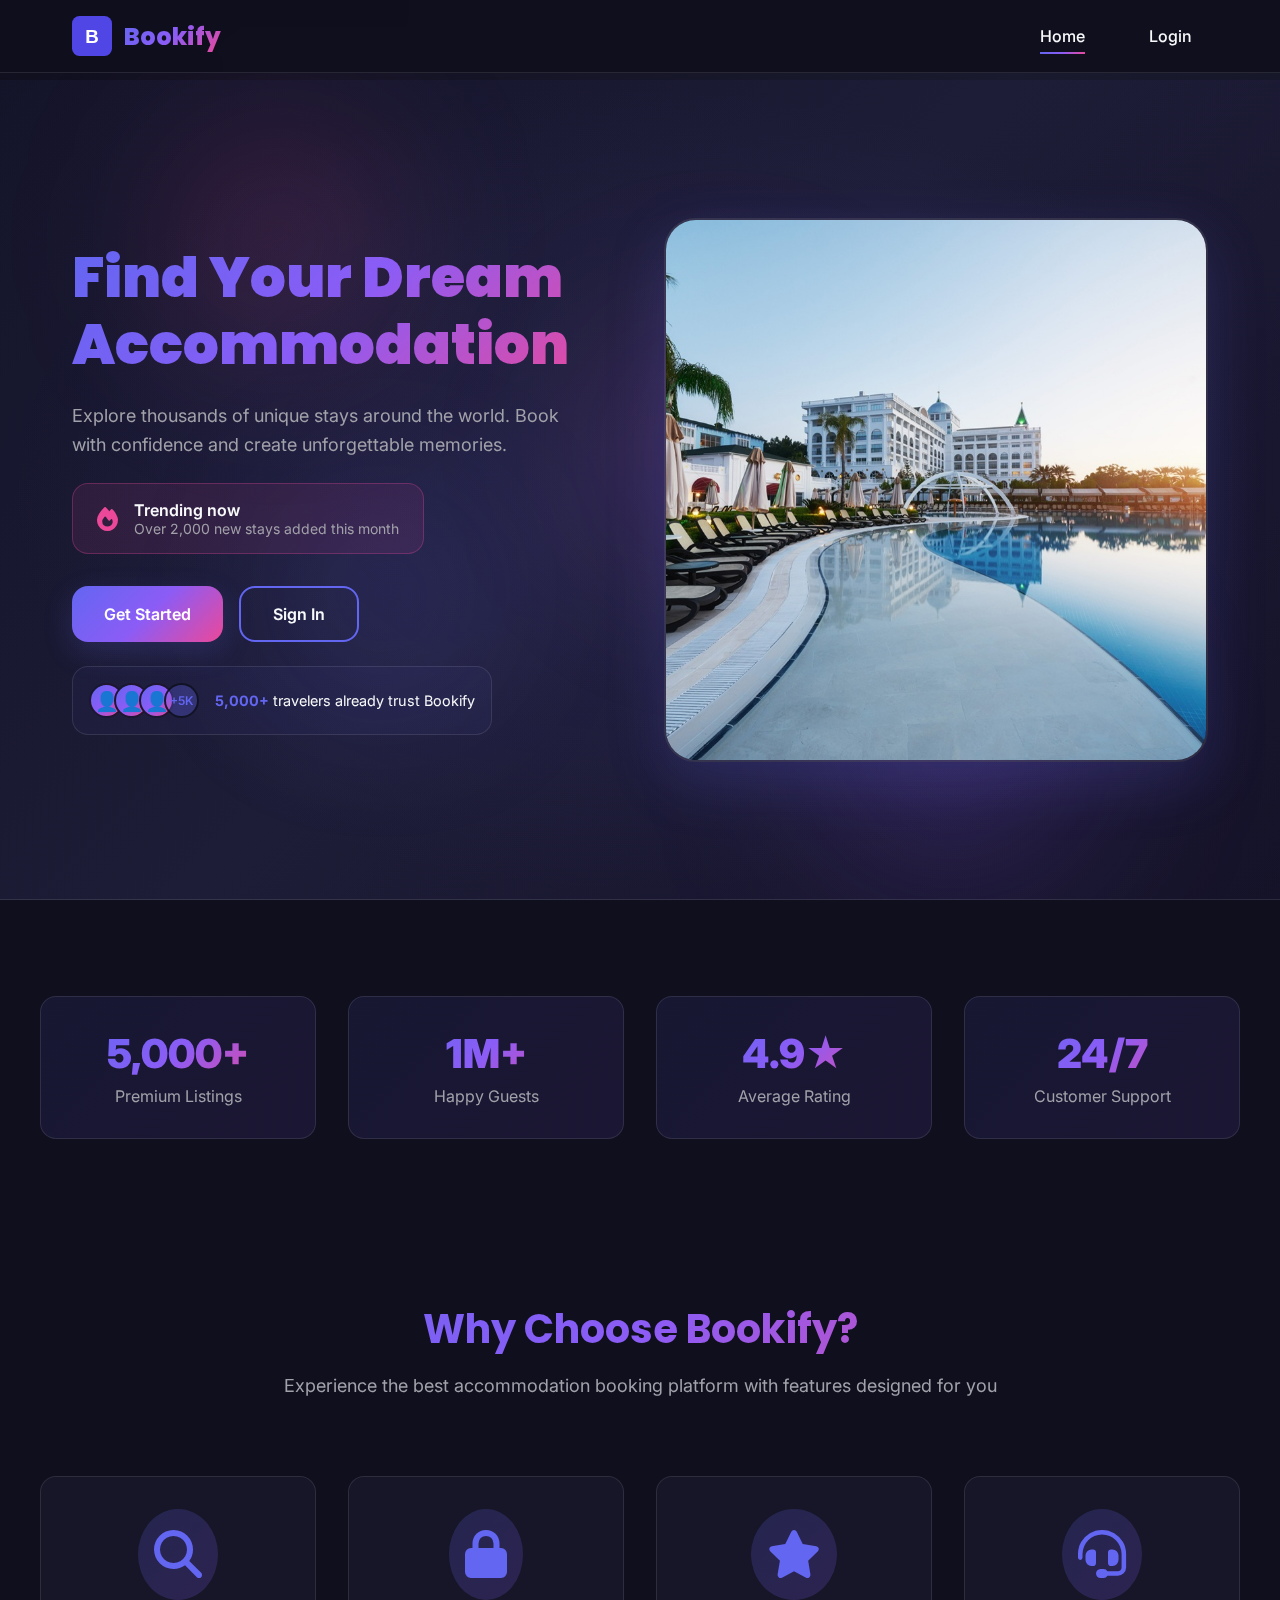
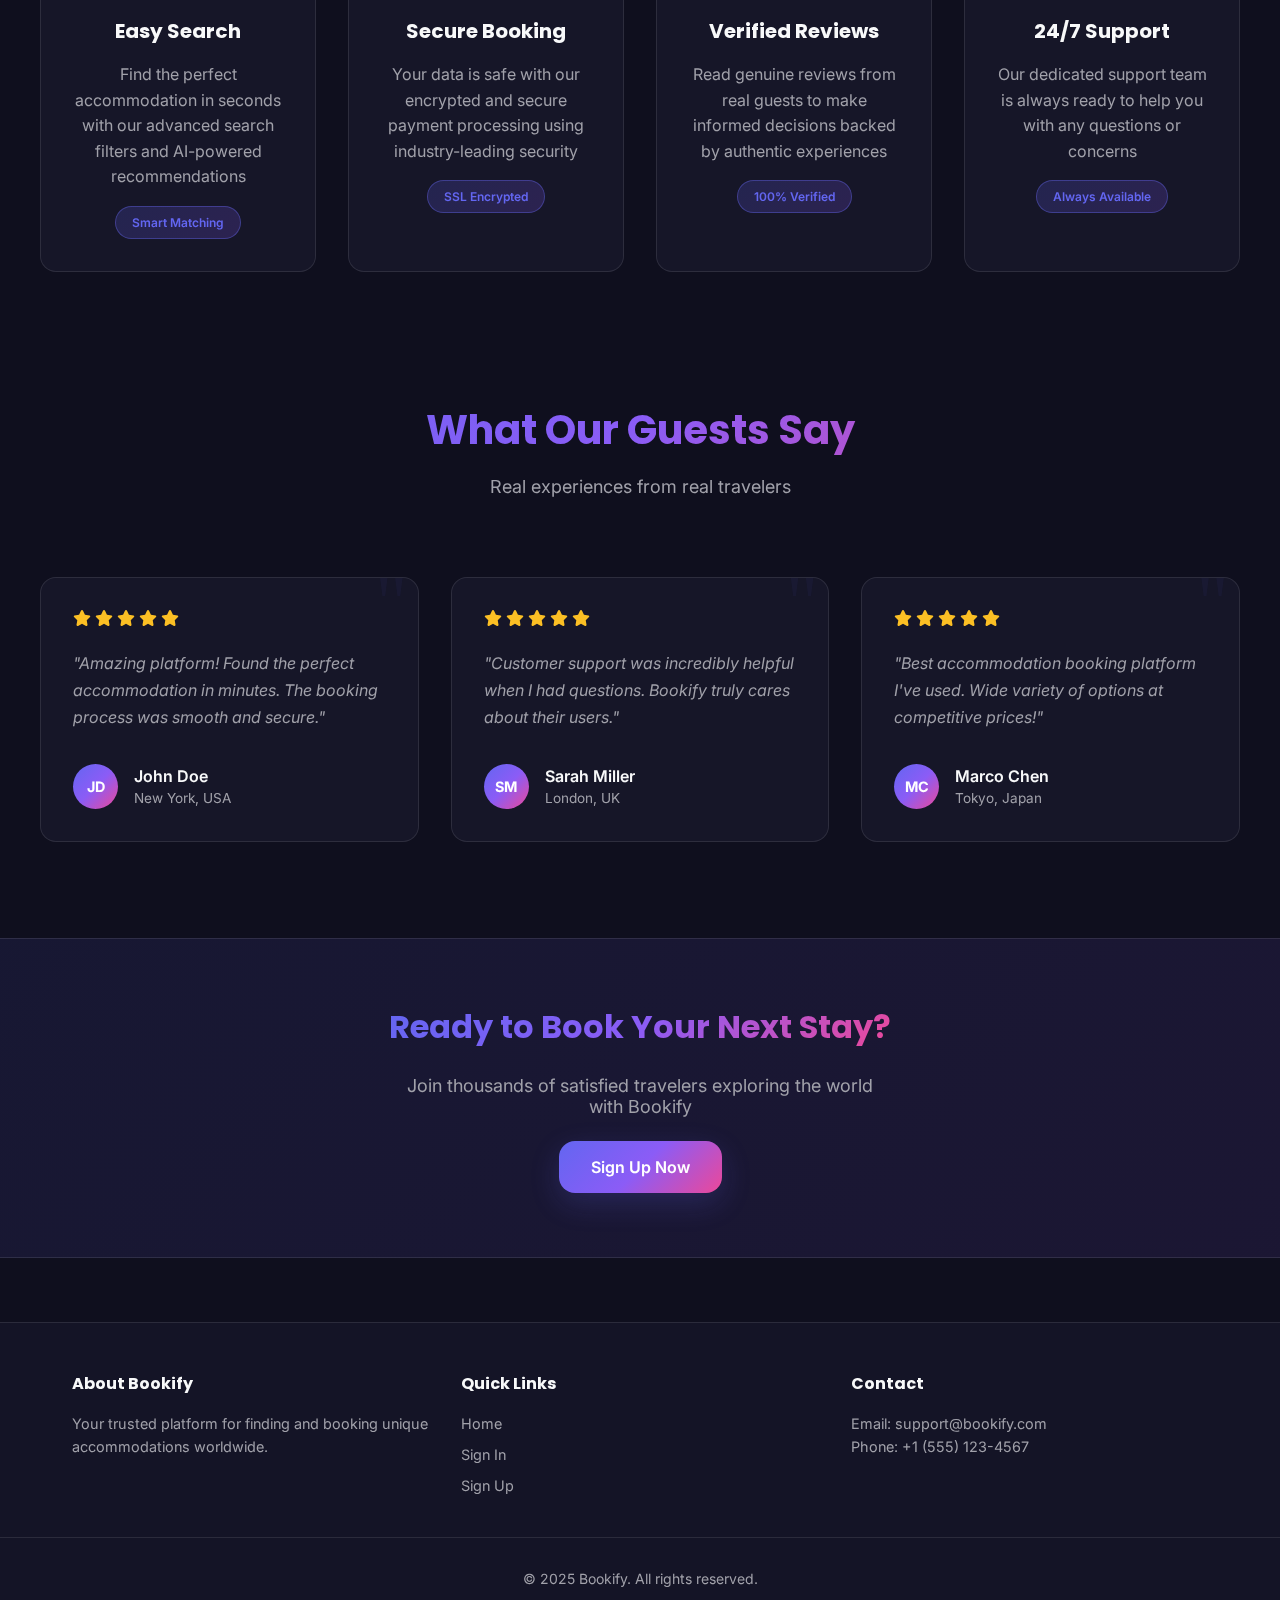
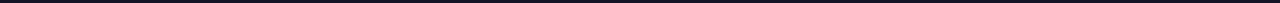
<file: index.html>
<!DOCTYPE html>
<html lang="en">

<head>
    <meta charset="UTF-8">
    <meta name="viewport" content="width=device-width, initial-scale=1.0">
    <title>Bookify - Discover Your Perfect Stay</title>
    <link rel="stylesheet" href="index.css">
    <link href="https://cdnjs.cloudflare.com/ajax/libs/font-awesome/6.4.0/css/all.min.css" rel="stylesheet">
    <link
        href="https://fonts.googleapis.com/css2?family=Inter:wght@300;400;500;600;700;800;900&family=Poppins:wght@300;400;500;600;700;800;900&display=swap"
        rel="stylesheet">
</head>

<body>
    <div class="bg-animation">
        <div class="bg-shapes">
            <div class="shape shape-1"></div>
            <div class="shape shape-2"></div>
            <div class="shape shape-3"></div>
            <div class="shape shape-4"></div>
        </div>
    </div>

    <header class="navbar">
        <div class="nav-container">
            <div class="logo">
                <div class="logo-icon">
                    <img src="assets/logo.svg" alt="Bookify logo" width="40" height="40">
                </div>
                <h1 class="logo-text">Bookify</h1>
            </div>
            <nav class="nav-links" id="navLinks">
                <a href="index.html" class="nav-link active">Home</a>
                <a href="login/login.html" class="nav-link">Login</a>
            </nav>
            <button class="mobile-menu-btn" id="mobileMenuBtn">
                <span></span>
                <span></span>
                <span></span>
            </button>
        </div>
    </header>

    <main class="main-content">
        <section class="hero hero-with-bg">
            <div class="hero-overlay"></div>
            <div class="hero-inner container">
                <div class="hero-content">
                    <h1 class="hero-title">Find Your Dream<br>Accommodation</h1>
                    <p class="hero-sub">Explore thousands of unique stays around the world. Book with confidence and
                        create unforgettable memories.</p>

                    <div class="hero-badge">
                        <i class="fas fa-fire"></i>
                        <div>
                            <strong>Trending now</strong>
                            <span>Over 2,000 new stays added this month</span>
                        </div>
                    </div>

                    <div class="hero-actions">
                        <a href="login/login.html" class="cta-btn">Get Started</a>
                        <a href="login/login.html" class="btn btn-outline">Sign In</a>
                    </div>

                    <div class="social-proof">
                        <div class="avatar-group">
                            <div class="avatar">👤</div>
                            <div class="avatar">👤</div>
                            <div class="avatar">👤</div>
                            <div class="avatar more">+5K</div>
                        </div>
                        <div class="proof-text">
                            <p><strong>5,000+</strong> travelers already trust Bookify</p>
                        </div>
                    </div>
                </div>

                <div class="hero-image">
                    <img src="assets/header.jpg" alt="Featured Accommodation" class="hero-img">
                </div>
            </div>
        </section>

        <section class="stats-section container">
            <div class="stats-grid">
                <div class="stat-item">
                    <div class="stat-number">5,000+</div>
                    <div class="stat-label">Premium Listings</div>
                </div>
                <div class="stat-item">
                    <div class="stat-number">1M+</div>
                    <div class="stat-label">Happy Guests</div>
                </div>
                <div class="stat-item">
                    <div class="stat-number">4.9★</div>
                    <div class="stat-label">Average Rating</div>
                </div>
                <div class="stat-item">
                    <div class="stat-number">24/7</div>
                    <div class="stat-label">Customer Support</div>
                </div>
            </div>
        </section>

        <section class="features-section container">
            <div class="section-header">
                <h2>Why Choose Bookify?</h2>
                <p>Experience the best accommodation booking platform with features designed for you</p>
            </div>
            <div class="features-grid">
                <div class="feature-card">
                    <div class="feature-icon">
                        <i class="fas fa-search"></i>
                    </div>
                    <h3>Easy Search</h3>
                    <p>Find the perfect accommodation in seconds with our advanced search filters and AI-powered
                        recommendations</p>
                    <div class="feature-badge">Smart Matching</div>
                </div>
                <div class="feature-card">
                    <div class="feature-icon">
                        <i class="fas fa-lock"></i>
                    </div>
                    <h3>Secure Booking</h3>
                    <p>Your data is safe with our encrypted and secure payment processing using industry-leading
                        security</p>
                    <div class="feature-badge">SSL Encrypted</div>
                </div>
                <div class="feature-card">
                    <div class="feature-icon">
                        <i class="fas fa-star"></i>
                    </div>
                    <h3>Verified Reviews</h3>
                    <p>Read genuine reviews from real guests to make informed decisions backed by authentic experiences
                    </p>
                    <div class="feature-badge">100% Verified</div>
                </div>
                <div class="feature-card">
                    <div class="feature-icon">
                        <i class="fas fa-headset"></i>
                    </div>
                    <h3>24/7 Support</h3>
                    <p>Our dedicated support team is always ready to help you with any questions or concerns</p>
                    <div class="feature-badge">Always Available</div>
                </div>
            </div>
        </section>

        <section class="testimonials-section container">
            <div class="section-header">
                <h2>What Our Guests Say</h2>
                <p>Real experiences from real travelers</p>
            </div>
            <div class="testimonials-grid">
                <div class="testimonial-card">
                    <div class="stars">
                        <i class="fas fa-star"></i>
                        <i class="fas fa-star"></i>
                        <i class="fas fa-star"></i>
                        <i class="fas fa-star"></i>
                        <i class="fas fa-star"></i>
                    </div>
                    <p class="testimonial-text">"Amazing platform! Found the perfect accommodation in minutes. The
                        booking process was smooth and secure."</p>
                    <div class="testimonial-author">
                        <div class="author-avatar">JD</div>
                        <div>
                            <div class="author-name">John Doe</div>
                            <div class="author-location">New York, USA</div>
                        </div>
                    </div>
                </div>
                <div class="testimonial-card">
                    <div class="stars">
                        <i class="fas fa-star"></i>
                        <i class="fas fa-star"></i>
                        <i class="fas fa-star"></i>
                        <i class="fas fa-star"></i>
                        <i class="fas fa-star"></i>
                    </div>
                    <p class="testimonial-text">"Customer support was incredibly helpful when I had questions. Bookify
                        truly cares about their users."</p>
                    <div class="testimonial-author">
                        <div class="author-avatar">SM</div>
                        <div>
                            <div class="author-name">Sarah Miller</div>
                            <div class="author-location">London, UK</div>
                        </div>
                    </div>
                </div>
                <div class="testimonial-card">
                    <div class="stars">
                        <i class="fas fa-star"></i>
                        <i class="fas fa-star"></i>
                        <i class="fas fa-star"></i>
                        <i class="fas fa-star"></i>
                        <i class="fas fa-star"></i>
                    </div>
                    <p class="testimonial-text">"Best accommodation booking platform I've used. Wide variety of options
                        at competitive prices!"</p>
                    <div class="testimonial-author">
                        <div class="author-avatar">MC</div>
                        <div>
                            <div class="author-name">Marco Chen</div>
                            <div class="author-location">Tokyo, Japan</div>
                        </div>
                    </div>
                </div>
            </div>
        </section>

        <section class="cta-section">
            <div class="cta-content container">
                <h2>Ready to Book Your Next Stay?</h2>
                <p>Join thousands of satisfied travelers exploring the world with Bookify</p>
                <a href="login/login.html" class="cta-btn">Sign Up Now</a>
            </div>
        </section>
    </main>

    <footer class="footer">
        <div class="footer-content container">
            <div class="footer-section">
                <h4>About Bookify</h4>
                <p>Your trusted platform for finding and booking unique accommodations worldwide.</p>
            </div>
            <div class="footer-section">
                <h4>Quick Links</h4>
                <ul>
                    <li><a href="index.html">Home</a></li>
                    <li><a href="login/login.html">Sign In</a></li>
                    <li><a href="login/signup.html">Sign Up</a></li>
                </ul>
            </div>
            <div class="footer-section">
                <h4>Contact</h4>
                <p>Email: support@bookify.com</p>
                <p>Phone: +1 (555) 123-4567</p>
            </div>
        </div>
        <div class="footer-bottom">
            <p>&copy; 2025 Bookify. All rights reserved.</p>
        </div>
    </footer>

    <script>
        // Mobile menu toggle
        const mobileMenuBtn = document.getElementById('mobileMenuBtn');
        const navLinks = document.getElementById('navLinks');

        mobileMenuBtn.addEventListener('click', () => {
            navLinks.classList.toggle('active');
        });

        // Close menu when a link is clicked
        document.querySelectorAll('.nav-link').forEach(link => {
            link.addEventListener('click', () => {
                navLinks.classList.remove('active');
            });
        });
    </script>
</body>

</html>
</file>
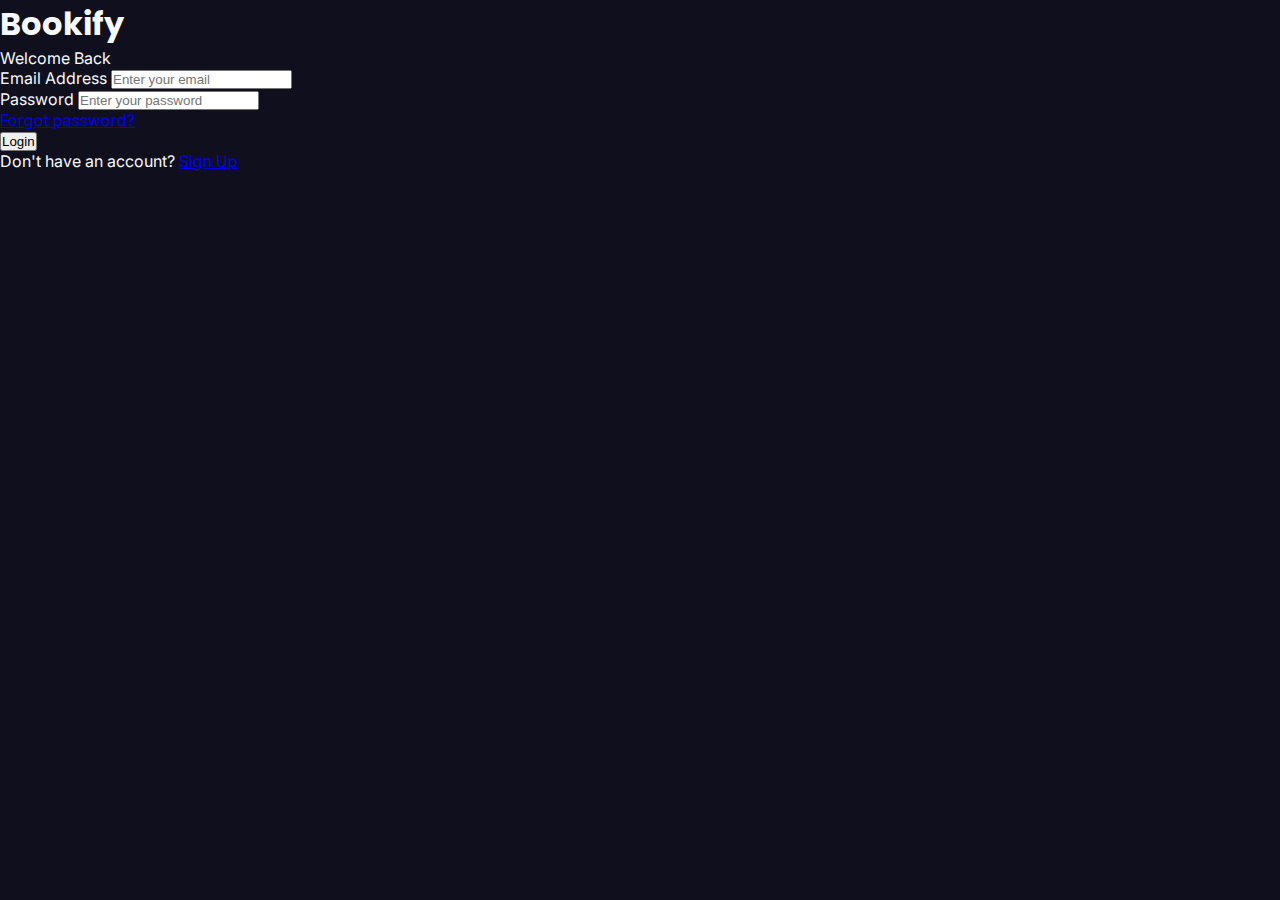
<file: login/index.html>
<!DOCTYPE html>
<html lang="en">

<head>
    <meta charset="UTF-8" />
    <meta name="viewport" content="width=device-width, initial-scale=1.0" />
    <title>Document</title>
    <link rel="stylesheet" href="style.css">
    <link href="https://cdn.jsdelivr.net/npm/bootstrap@5.3.8/dist/css/bootstrap.min.css" rel="stylesheet" integrity="sha384-sRIl4kxILFvY47J16cr9ZwB07vP4J8+LH7qKQnuqkuIAvNWLzeN8tE5YBujZqJLB" crossorigin="anonymous">
</head>

<body>
    <section class="login d-flex align-items-center justify-content-center w-100 vh-100">
        
        <div class="container py-5 h-100">
            <div class="text-center">
                <h1 class="logo">Bookify</h1>
                <p class="welcome">Welcome Back</p>
            </div>
            <div class="row d-flex justify-content-center align-items-center">
                <div class="col-12 col-md-8 col-lg-6 col-xl-5">
                    <div class="card" style="border-radius: 1.5rem">
                        <div class="card-body p-5">
                            <div class="mb-md-3 mt-md-4 ">

                                <div data-mdb-input-init class="form-outline form-white mb-2">
                                    <label class="form-label" for="typeEmailX">Email Address</label>
                                    <input type="email" id="typeEmailX" class="form-control form-control-lg" placeholder="Enter your email" />
                                </div>

                                <div data-mdb-input-init class="form-outline form-white mb-2">
                                    <label class="form-label" for="typePasswordX">Password</label>
                                    <input type="password" id="typePasswordX" class="form-control form-control-lg" placeholder="Enter your password" />
                                </div>

                                <p class="small mb-2 pb-lg-2">
                                    <a class="text-white-50" href="#!">Forgot password?</a>
                                </p>

                                <div class="d-flex justify-content-center">
                                    <button data-mdb-button-init data-mdb-ripple-init class="btn btn-outline-light btn-lg px-5 " type="submit">
                                        Login
                                    </button>
                                </div>
                            </div>

                            
                            <div class="text-center mt-3">
                                <p class="mb-0 text ">
                                    Don't have an account?
                                    <a href="#!" class="diff fw-bold">Sign Up</a>
                                </p>
                            </div>
                        </div>
                    </div>
                </div>
                
            </div>
            
        </div>
        
    </section>
    <script src="https://cdn.jsdelivr.net/npm/bootstrap@5.3.8/dist/js/bootstrap.bundle.min.js" integrity="sha384-FKyoEForCGlyvwx9Hj09JcYn3nv7wiPVlz7YYwJrWVcXK/BmnVDxM+D2scQbITxI" crossorigin="anonymous"></script>
</body>

</html>
</file>
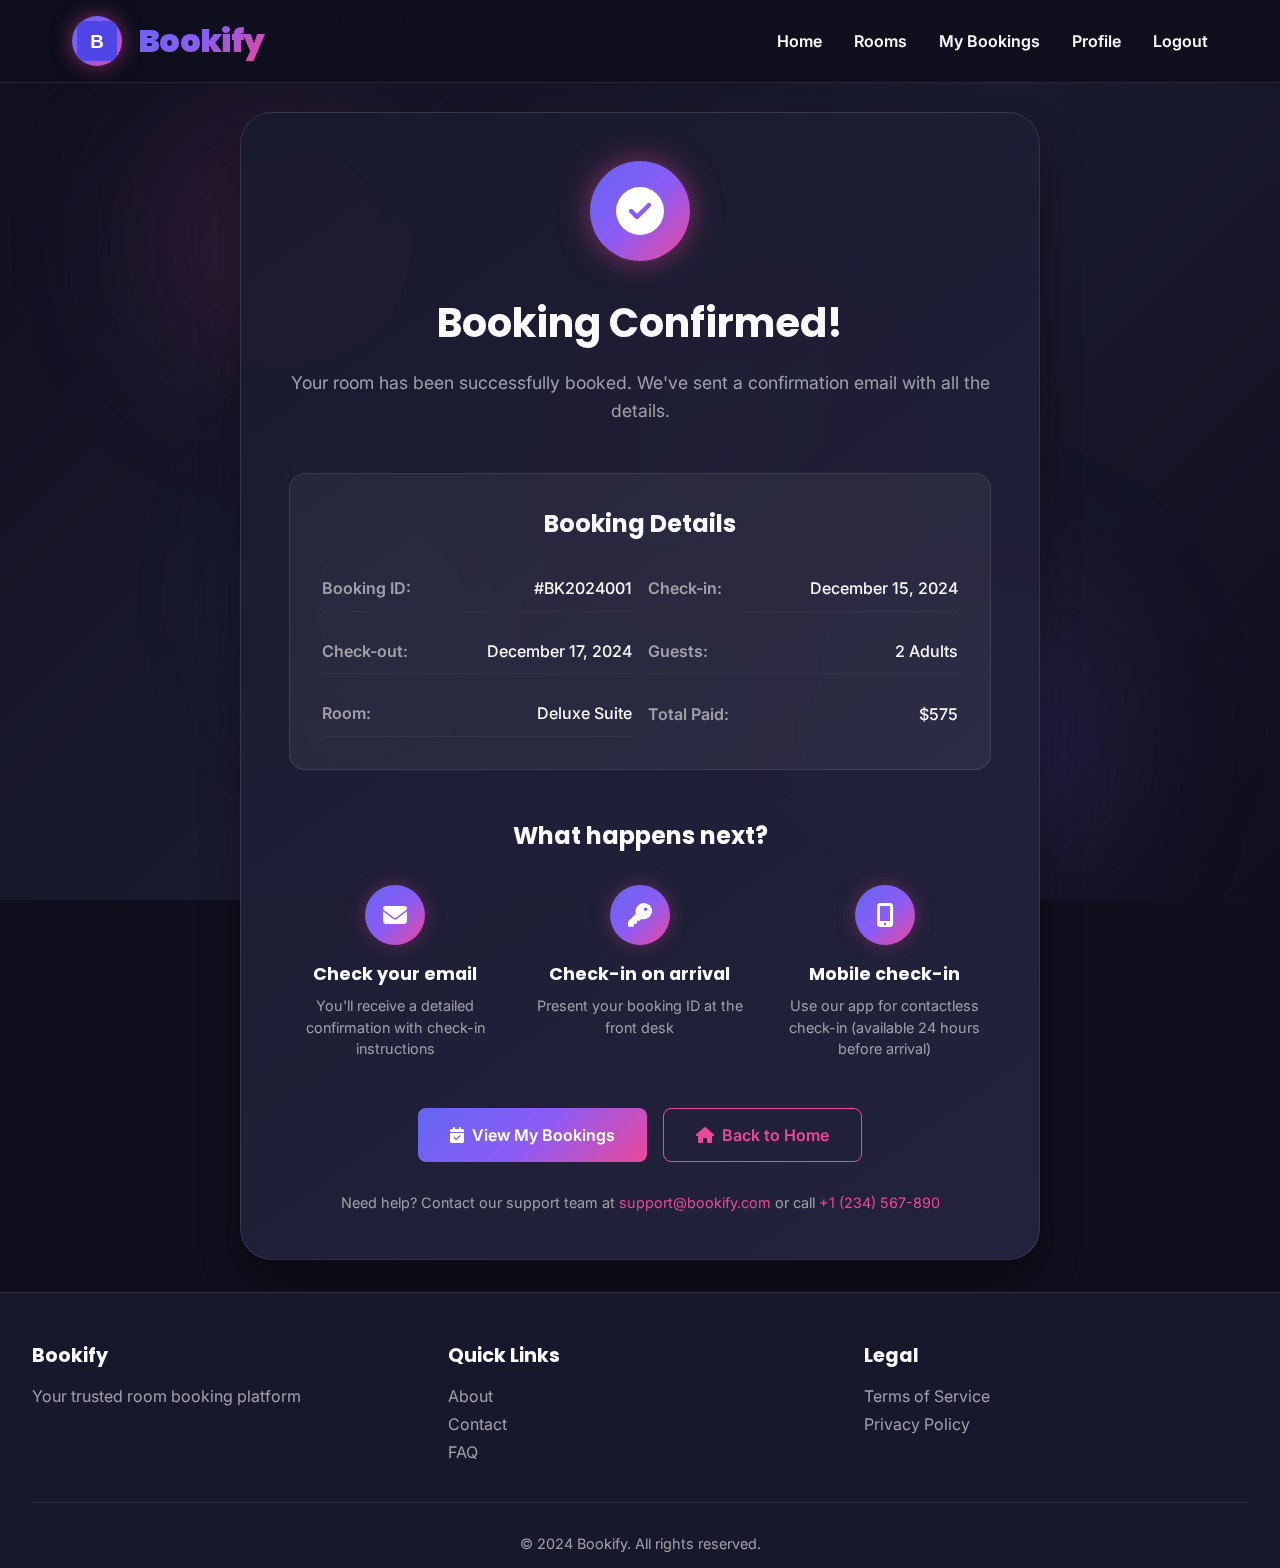
<file: booking-success.html>
<!DOCTYPE html>
<html lang="en">

<head>
    <meta charset="UTF-8">
    <meta name="viewport" content="width=device-width, initial-scale=1.0">
    <title>Bookify - Booking Confirmed</title>
    <link rel="stylesheet" href="booking-success.css">
    <link href="https://cdnjs.cloudflare.com/ajax/libs/font-awesome/6.4.0/css/all.min.css" rel="stylesheet">
    <link
        href="https://fonts.googleapis.com/css2?family=Inter:wght@300;400;500;600;700;800;900&family=Poppins:wght@300;400;500;600;700;800;900&display=swap"
        rel="stylesheet">
</head>

<body>
    <div class="bg-animation">
        <div class="bg-shapes">
            <div class="shape shape-1"></div>
            <div class="shape shape-2"></div>
            <div class="shape shape-3"></div>
            <div class="shape shape-4"></div>
        </div>
    </div>

    <header class="navbar">
        <div class="nav-container">
            <div class="logo">
                <div class="logo-icon">
                    <img src="assets/logo.svg" alt="Bookify logo" width="40" height="40">
                </div>
                <h1 class="logo-text">Bookify</h1>
            </div>
            <nav class="nav-links">
                <a href="home.html" class="nav-link">Home</a>
                <a href="rooms.html" class="nav-link">Rooms</a>
                <a href="my-bookings.html" class="nav-link">My Bookings</a>
                <a href="profile.html" class="nav-link">Profile</a>
                <a href="login/login.html" class="nav-link">Logout</a>
            </nav>
        </div>
    </header>

    <main class="main-content">
        <section class="success-section">
            <div class="container">
                <div class="success-card">
                    <div class="success-icon">
                        <i class="fas fa-check-circle"></i>
                    </div>

                    <h1>Booking Confirmed!</h1>
                    <p class="success-message">Your room has been successfully booked. We've sent a confirmation email
                        with all the details.</p>

                    <div class="booking-details">
                        <h3>Booking Details</h3>
                        <div class="detail-grid">
                            <div class="detail-item">
                                <span class="label">Booking ID:</span>
                                <span class="value">#BK2024001</span>
                            </div>
                            <div class="detail-item">
                                <span class="label">Check-in:</span>
                                <span class="value">December 15, 2024</span>
                            </div>
                            <div class="detail-item">
                                <span class="label">Check-out:</span>
                                <span class="value">December 17, 2024</span>
                            </div>
                            <div class="detail-item">
                                <span class="label">Guests:</span>
                                <span class="value">2 Adults</span>
                            </div>
                            <div class="detail-item">
                                <span class="label">Room:</span>
                                <span class="value">Deluxe Suite</span>
                            </div>
                            <div class="detail-item">
                                <span class="label">Total Paid:</span>
                                <span class="value">$575</span>
                            </div>
                        </div>
                    </div>

                    <div class="next-steps">
                        <h3>What happens next?</h3>
                        <div class="steps">
                            <div class="step">
                                <div class="step-icon">
                                    <i class="fas fa-envelope"></i>
                                </div>
                                <div class="step-content">
                                    <h4>Check your email</h4>
                                    <p>You'll receive a detailed confirmation with check-in instructions</p>
                                </div>
                            </div>
                            <div class="step">
                                <div class="step-icon">
                                    <i class="fas fa-key"></i>
                                </div>
                                <div class="step-content">
                                    <h4>Check-in on arrival</h4>
                                    <p>Present your booking ID at the front desk</p>
                                </div>
                            </div>
                            <div class="step">
                                <div class="step-icon">
                                    <i class="fas fa-mobile-alt"></i>
                                </div>
                                <div class="step-content">
                                    <h4>Mobile check-in</h4>
                                    <p>Use our app for contactless check-in (available 24 hours before arrival)</p>
                                </div>
                            </div>
                        </div>
                    </div>

                    <div class="action-buttons">
                        <a href="my-bookings.html" class="btn btn-primary">
                            <i class="fas fa-calendar-check"></i>
                            View My Bookings
                        </a>
                        <a href="home.html" class="btn btn-secondary">
                            <i class="fas fa-home"></i>
                            Back to Home
                        </a>
                    </div>

                    <div class="contact-info">
                        <p>Need help? Contact our support team at <a
                                href="mailto:support@bookify.com">support@bookify.com</a> or call <a
                                href="tel:+1234567890">+1 (234) 567-890</a></p>
                    </div>
                </div>
            </div>
        </section>
    </main>

    <footer class="footer">
        <div class="container">
            <div class="footer-content">
                <div class="footer-section">
                    <h4>Bookify</h4>
                    <p>Your trusted room booking platform</p>
                </div>
                <div class="footer-section">
                    <h4>Quick Links</h4>
                    <a href="about.html">About</a>
                    <a href="contact.html">Contact</a>
                    <a href="faq.html">FAQ</a>
                </div>
                <div class="footer-section">
                    <h4>Legal</h4>
                    <a href="terms.html">Terms of Service</a>
                    <a href="privacy.html">Privacy Policy</a>
                </div>
            </div>
            <div class="footer-bottom">
                <p>&copy; 2024 Bookify. All rights reserved.</p>
            </div>
        </div>
    </footer>

    <div class="particles" id="particles"></div>

    <script>
        function createParticles() {
            const particlesContainer = document.getElementById('particles');
            const particleCount = 50;

            for (let i = 0; i < particleCount; i++) {
                const particle = document.createElement('div');
                particle.className = 'particle';
                particle.style.left = Math.random() * 100 + '%';
                particle.style.animationDelay = Math.random() * 20 + 's';
                particle.style.animationDuration = (Math.random() * 10 + 10) + 's';
                particlesContainer.appendChild(particle);
            }
        }

        function downloadConfirmation() {
            // Placeholder for download functionality
            alert('Downloading booking confirmation...');
        }

        createParticles();
    </script>
</body>

</html>
</file>
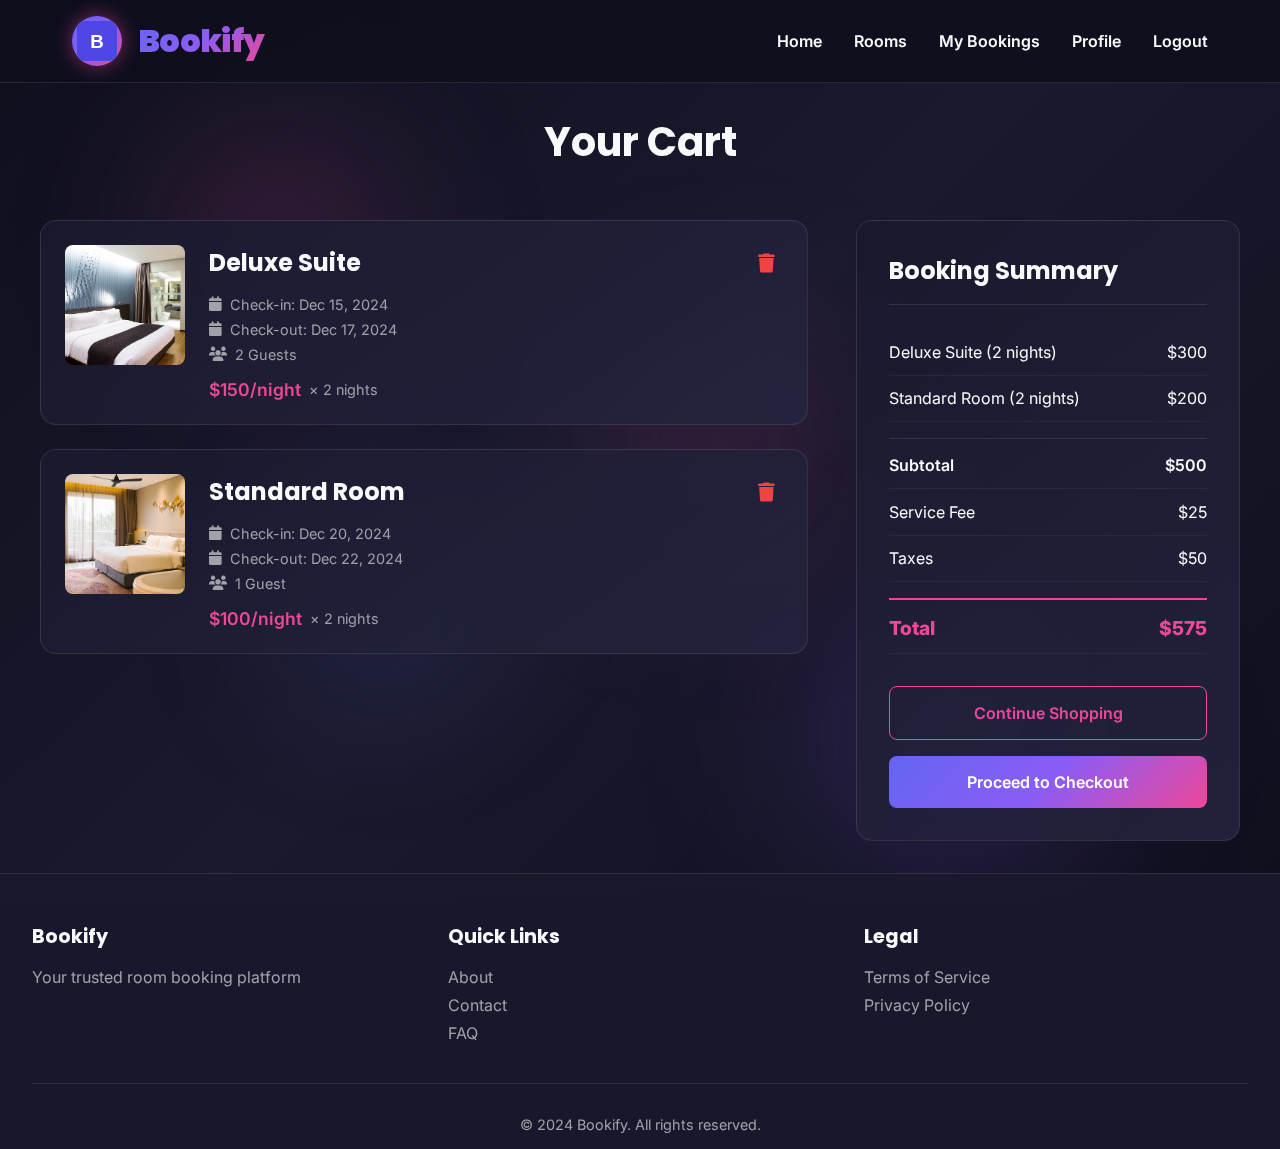
<file: cart.html>
<!DOCTYPE html>
<html lang="en">

<head>
    <meta charset="UTF-8">
    <meta name="viewport" content="width=device-width, initial-scale=1.0">
    <title>Bookify - Cart</title>
    <link rel="stylesheet" href="cart.css">
    <link href="https://cdnjs.cloudflare.com/ajax/libs/font-awesome/6.4.0/css/all.min.css" rel="stylesheet">
    <link
        href="https://fonts.googleapis.com/css2?family=Inter:wght@300;400;500;600;700;800;900&family=Poppins:wght@300;400;500;600;700;800;900&display=swap"
        rel="stylesheet">
</head>

<body>
    <div class="bg-animation">
        <div class="bg-shapes">
            <div class="shape shape-1"></div>
            <div class="shape shape-2"></div>
            <div class="shape shape-3"></div>
            <div class="shape shape-4"></div>
        </div>
    </div>

    <header class="navbar">
        <div class="nav-container">
            <div class="logo">
                <div class="logo-icon">
                    <img src="assets/logo.svg" alt="Bookify logo" width="40" height="40">
                </div>
                <h1 class="logo-text">Bookify</h1>
            </div>
            <nav class="nav-links" id="navLinks">
                <a href="home.html" class="nav-link">Home</a>
                <a href="rooms.html" class="nav-link">Rooms</a>
                <a href="my-bookings.html" class="nav-link">My Bookings</a>
                <a href="profile.html" class="nav-link">Profile</a>
                <a href="login/login.html" class="nav-link">Logout</a>
            </nav>
            <button class="mobile-menu-btn" id="mobileMenuBtn">
                <span></span>
                <span></span>
                <span></span>
            </button>
        </div>
    </header>

    <main class="main-content">
        <section class="cart-section">
            <div class="container">
                <h1>Your Cart</h1>

                <div class="cart-content">
                    <div class="cart-items">
                        <!-- Dynamic cart items will be inserted here -->
                        <div class="cart-item">
                            <div class="item-image">
                                <img src="assets/property-1.jpg" alt="Deluxe Suite">
                            </div>
                            <div class="item-details">
                                <h3>Deluxe Suite</h3>
                                <div class="item-info">
                                    <span><i class="fas fa-calendar"></i> Check-in: Dec 15, 2024</span>
                                    <span><i class="fas fa-calendar"></i> Check-out: Dec 17, 2024</span>
                                    <span><i class="fas fa-users"></i> 2 Guests</span>
                                </div>
                                <div class="item-price">
                                    <span class="price">$150/night</span>
                                    <span class="nights">× 2 nights</span>
                                </div>
                            </div>
                            <div class="item-actions">
                                <button class="remove-btn" onclick="removeItem(1)">
                                    <i class="fas fa-trash"></i>
                                </button>
                            </div>
                        </div>

                        <div class="cart-item">
                            <div class="item-image">
                                <img src="assets/property-2.jpg" alt="Standard Room">
                            </div>
                            <div class="item-details">
                                <h3>Standard Room</h3>
                                <div class="item-info">
                                    <span><i class="fas fa-calendar"></i> Check-in: Dec 20, 2024</span>
                                    <span><i class="fas fa-calendar"></i> Check-out: Dec 22, 2024</span>
                                    <span><i class="fas fa-users"></i> 1 Guest</span>
                                </div>
                                <div class="item-price">
                                    <span class="price">$100/night</span>
                                    <span class="nights">× 2 nights</span>
                                </div>
                            </div>
                            <div class="item-actions">
                                <button class="remove-btn" onclick="removeItem(2)">
                                    <i class="fas fa-trash"></i>
                                </button>
                            </div>
                        </div>

                        <!-- Empty cart state -->
                        <!-- <div class="empty-cart">
                            <i class="fas fa-shopping-cart"></i>
                            <h3>Your cart is empty</h3>
                            <p>Add some rooms to get started!</p>
                            <a href="rooms.html" class="btn btn-primary">Browse Rooms</a>
                        </div> -->
                    </div>

                    <div class="cart-summary">
                        <h3>Booking Summary</h3>
                        <div class="summary-item">
                            <span>Deluxe Suite (2 nights)</span>
                            <span>$300</span>
                        </div>
                        <div class="summary-item">
                            <span>Standard Room (2 nights)</span>
                            <span>$200</span>
                        </div>
                        <div class="summary-item subtotal">
                            <span>Subtotal</span>
                            <span>$500</span>
                        </div>
                        <div class="summary-item">
                            <span>Service Fee</span>
                            <span>$25</span>
                        </div>
                        <div class="summary-item">
                            <span>Taxes</span>
                            <span>$50</span>
                        </div>
                        <div class="summary-item total">
                            <span>Total</span>
                            <span>$575</span>
                        </div>



                        <div class="checkout-actions">
                            <a href="rooms.html" class="btn btn-secondary">Continue Shopping</a>
                            <a href="checkout.html" class="btn btn-primary">Proceed to Checkout</a>
                        </div>
                    </div>
                </div>
            </div>
        </section>
    </main>

    <footer class="footer">
        <div class="container">
            <div class="footer-content">
                <div class="footer-section">
                    <h4>Bookify</h4>
                    <p>Your trusted room booking platform</p>
                </div>
                <div class="footer-section">
                    <h4>Quick Links</h4>
                    <a href="about.html">About</a>
                    <a href="contact.html">Contact</a>
                    <a href="faq.html">FAQ</a>
                </div>
                <div class="footer-section">
                    <h4>Legal</h4>
                    <a href="terms.html">Terms of Service</a>
                    <a href="privacy.html">Privacy Policy</a>
                </div>
            </div>
            <div class="footer-bottom">
                <p>&copy; 2024 Bookify. All rights reserved.</p>
            </div>
        </div>
    </footer>

    <div class="particles" id="particles"></div>

    <script>
        function createParticles() {
            const particlesContainer = document.getElementById('particles');
            const particleCount = 50;

            for (let i = 0; i < particleCount; i++) {
                const particle = document.createElement('div');
                particle.className = 'particle';
                particle.style.left = Math.random() * 100 + '%';
                particle.style.animationDelay = Math.random() * 20 + 's';
                particle.style.animationDuration = (Math.random() * 10 + 10) + 's';
                particlesContainer.appendChild(particle);
            }
        }

        // Mobile menu toggle
        const mobileMenuBtn = document.getElementById('mobileMenuBtn');
        const navLinks = document.getElementById('navLinks');

        if (mobileMenuBtn) {
            mobileMenuBtn.addEventListener('click', () => {
                navLinks.classList.toggle('active');
                mobileMenuBtn.classList.toggle('active');
            });

            // Close menu when a link is clicked
            const navLinkElements = navLinks.querySelectorAll('.nav-link');
            navLinkElements.forEach(link => {
                link.addEventListener('click', () => {
                    navLinks.classList.remove('active');
                    mobileMenuBtn.classList.remove('active');
                });
            });
        }

        function removeItem(itemId) {
            // Placeholder for remove item functionality
            if (confirm('Are you sure you want to remove this item from your cart?')) {
                // Remove item logic here
                console.log('Removing item:', itemId);
            }
        }

        function applyPromo() {
            const promoCode = document.getElementById('promoCode').value;
            if (promoCode) {
                // Placeholder for promo code application
                alert('Promo code applied: ' + promoCode);
            } else {
                alert('Please enter a promo code');
            }
        }

        createParticles();
    </script>
</body>

</html>
</file>
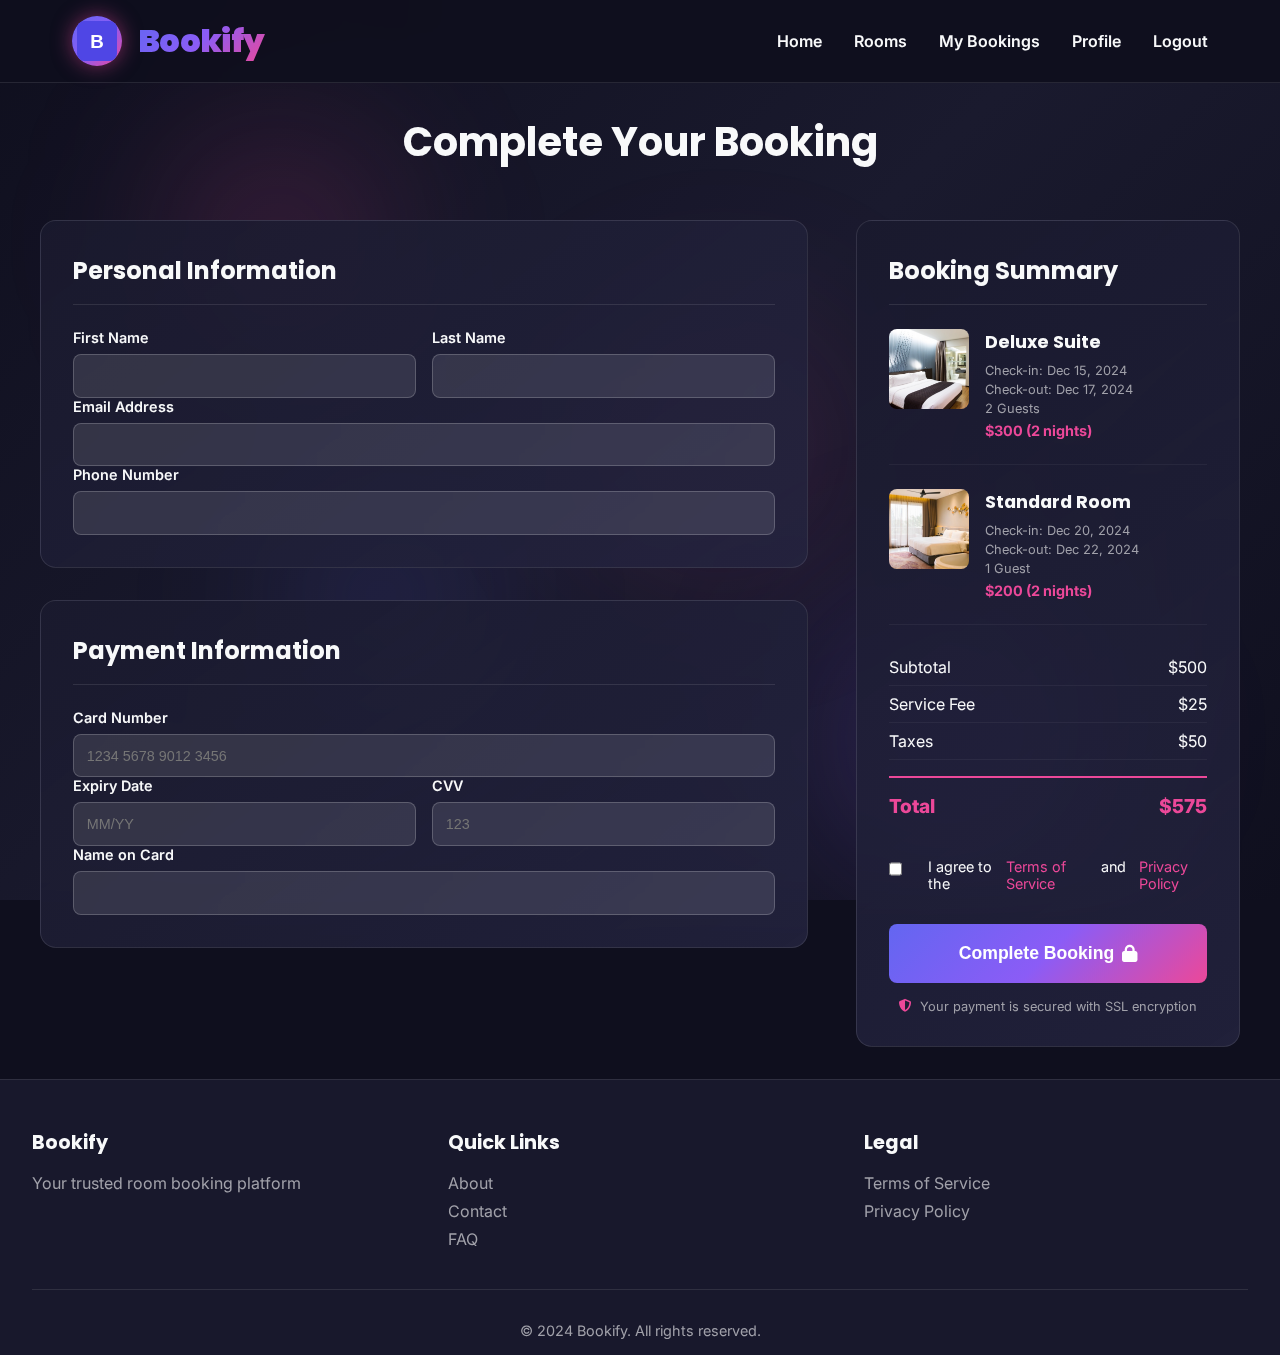
<file: checkout.html>
<!DOCTYPE html>
<html lang="en">

<head>
    <meta charset="UTF-8">
    <meta name="viewport" content="width=device-width, initial-scale=1.0">
    <title>Bookify - Checkout</title>
    <link rel="stylesheet" href="checkout.css">
    <link href="https://cdnjs.cloudflare.com/ajax/libs/font-awesome/6.4.0/css/all.min.css" rel="stylesheet">
    <link
        href="https://fonts.googleapis.com/css2?family=Inter:wght@300;400;500;600;700;800;900&family=Poppins:wght@300;400;500;600;700;800;900&display=swap"
        rel="stylesheet">
</head>

<body>
    <div class="bg-animation">
        <div class="bg-shapes">
            <div class="shape shape-1"></div>
            <div class="shape shape-2"></div>
            <div class="shape shape-3"></div>
            <div class="shape shape-4"></div>
        </div>
    </div>

    <header class="navbar">
        <div class="nav-container">
            <div class="logo">
                <div class="logo-icon">
                    <img src="assets/logo.svg" alt="Bookify logo" width="40" height="40">
                </div>
                <h1 class="logo-text">Bookify</h1>
            </div>
            <nav class="nav-links" id="navLinks">
                <a href="home.html" class="nav-link">Home</a>
                <a href="rooms.html" class="nav-link">Rooms</a>
                <a href="my-bookings.html" class="nav-link">My Bookings</a>
                <a href="profile.html" class="nav-link">Profile</a>
                <a href="login/login.html" class="nav-link">Logout</a>
            </nav>
            <button class="mobile-menu-btn" id="mobileMenuBtn">
                <span></span>
                <span></span>
                <span></span>
            </button>
        </div>
    </header>

    <main class="main-content">
        <section class="checkout-section">
            <div class="container">
                <h1>Complete Your Booking</h1>

                <div class="checkout-content">
                    <div class="checkout-form">
                        <div class="form-section">
                            <h3>Personal Information</h3>
                            <form id="checkoutForm">
                                <div class="form-row">
                                    <div class="form-group">
                                        <label for="firstName">First Name</label>
                                        <input type="text" id="firstName" required>
                                    </div>
                                    <div class="form-group">
                                        <label for="lastName">Last Name</label>
                                        <input type="text" id="lastName" required>
                                    </div>
                                </div>

                                <div class="form-group">
                                    <label for="email">Email Address</label>
                                    <input type="email" id="email" required>
                                </div>

                                <div class="form-group">
                                    <label for="phone">Phone Number</label>
                                    <input type="tel" id="phone" required>
                                </div>
                            </form>
                        </div>

                        <div class="form-section">
                            <h3>Payment Information</h3>


                            <div class="card-details" id="cardDetails">
                                <div class="form-group">
                                    <label for="cardNumber">Card Number</label>
                                    <input type="text" id="cardNumber" placeholder="1234 5678 9012 3456" required>
                                </div>

                                <div class="form-row">
                                    <div class="form-group">
                                        <label for="expiryDate">Expiry Date</label>
                                        <input type="text" id="expiryDate" placeholder="MM/YY" required>
                                    </div>
                                    <div class="form-group">
                                        <label for="cvv">CVV</label>
                                        <input type="text" id="cvv" placeholder="123" required>
                                    </div>
                                </div>

                                <div class="form-group">
                                    <label for="cardName">Name on Card</label>
                                    <input type="text" id="cardName" required>
                                </div>
                            </div>
                        </div>

                    </div>

                    <div class="booking-summary">
                        <h3>Booking Summary</h3>

                        <div class="booking-item">
                            <div class="item-image">
                                <img src="assets/property-1.jpg" alt="Deluxe Suite">
                            </div>
                            <div class="item-details">
                                <h4>Deluxe Suite</h4>
                                <p>Check-in: Dec 15, 2024</p>
                                <p>Check-out: Dec 17, 2024</p>
                                <p>2 Guests</p>
                                <span class="item-price">$300 (2 nights)</span>
                            </div>
                        </div>

                        <div class="booking-item">
                            <div class="item-image">
                                <img src="assets/property-2.jpg" alt="Standard Room">
                            </div>
                            <div class="item-details">
                                <h4>Standard Room</h4>
                                <p>Check-in: Dec 20, 2024</p>
                                <p>Check-out: Dec 22, 2024</p>
                                <p>1 Guest</p>
                                <span class="item-price">$200 (2 nights)</span>
                            </div>
                        </div>

                        <div class="summary-breakdown">
                            <div class="summary-row">
                                <span>Subtotal</span>
                                <span>$500</span>
                            </div>
                            <div class="summary-row">
                                <span>Service Fee</span>
                                <span>$25</span>
                            </div>
                            <div class="summary-row">
                                <span>Taxes</span>
                                <span>$50</span>
                            </div>
                            <div class="summary-row total">
                                <span>Total</span>
                                <span>$575</span>
                            </div>
                        </div>

                        <div class="terms-agreement">
                            <label class="checkbox-wrapper">
                                <input type="checkbox" id="termsAgree" required>
                                <span class="checkmark"></span>
                                I agree to the <a href="terms.html">Terms of Service</a> and <a
                                    href="privacy.html">Privacy Policy</a>
                            </label>
                        </div>

                        <button type="submit" form="checkoutForm" class="btn btn-primary btn-large">
                            <span>Complete Booking</span>
                            <i class="fas fa-lock"></i>
                        </button>

                        <div class="secure-notice">
                            <i class="fas fa-shield-alt"></i>
                            <span>Your payment is secured with SSL encryption</span>
                        </div>
                    </div>
                </div>
            </div>
        </section>
    </main>

    <footer class="footer">
        <div class="container">
            <div class="footer-content">
                <div class="footer-section">
                    <h4>Bookify</h4>
                    <p>Your trusted room booking platform</p>
                </div>
                <div class="footer-section">
                    <h4>Quick Links</h4>
                    <a href="about.html">About</a>
                    <a href="contact.html">Contact</a>
                    <a href="faq.html">FAQ</a>
                </div>
                <div class="footer-section">
                    <h4>Legal</h4>
                    <a href="terms.html">Terms of Service</a>
                    <a href="privacy.html">Privacy Policy</a>
                </div>
            </div>
            <div class="footer-bottom">
                <p>&copy; 2024 Bookify. All rights reserved.</p>
            </div>
        </div>
    </footer>

    <div class="particles" id="particles"></div>

    <script>
        function createParticles() {
            const particlesContainer = document.getElementById('particles');
            const particleCount = 50;

            for (let i = 0; i < particleCount; i++) {
                const particle = document.createElement('div');
                particle.className = 'particle';
                particle.style.left = Math.random() * 100 + '%';
                particle.style.animationDelay = Math.random() * 20 + 's';
                particle.style.animationDuration = (Math.random() * 10 + 10) + 's';
                particlesContainer.appendChild(particle);
            }
        }

        // Mobile menu toggle
        const mobileMenuBtn = document.getElementById('mobileMenuBtn');
        const navLinks = document.getElementById('navLinks');

        if (mobileMenuBtn) {
            mobileMenuBtn.addEventListener('click', () => {
                navLinks.classList.toggle('active');
                mobileMenuBtn.classList.toggle('active');
            });

            // Close menu when a link is clicked
            const navLinkElements = navLinks.querySelectorAll('.nav-link');
            navLinkElements.forEach(link => {
                link.addEventListener('click', () => {
                    navLinks.classList.remove('active');
                    mobileMenuBtn.classList.remove('active');
                });
            });
        }

        // Payment method selection
        document.querySelectorAll('.payment-method').forEach(method => {
            method.addEventListener('click', function () {
                document.querySelectorAll('.payment-method').forEach(m => m.classList.remove('active'));
                this.classList.add('active');
            });
        });

        // Form submission
        document.getElementById('checkoutForm').addEventListener('submit', function (e) {
            e.preventDefault();

            const termsAgreed = document.getElementById('termsAgree').checked;
            if (!termsAgreed) {
                alert('Please agree to the terms and conditions');
                return;
            }

            // Placeholder for form validation and submission
            const submitBtn = document.querySelector('.btn-large');
            submitBtn.innerHTML = '<span>Processing...</span><i class="fas fa-spinner fa-spin"></i>';
            submitBtn.disabled = true;

            setTimeout(() => {
                window.location.href = 'booking-success.html';
            }, 2000);
        });

        createParticles();
    </script>
</body>

</html>
</file>
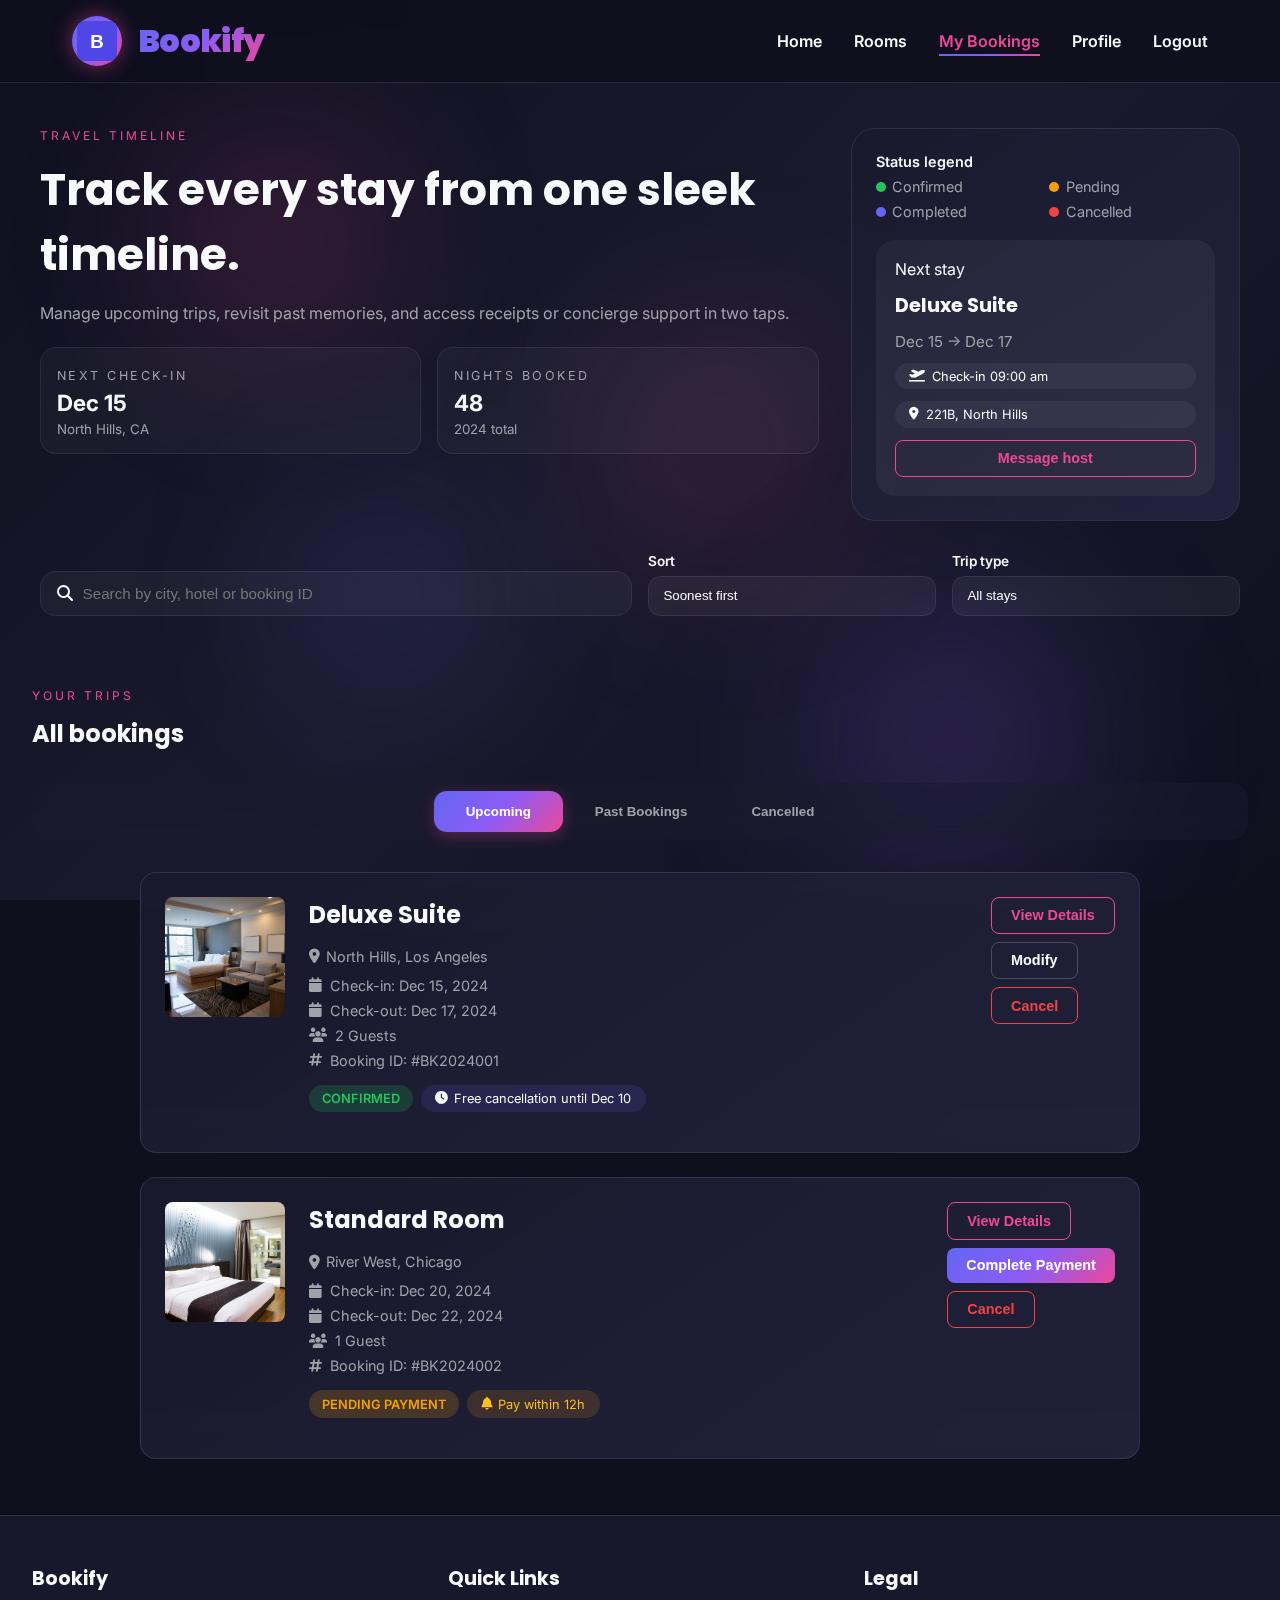
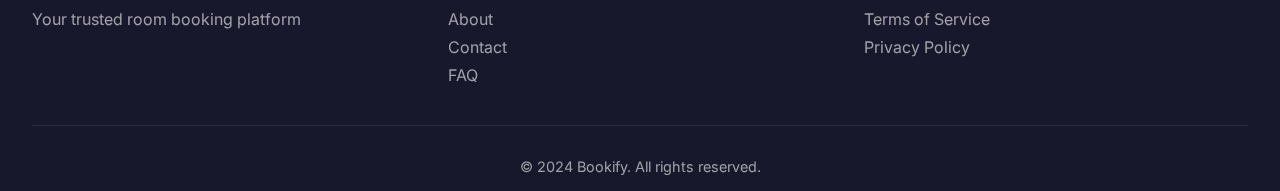
<file: my-bookings.html>
<!DOCTYPE html>
<html lang="en">

<head>
    <meta charset="UTF-8">
    <meta name="viewport" content="width=device-width, initial-scale=1.0">
    <title>Bookify - My Bookings</title>
    <link rel="stylesheet" href="my-bookings.css">
    <link href="https://cdnjs.cloudflare.com/ajax/libs/font-awesome/6.4.0/css/all.min.css" rel="stylesheet">
    <link
        href="https://fonts.googleapis.com/css2?family=Inter:wght@300;400;500;600;700;800;900&family=Poppins:wght@300;400;500;600;700;800;900&display=swap"
        rel="stylesheet">
</head>

<body>
    <div class="bg-animation">
        <div class="bg-shapes">
            <div class="shape shape-1"></div>
            <div class="shape shape-2"></div>
            <div class="shape shape-3"></div>
            <div class="shape shape-4"></div>
        </div>
    </div>
    <header class="navbar">
        <div class="nav-container">
            <div class="logo">
                <div class="logo-icon">
                    <img src="assets/logo.svg" alt="Bookify logo" width="40" height="40">
                </div>
                <h1 class="logo-text">Bookify</h1>
            </div>
            <nav class="nav-links" id="navLinks">
                <a href="home.html" class="nav-link">Home</a>
                <a href="rooms.html" class="nav-link">Rooms</a>
                <a href="my-bookings.html" class="nav-link active">My Bookings</a>
                <a href="profile.html" class="nav-link">Profile</a>
                <a href="login/login.html" class="nav-link">Logout</a>
            </nav>
            <button class="mobile-menu-btn" id="mobileMenuBtn">
                <span></span>
                <span></span>
                <span></span>
            </button>
        </div>
    </header>

    <main class="main-content">
        <section class="booking-hero">
            <div class="container hero-grid">
                <div class="hero-copy">
                    <p class="eyebrow">Travel timeline</p>
                    <h1>Track every stay from one sleek timeline.</h1>
                    <p class="hero-sub">Manage upcoming trips, revisit past memories, and access receipts or concierge
                        support in two taps.</p>

                    <div class="hero-stats">
                        <div class="stat-card">
                            <span class="stat-label">Next check-in</span>
                            <span class="stat-value">Dec 15</span>
                            <small>North Hills, CA</small>
                        </div>
                        <div class="stat-card">
                            <span class="stat-label">Nights booked</span>
                            <span class="stat-value">48</span>
                            <small>2024 total</small>
                        </div>
                    </div>
                </div>
                <div class="hero-panel">
                    <div class="status-legend">
                        <p class="legend-title">Status legend</p>
                        <div><span class="dot confirmed"></span>Confirmed</div>
                        <div><span class="dot pending"></span>Pending</div>
                        <div><span class="dot completed"></span>Completed</div>
                        <div><span class="dot cancelled"></span>Cancelled</div>
                    </div>
                    <div class="upcoming-card">
                        <p>Next stay</p>
                        <h3>Deluxe Suite</h3>
                        <span class="date-range">Dec 15 → Dec 17</span>
                        <div class="pill">
                            <i class="fas fa-plane-departure"></i> Check-in 09:00 am
                        </div>
                        <div class="pill">
                            <i class="fas fa-map-marker-alt"></i> 221B, North Hills
                        </div>
                        <button class="btn btn-secondary pill-btn">Message host</button>
                    </div>
                </div>
            </div>
        </section>

        <section class="booking-controls">
            <div class="container controls-grid">
                <div class="search-field">
                    <i class="fas fa-search"></i>
                    <input type="text" id="bookingSearch" placeholder="Search by city, hotel or booking ID">
                </div>
                <div class="filter-field">
                    <label for="bookingSort">Sort</label>
                    <select id="bookingSort">
                        <option value="upcoming">Soonest first</option>
                        <option value="recent">Recently added</option>
                        <option value="long">Longest stay</option>
                    </select>
                </div>
                <div class="filter-field">
                    <label for="bookingType">Trip type</label>
                    <select id="bookingType">
                        <option value="">All stays</option>
                        <option value="work">Work</option>
                        <option value="leisure">Leisure</option>
                        <option value="family">Family</option>
                    </select>
                </div>

            </div>
        </section>

        <section class="bookings-section">
            <div class="container">
                <div class="section-header">
                    <div>
                        <p class="eyebrow">Your trips</p>
                        <h2>All bookings</h2>
                    </div>
                </div>

                <div class="bookings-tabs" role="tablist">
                    <button class="tab-btn active" data-tab="upcoming" aria-selected="true">Upcoming</button>
                    <button class="tab-btn" data-tab="past" aria-selected="false">Past Bookings</button>
                    <button class="tab-btn" data-tab="cancelled" aria-selected="false">Cancelled</button>
                </div>

                <div class="bookings-content">
                    <!-- Upcoming Bookings -->
                    <div class="tab-content active" id="upcoming">
                        <div class="booking-card" data-status="confirmed" data-location="Los Angeles">
                            <div class="booking-image">
                                <img src="assets/property-3.jpg" alt="Deluxe Suite">
                            </div>
                            <div class="booking-details">
                                <h3>Deluxe Suite</h3>
                                <p class="booking-location"><i class="fas fa-location-dot"></i> North Hills, Los Angeles
                                </p>
                                <div class="booking-info">
                                    <span><i class="fas fa-calendar"></i> Check-in: Dec 15, 2024</span>
                                    <span><i class="fas fa-calendar"></i> Check-out: Dec 17, 2024</span>
                                    <span><i class="fas fa-users"></i> 2 Guests</span>
                                    <span><i class="fas fa-hashtag"></i> Booking ID: #BK2024001</span>
                                </div>
                                <div class="booking-status">
                                    <span class="status confirmed">Confirmed</span>
                                    <span class="pill soft"><i class="fas fa-clock"></i> Free cancellation until Dec
                                        10</span>
                                </div>
                            </div>
                            <div class="booking-actions">
                                <button class="btn btn-secondary" onclick="viewDetails('BK2024001')">View
                                    Details</button>
                                <button class="btn btn-outline" onclick="modifyBooking('BK2024001')">Modify</button>
                                <button class="btn btn-danger" onclick="cancelBooking('BK2024001')">Cancel</button>
                            </div>
                        </div>

                        <div class="booking-card" data-status="pending" data-location="Chicago">
                            <div class="booking-image">
                                <img src="assets/property-1.jpg" alt="Standard Room">
                            </div>
                            <div class="booking-details">
                                <h3>Standard Room</h3>
                                <p class="booking-location"><i class="fas fa-location-dot"></i> River West, Chicago</p>
                                <div class="booking-info">
                                    <span><i class="fas fa-calendar"></i> Check-in: Dec 20, 2024</span>
                                    <span><i class="fas fa-calendar"></i> Check-out: Dec 22, 2024</span>
                                    <span><i class="fas fa-users"></i> 1 Guest</span>
                                    <span><i class="fas fa-hashtag"></i> Booking ID: #BK2024002</span>
                                </div>
                                <div class="booking-status">
                                    <span class="status pending">Pending Payment</span>
                                    <span class="pill warning"><i class="fas fa-bell"></i> Pay within 12h</span>
                                </div>
                            </div>
                            <div class="booking-actions">
                                <button class="btn btn-secondary" onclick="viewDetails('BK2024002')">View
                                    Details</button>
                                <button class="btn btn-primary" onclick="completePayment('BK2024002')">Complete
                                    Payment</button>
                                <button class="btn btn-danger" onclick="cancelBooking('BK2024002')">Cancel</button>
                            </div>
                        </div>
                    </div>

                    <!-- Past Bookings -->
                    <div class="tab-content" id="past">
                        <div class="booking-card completed" data-status="completed" data-location="Lisbon">
                            <div class="booking-image">
                                <img src="assets/property-4.jpg" alt="Executive Suite">
                            </div>
                            <div class="booking-details">
                                <h3>Executive Suite</h3>
                                <p class="booking-location"><i class="fas fa-location-dot"></i> Alfama, Lisbon</p>
                                <div class="booking-info">
                                    <span><i class="fas fa-calendar"></i> Stay: Nov 10-12, 2024</span>
                                    <span><i class="fas fa-users"></i> 2 Guests</span>
                                    <span><i class="fas fa-hashtag"></i> Booking ID: #BK2023001</span>
                                </div>
                                <div class="booking-status">
                                    <span class="status completed">Completed</span>
                                </div>
                            </div>
                            <div class="booking-actions">
                                <button class="btn btn-secondary" onclick="viewDetails('BK2023001')">View
                                    Details</button>
                                <button class="btn btn-outline" onclick="bookAgain('BK2023001')">Book Again</button>
                                <button class="btn btn-outline" onclick="leaveReview('BK2023001')">Leave Review</button>
                            </div>
                        </div>
                    </div>

                    <!-- Cancelled Bookings -->
                    <div class="tab-content" id="cancelled">
                        <div class="booking-card cancelled" data-status="cancelled" data-location="Tokyo">
                            <div class="booking-image">
                                <img src="assets/property-2.jpg" alt="Deluxe Room">
                            </div>
                            <div class="booking-details">
                                <h3>Deluxe Room</h3>
                                <p class="booking-location"><i class="fas fa-location-dot"></i> Shibuya, Tokyo</p>
                                <div class="booking-info">
                                    <span><i class="fas fa-calendar"></i> Cancelled: Oct 5, 2024</span>
                                    <span><i class="fas fa-users"></i> 1 Guest</span>
                                    <span><i class="fas fa-hashtag"></i> Booking ID: #BK2022001</span>
                                </div>
                                <div class="booking-status">
                                    <span class="status cancelled">Cancelled</span>
                                </div>
                            </div>
                            <div class="booking-actions">
                                <button class="btn btn-secondary" onclick="viewDetails('BK2022001')">View
                                    Details</button>
                                <button class="btn btn-outline" onclick="bookAgain('BK2022001')">Book Again</button>
                            </div>
                        </div>
                    </div>
                </div>
            </div>
        </section>
    </main>

    <footer class="footer">
        <div class="container">
            <div class="footer-content">
                <div class="footer-section">
                    <h4>Bookify</h4>
                    <p>Your trusted room booking platform</p>
                </div>
                <div class="footer-section">
                    <h4>Quick Links</h4>
                    <a href="about.html">About</a>
                    <a href="contact.html">Contact</a>
                    <a href="faq.html">FAQ</a>
                </div>
                <div class="footer-section">
                    <h4>Legal</h4>
                    <a href="terms.html">Terms of Service</a>
                    <a href="privacy.html">Privacy Policy</a>
                </div>
            </div>
            <div class="footer-bottom">
                <p>&copy; 2024 Bookify. All rights reserved.</p>
            </div>
        </div>
    </footer>

    <div class="particles" id="particles"></div>

    <script>
        function createParticles() {
            const particlesContainer = document.getElementById('particles');
            const particleCount = 50;

            for (let i = 0; i < particleCount; i++) {
                const particle = document.createElement('div');
                particle.className = 'particle';
                particle.style.left = Math.random() * 100 + '%';
                particle.style.animationDelay = Math.random() * 20 + 's';
                particle.style.animationDuration = (Math.random() * 10 + 10) + 's';
                particlesContainer.appendChild(particle);
            }
        }

        // Mobile menu toggle
        const mobileMenuBtn = document.getElementById('mobileMenuBtn');
        const navLinks = document.getElementById('navLinks');

        if (mobileMenuBtn) {
            mobileMenuBtn.addEventListener('click', () => {
                navLinks.classList.toggle('active');
                mobileMenuBtn.classList.toggle('active');
            });

            // Close menu when a link is clicked
            const navLinkElements = navLinks.querySelectorAll('.nav-link');
            navLinkElements.forEach(link => {
                link.addEventListener('click', () => {
                    navLinks.classList.remove('active');
                    mobileMenuBtn.classList.remove('active');
                });
            });
        }

        // Tab switching
        document.querySelectorAll('.tab-btn').forEach(btn => {
            btn.addEventListener('click', function () {
                document.querySelectorAll('.tab-btn').forEach(b => {
                    b.classList.remove('active');
                    b.setAttribute('aria-selected', 'false');
                });
                document.querySelectorAll('.tab-content').forEach(c => c.classList.remove('active'));
                this.classList.add('active');
                this.setAttribute('aria-selected', 'true');
                document.getElementById(this.dataset.tab).classList.add('active');
            });
        });

        function viewDetails(bookingId) {
            // Placeholder for view details functionality
            alert('Viewing details for booking: ' + bookingId);
        }

        function modifyBooking(bookingId) {
            // Placeholder for modify booking functionality
            alert('Modifying booking: ' + bookingId);
        }

        function cancelBooking(bookingId) {
            // Placeholder for cancel booking functionality
            if (confirm('Are you sure you want to cancel this booking?')) {
                alert('Booking cancelled: ' + bookingId);
            }
        }

        function completePayment(bookingId) {
            // Placeholder for complete payment functionality
            alert('Completing payment for booking: ' + bookingId);
        }

        function bookAgain(bookingId) {
            // Placeholder for book again functionality
            alert('Booking again: ' + bookingId);
        }

        function leaveReview(bookingId) {
            // Placeholder for leave review functionality
            alert('Leaving review for booking: ' + bookingId);
        }

        const bookingSearchInput = document.getElementById('bookingSearch');
        const bookingCards = document.querySelectorAll('.booking-card');
        const quickActionChips = document.querySelectorAll('.quick-actions .chip');

        function filterBookings() {
            if (!bookingSearchInput) return;
            const query = bookingSearchInput.value.toLowerCase().trim();
            bookingCards.forEach(card => {
                const text = card.textContent.toLowerCase();
                card.style.display = text.includes(query) ? 'flex' : 'none';
            });
        }

        if (bookingSearchInput) {
            bookingSearchInput.addEventListener('input', filterBookings);
        }

        quickActionChips.forEach(chip => {
            chip.addEventListener('click', () => {
                quickActionChips.forEach(c => c.classList.remove('active'));
                chip.classList.add('active');
            });
        });

        createParticles();
    </script>
</body>

</html>
</file>
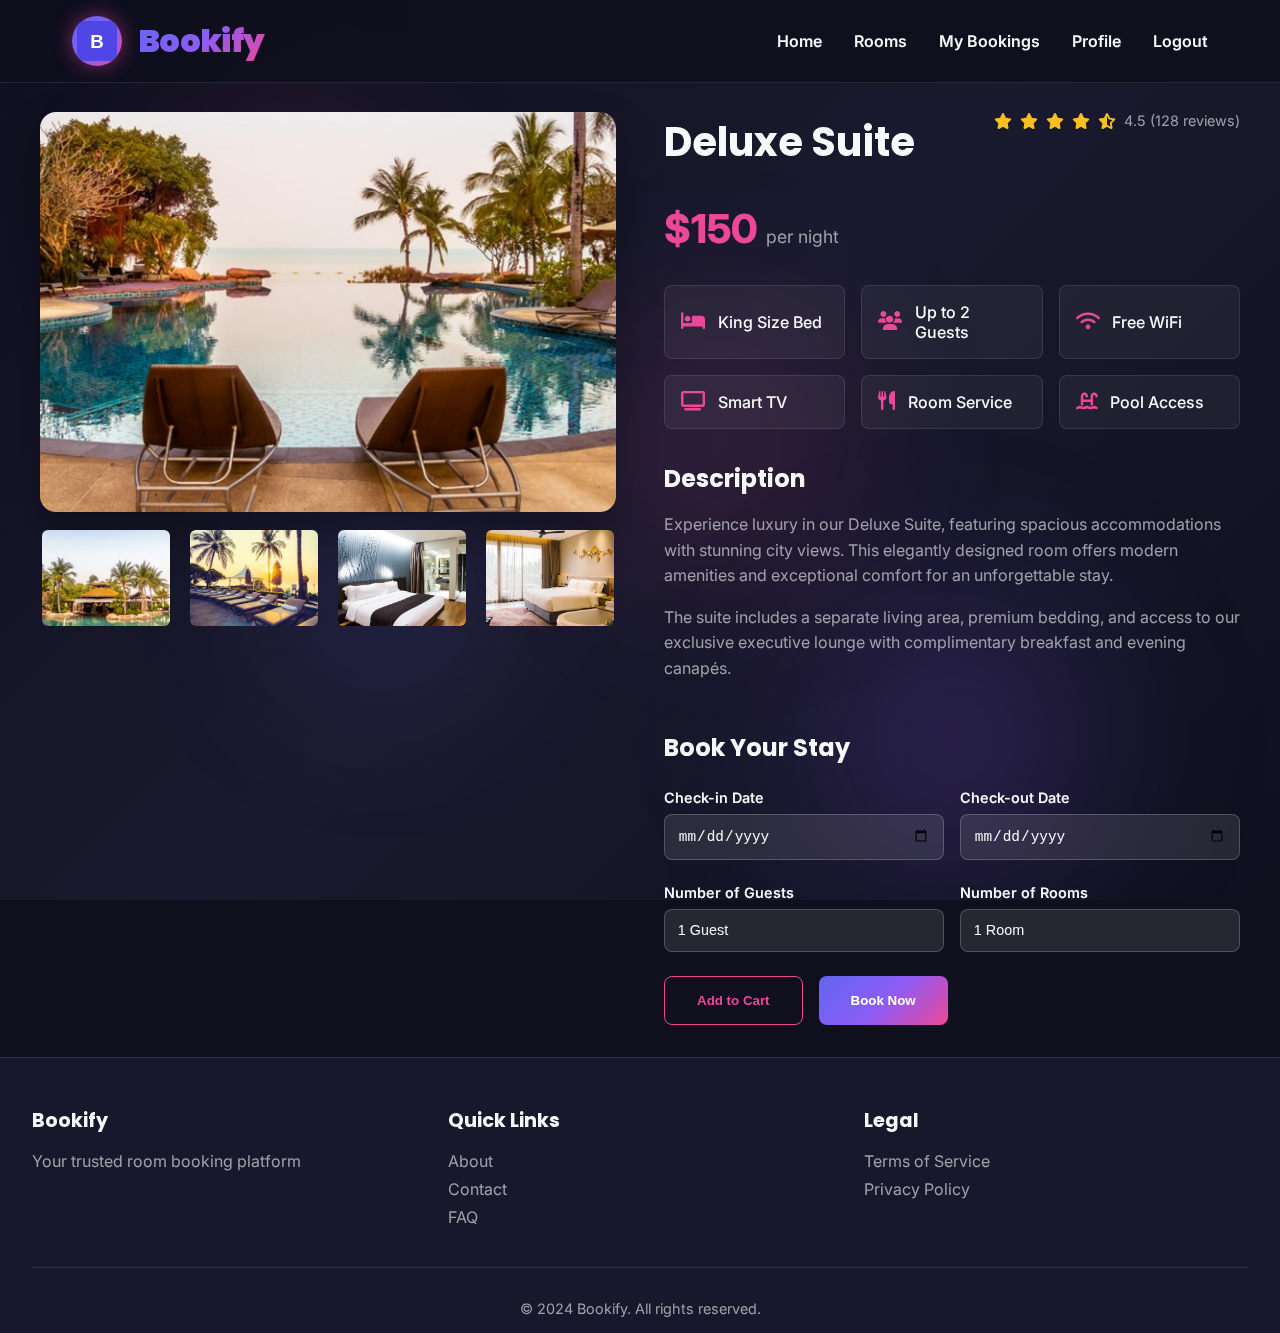
<file: room-details.html>
<!DOCTYPE html>
<html lang="en">

<head>
    <meta charset="UTF-8">
    <meta name="viewport" content="width=device-width, initial-scale=1.0">
    <title>Bookify - Room Details</title>
    <link rel="stylesheet" href="room-details.css">
    <link href="https://cdnjs.cloudflare.com/ajax/libs/font-awesome/6.4.0/css/all.min.css" rel="stylesheet">
    <link
        href="https://fonts.googleapis.com/css2?family=Inter:wght@300;400;500;600;700;800;900&family=Poppins:wght@300;400;500;600;700;800;900&display=swap"
        rel="stylesheet">
</head>

<body>
    <div class="bg-animation">
        <div class="bg-shapes">
            <div class="shape shape-1"></div>
            <div class="shape shape-2"></div>
            <div class="shape shape-3"></div>
            <div class="shape shape-4"></div>
        </div>
    </div>

    <header class="navbar">
        <div class="nav-container">
            <div class="logo">
                <div class="logo-icon">
                    <img src="assets/logo.svg" alt="Bookify logo" width="40" height="40">
                </div>
                <h1 class="logo-text">Bookify</h1>
            </div>
            <nav class="nav-links" id="navLinks">
                <a href="home.html" class="nav-link">Home</a>
                <a href="rooms.html" class="nav-link">Rooms</a>
                <a href="my-bookings.html" class="nav-link">My Bookings</a>
                <a href="profile.html" class="nav-link">Profile</a>
                <a href="login/login.html" class="nav-link">Logout</a>
            </nav>
            <button class="mobile-menu-btn" id="mobileMenuBtn">
                <span></span>
                <span></span>
                <span></span>
            </button>
        </div>
    </header>

    <main class="main-content">
        <section class="room-details">
            <div class="container">
                <div class="room-gallery">
                    <div class="main-image">
                        <img src="assets/hotel-1.jpg" alt="Deluxe Suite">
                    </div>
                    <div class="thumbnail-images">
                        <img src="assets/hotel-2.jpg" alt="Room view 1">
                        <img src="assets/hotel-3.jpg" alt="Room view 2">
                        <img src="assets/property-1.jpg" alt="Room view 3">
                        <img src="assets/property-2.jpg" alt="Room view 4">
                    </div>
                </div>

                <div class="room-info-section">
                    <div class="room-header">
                        <h1>Deluxe Suite</h1>
                        <div class="room-rating">
                            <i class="fas fa-star"></i>
                            <i class="fas fa-star"></i>
                            <i class="fas fa-star"></i>
                            <i class="fas fa-star"></i>
                            <i class="fas fa-star-half-alt"></i>
                            <span>4.5 (128 reviews)</span>
                        </div>
                    </div>

                    <div class="room-price">
                        <span class="price">$150</span>
                        <span class="per-night">per night</span>
                    </div>

                    <div class="room-features">
                        <div class="feature-item">
                            <i class="fas fa-bed"></i>
                            <span>King Size Bed</span>
                        </div>
                        <div class="feature-item">
                            <i class="fas fa-users"></i>
                            <span>Up to 2 Guests</span>
                        </div>
                        <div class="feature-item">
                            <i class="fas fa-wifi"></i>
                            <span>Free WiFi</span>
                        </div>
                        <div class="feature-item">
                            <i class="fas fa-tv"></i>
                            <span>Smart TV</span>
                        </div>
                        <div class="feature-item">
                            <i class="fas fa-utensils"></i>
                            <span>Room Service</span>
                        </div>
                        <div class="feature-item">
                            <i class="fas fa-swimming-pool"></i>
                            <span>Pool Access</span>
                        </div>
                    </div>

                    <div class="room-description">
                        <h3>Description</h3>
                        <p>Experience luxury in our Deluxe Suite, featuring spacious accommodations with stunning city
                            views. This elegantly designed room offers modern amenities and exceptional comfort for an
                            unforgettable stay.</p>
                        <p>The suite includes a separate living area, premium bedding, and access to our exclusive
                            executive lounge with complimentary breakfast and evening canapés.</p>
                    </div>

                    <div class="booking-section">
                        <h3>Book Your Stay</h3>
                        <form class="booking-form">
                            <div class="form-row">
                                <div class="form-group">
                                    <label for="checkIn">Check-in Date</label>
                                    <input type="date" id="checkIn" required>
                                </div>
                                <div class="form-group">
                                    <label for="checkOut">Check-out Date</label>
                                    <input type="date" id="checkOut" required>
                                </div>
                            </div>
                            <div class="form-row">
                                <div class="form-group">
                                    <label for="guests">Number of Guests</label>
                                    <select id="guests">
                                        <option value="1">1 Guest</option>
                                        <option value="2">2 Guests</option>
                                    </select>
                                </div>
                                <div class="form-group">
                                    <label for="rooms">Number of Rooms</label>
                                    <select id="rooms">
                                        <option value="1">1 Room</option>
                                        <option value="2">2 Rooms</option>
                                    </select>
                                </div>
                            </div>
                            <div class="booking-actions">
                                <button type="button" class="btn btn-secondary" onclick="addToCart()">Add to
                                    Cart</button>
                                <button type="submit" class="btn btn-primary">Book Now</button>
                            </div>
                        </form>
                    </div>
                </div>
            </div>
        </section>

    </main>

    <footer class="footer">
        <div class="container">
            <div class="footer-content">
                <div class="footer-section">
                    <h4>Bookify</h4>
                    <p>Your trusted room booking platform</p>
                </div>
                <div class="footer-section">
                    <h4>Quick Links</h4>
                    <a href="about.html">About</a>
                    <a href="contact.html">Contact</a>
                    <a href="faq.html">FAQ</a>
                </div>
                <div class="footer-section">
                    <h4>Legal</h4>
                    <a href="terms.html">Terms of Service</a>
                    <a href="privacy.html">Privacy Policy</a>
                </div>
            </div>
            <div class="footer-bottom">
                <p>&copy; 2024 Bookify. All rights reserved.</p>
            </div>
        </div>
    </footer>

    <div class="particles" id="particles"></div>

    <script>
        function createParticles() {
            const particlesContainer = document.getElementById('particles');
            const particleCount = 50;

            for (let i = 0; i < particleCount; i++) {
                const particle = document.createElement('div');
                particle.className = 'particle';
                particle.style.left = Math.random() * 100 + '%';
                particle.style.animationDelay = Math.random() * 20 + 's';
                particle.style.animationDuration = (Math.random() * 10 + 10) + 's';
                particlesContainer.appendChild(particle);
            }
        }

        // Mobile menu toggle
        const mobileMenuBtn = document.getElementById('mobileMenuBtn');
        const navLinks = document.getElementById('navLinks');

        if (mobileMenuBtn) {
            mobileMenuBtn.addEventListener('click', () => {
                navLinks.classList.toggle('active');
                mobileMenuBtn.classList.toggle('active');
            });

            // Close menu when a link is clicked
            const navLinkElements = navLinks.querySelectorAll('.nav-link');
            navLinkElements.forEach(link => {
                link.addEventListener('click', () => {
                    navLinks.classList.remove('active');
                    mobileMenuBtn.classList.remove('active');
                });
            });
        }

        function addToCart() {
            // Placeholder for add to cart functionality
            alert('Room added to cart!');
        }

        // Thumbnail image click handler
        document.querySelectorAll('.thumbnail-images img').forEach(thumb => {
            thumb.addEventListener('click', function () {
                const mainImage = document.querySelector('.main-image img');
                mainImage.src = this.src;
            });
        });

        createParticles();
    </script>
</body>

</html>
</file>
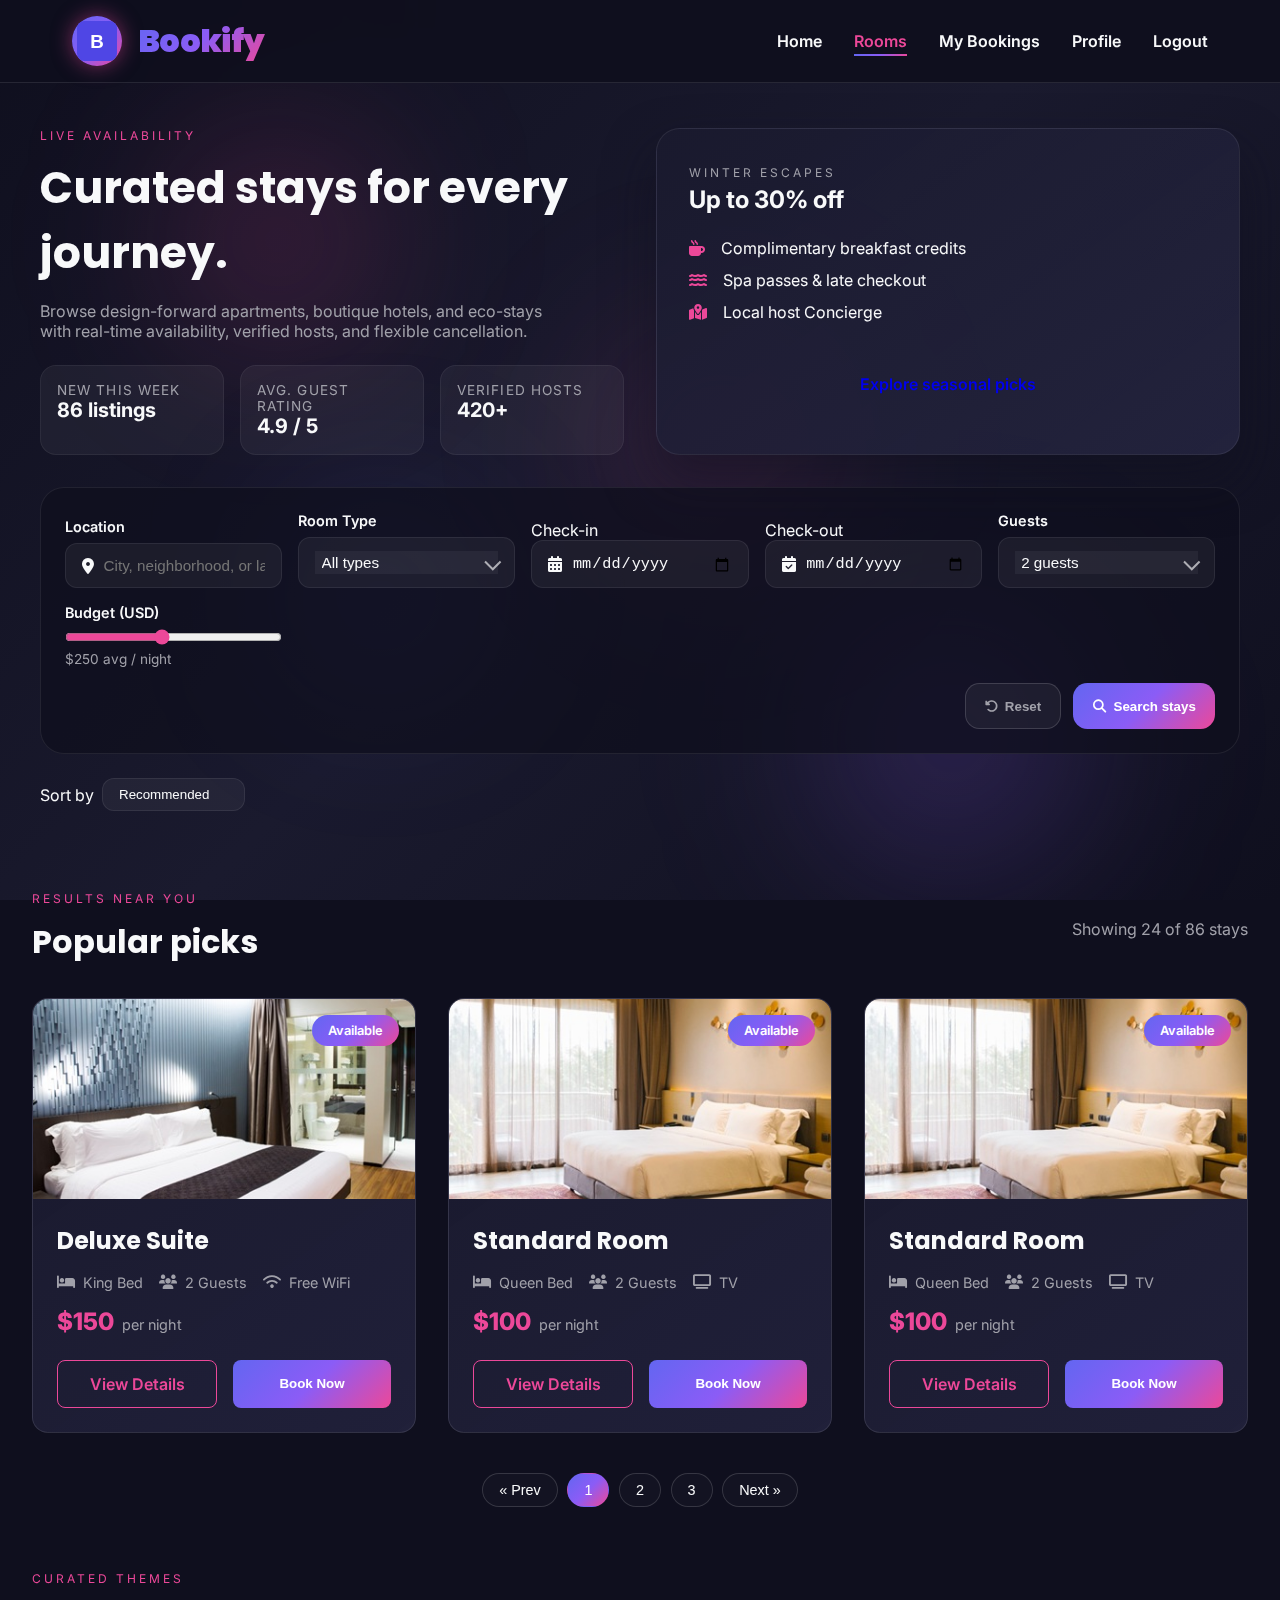
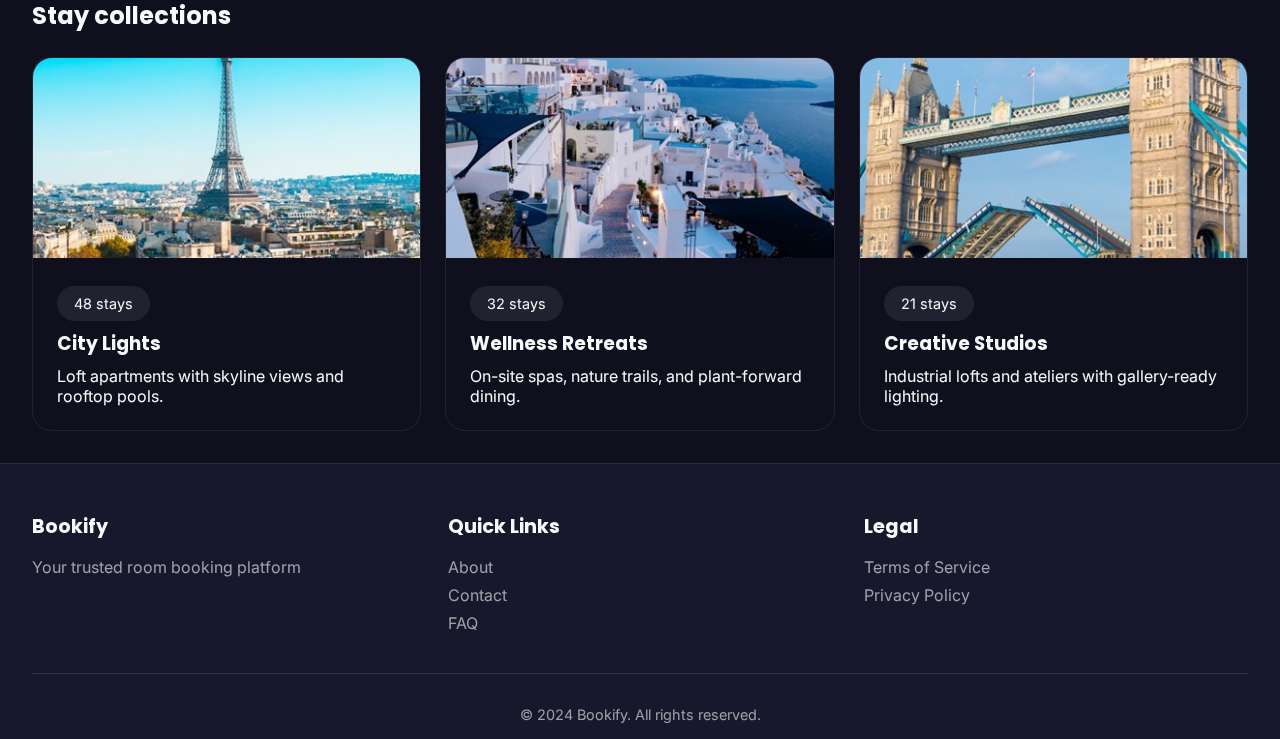
<file: rooms.html>
<!DOCTYPE html>
<html lang="en">

<head>
    <meta charset="UTF-8">
    <meta name="viewport" content="width=device-width, initial-scale=1.0">
    <title>Bookify - Rooms</title>
    <link rel="stylesheet" href="rooms.css">
    <link href="https://cdnjs.cloudflare.com/ajax/libs/font-awesome/6.4.0/css/all.min.css" rel="stylesheet">
    <link
        href="https://fonts.googleapis.com/css2?family=Inter:wght@300;400;500;600;700;800;900&family=Poppins:wght@300;400;500;600;700;800;900&display=swap"
        rel="stylesheet">
</head>

<body>
    <div class="bg-animation">
        <div class="bg-shapes">
            <div class="shape shape-1"></div>
            <div class="shape shape-2"></div>
            <div class="shape shape-3"></div>
            <div class="shape shape-4"></div>
        </div>
    </div>

    <header class="navbar">
        <div class="nav-container">
            <div class="logo">
                <div class="logo-icon">
                    <img src="assets/logo.svg" alt="Bookify logo" width="40" height="40">
                </div>
                <h1 class="logo-text">Bookify</h1>
            </div>
            <nav class="nav-links" id="navLinks">
                <a href="home.html" class="nav-link">Home</a>
                <a href="rooms.html" class="nav-link active">Rooms</a>
                <a href="my-bookings.html" class="nav-link">My Bookings</a>
                <a href="profile.html" class="nav-link">Profile</a>
                <a href="login/login.html" class="nav-link">Logout</a>
            </nav>
            <button class="mobile-menu-btn" id="mobileMenuBtn">
                <span></span>
                <span></span>
                <span></span>
            </button>
        </div>
    </header>

    <main class="main-content">
        <section class="rooms-hero">
            <div class="container hero-grid">
                <div class="hero-copy">
                    <p class="eyebrow">Live availability</p>
                    <h1>Curated stays for every journey.</h1>
                    <p class="hero-sub">Browse design-forward apartments, boutique hotels, and eco-stays with real-time
                        availability, verified hosts, and flexible cancellation.</p>

                    <div class="hero-stats">
                        <div class="stat-card">
                            <span class="stat-label">New this week</span>
                            <span class="stat-value">86 listings</span>
                        </div>
                        <div class="stat-card">
                            <span class="stat-label">Avg. guest rating</span>
                            <span class="stat-value">4.9 / 5</span>
                        </div>
                        <div class="stat-card">
                            <span class="stat-label">Verified hosts</span>
                            <span class="stat-value">420+</span>
                        </div>
                    </div>
                </div>

                <div class="hero-highlight">
                    <div class="highlight-header">
                        <span>Winter escapes</span>
                        <strong>Up to 30% off</strong>
                    </div>
                    <ul class="highlight-list">
                        <li><i class="fas fa-mug-hot"></i> Complimentary breakfast credits</li>
                        <li><i class="fas fa-water"></i> Spa passes & late checkout</li>
                        <li><i class="fas fa-map-marked-alt"></i> Local host Concierge</li>
                    </ul>
                    <a href="#collections" class="btn pill-btn">Explore seasonal picks</a>
                </div>
            </div>
        </section>

        <section class="filters-panel">
            <div class="container">
                <form class="filters-grid">
                    <div class="filter-field">
                        <label for="location">Location</label>
                        <div class="input-wrapper">
                            <i class="fas fa-location-dot"></i>
                            <input type="text" id="location" placeholder="City, neighborhood, or landmark">
                        </div>
                    </div>
                    <div class="filter-field">
                        <label for="roomType">Room Type</label>
                        <div class="select-wrapper">
                            <select id="roomType">
                                <option value="">All types</option>
                                <option value="single">Single</option>
                                <option value="double">Double</option>
                                <option value="suite">Suite</option>
                                <option value="deluxe">Deluxe</option>
                            </select>
                        </div>
                    </div>
                    <div class="search-field">
                        <label for="checkin">Check-in</label>
                        <div class="input-wrapper">
                            <i class="fas fa-calendar-alt"></i>
                            <input type="date" id="checkin">
                        </div>
                    </div>
                    <div class="search-field">
                        <label for="checkout">Check-out</label>
                        <div class="input-wrapper">
                            <i class="fas fa-calendar-check"></i>
                            <input type="date" id="checkout">
                        </div>
                    </div>
                    <div class="filter-field">
                        <label for="guests">Guests</label>
                        <div class="select-wrapper">
                            <select id="guests">
                                <option>1 guest</option>
                                <option selected>2 guests</option>
                                <option>3 guests</option>
                                <option>4 guests</option>
                                <option>5+ guests</option>
                            </select>
                        </div>
                    </div>
                    <div class="filter-field price-field">
                        <label for="priceRange">Budget (USD)</label>
                        <div class="range-group">
                            <input type="range" id="priceRange" min="50" max="500" value="250" step="10"
                                aria-describedby="priceValue">
                            <span class="range-value" id="priceValue" aria-live="polite">$250 avg / night</span>
                        </div>
                    </div>

                    <div class="filter-field full-width filter-actions">
                        <button type="button" class="filter-reset" id="filtersResetBtn">
                            <i class="fas fa-rotate-left"></i>
                            Reset
                        </button>
                        <button type="submit" class="filter-btn">
                            <i class="fas fa-search"></i>
                            Search stays
                        </button>
                    </div>
                </form>



                <div class="view-controls">

                    <div class="sort-control">
                        <label for="sortBy">Sort by</label>
                        <select id="sortBy">
                            <option>Recommended</option>
                            <option>Price: Low to High</option>
                            <option>Price: High to Low</option>
                            <option>Guest Rating</option>
                            <option>Newest Listings</option>
                        </select>
                    </div>
                </div>
            </div>
        </section>

        <section class="rooms-list">
            <div class="container">
                <div class="rooms-list-header">
                    <div>
                        <p class="eyebrow">Results near you</p>
                        <h2>Popular picks</h2>
                    </div>
                    <span class="results-count">Showing 24 of 86 stays</span>
                </div>
                <div class="rooms-grid">

                    <div class="room-card">
                        <div class="room-image">
                            <img src="assets/property-1.jpg" alt="Deluxe Suite">
                            <div class="room-badge">Available</div>
                        </div>
                        <div class="room-info">
                            <h3>Deluxe Suite</h3>
                            <div class="room-features">
                                <span><i class="fas fa-bed"></i> King Bed</span>
                                <span><i class="fas fa-users"></i> 2 Guests</span>
                                <span><i class="fas fa-wifi"></i> Free WiFi</span>
                            </div>
                            <div class="room-price">
                                <span class="price">$150</span>
                                <span class="per-night">per night</span>
                            </div>
                            <div class="room-actions">
                                <a href="room-details.html?id=1" class="btn btn-secondary">View Details</a>
                                <button class="btn btn-primary">Book Now</button>
                            </div>
                        </div>
                    </div>

                    <div class="room-card">
                        <div class="room-image">
                            <img src="assets/property-2.jpg" alt="Standard Room">
                            <div class="room-badge">Available</div>
                        </div>
                        <div class="room-info">
                            <h3>Standard Room</h3>
                            <div class="room-features">
                                <span><i class="fas fa-bed"></i> Queen Bed</span>
                                <span><i class="fas fa-users"></i> 2 Guests</span>
                                <span><i class="fas fa-tv"></i> TV</span>
                            </div>
                            <div class="room-price">
                                <span class="price">$100</span>
                                <span class="per-night">per night</span>
                            </div>
                            <div class="room-actions">
                                <a href="room-details.html?id=2" class="btn btn-secondary">View Details</a>
                                <button class="btn btn-primary">Book Now</button>
                            </div>
                        </div>
                    </div>

                    <div class="room-card">
                        <div class="room-image">
                            <img src="assets/property-2.jpg" alt="Standard Room">
                            <div class="room-badge">Available</div>
                        </div>
                        <div class="room-info">
                            <h3>Standard Room</h3>
                            <div class="room-features">
                                <span><i class="fas fa-bed"></i> Queen Bed</span>
                                <span><i class="fas fa-users"></i> 2 Guests</span>
                                <span><i class="fas fa-tv"></i> TV</span>
                            </div>
                            <div class="room-price">
                                <span class="price">$100</span>
                                <span class="per-night">per night</span>
                            </div>
                            <div class="room-actions">
                                <a href="room-details.html?id=2" class="btn btn-secondary">View Details</a>
                                <button class="btn btn-primary">Book Now</button>
                            </div>
                        </div>
                    </div>

                    <!-- More room cards would be dynamically added -->
                </div>
                <div class="rooms-pagination">
                    <button class="chip">&laquo; Prev</button>
                    <button class="chip active">1</button>
                    <button class="chip">2</button>
                    <button class="chip">3</button>
                    <button class="chip">Next &raquo;</button>
                </div>
            </div>
        </section>

        <section class="stay-collections" id="collections">
            <div class="container">
                <div class="collections-header">
                    <div>
                        <p class="eyebrow">Curated themes</p>
                        <h2>Stay collections</h2>
                    </div>
                </div>
                <div class="collections-grid">
                    <article class="collection-card">
                        <img src="assets/inspiration-1.jpg" alt="City lights collection">
                        <div class="collection-info">
                            <span class="chip soft">48 stays</span>
                            <h3>City Lights</h3>
                            <p>Loft apartments with skyline views and rooftop pools.</p>
                        </div>
                    </article>
                    <article class="collection-card">
                        <img src="assets/inspiration-3.jpg" alt="Wellness retreats">
                        <div class="collection-info">
                            <span class="chip soft">32 stays</span>
                            <h3>Wellness Retreats</h3>
                            <p>On-site spas, nature trails, and plant-forward dining.</p>
                        </div>
                    </article>
                    <article class="collection-card">
                        <img src="assets/inspiration-5.jpg" alt="Creative studios">
                        <div class="collection-info">
                            <span class="chip soft">21 stays</span>
                            <h3>Creative Studios</h3>
                            <p>Industrial lofts and ateliers with gallery-ready lighting.</p>
                        </div>
                    </article>
                </div>
            </div>
        </section>


    </main>

    <footer class="footer">
        <div class="container">
            <div class="footer-content">
                <div class="footer-section">
                    <h4>Bookify</h4>
                    <p>Your trusted room booking platform</p>
                </div>
                <div class="footer-section">
                    <h4>Quick Links</h4>
                    <a href="about.html">About</a>
                    <a href="contact.html">Contact</a>
                    <a href="faq.html">FAQ</a>
                </div>
                <div class="footer-section">
                    <h4>Legal</h4>
                    <a href="terms.html">Terms of Service</a>
                    <a href="privacy.html">Privacy Policy</a>
                </div>
            </div>
            <div class="footer-bottom">
                <p>&copy; 2024 Bookify. All rights reserved.</p>
            </div>
        </div>
    </footer>

    <div class="particles" id="particles"></div>

    <script>
        function createParticles() {
            const particlesContainer = document.getElementById('particles');
            const particleCount = 50;

            for (let i = 0; i < particleCount; i++) {
                const particle = document.createElement('div');
                particle.className = 'particle';
                particle.style.left = Math.random() * 100 + '%';
                particle.style.animationDelay = Math.random() * 20 + 's';
                particle.style.animationDuration = (Math.random() * 10 + 10) + 's';
                particlesContainer.appendChild(particle);
            }
        }

        createParticles();

        // Mobile menu toggle
        const mobileMenuBtn = document.getElementById('mobileMenuBtn');
        const navLinks = document.getElementById('navLinks');

        if (mobileMenuBtn) {
            mobileMenuBtn.addEventListener('click', () => {
                navLinks.classList.toggle('active');
                mobileMenuBtn.classList.toggle('active');
            });

            // Close menu when a link is clicked
            const navLinkElements = navLinks.querySelectorAll('.nav-link');
            navLinkElements.forEach(link => {
                link.addEventListener('click', () => {
                    navLinks.classList.remove('active');
                    mobileMenuBtn.classList.remove('active');
                });
            });
        }

        // Filter helpers
        const priceRangeInput = document.getElementById('priceRange');
        const priceValueLabel = document.getElementById('priceValue');
        const filtersForm = document.querySelector('.filters-grid');
        const filtersResetBtn = document.getElementById('filtersResetBtn');

        function updatePriceLabel(value) {
            if (!priceValueLabel) return;
            priceValueLabel.textContent = `$${value} avg / night`;
        }

        if (priceRangeInput) {
            updatePriceLabel(priceRangeInput.value);
            priceRangeInput.addEventListener('input', (event) => {
                updatePriceLabel(event.target.value);
            });
        }

        if (filtersResetBtn && filtersForm) {
            filtersResetBtn.addEventListener('click', () => {
                filtersForm.reset();
                if (priceRangeInput) {
                    priceRangeInput.dispatchEvent(new Event('input'));
                }
            });
        }

        // Quick filter chip toggle
        document.querySelectorAll('.quick-filters .chip').forEach(chip => {
            chip.addEventListener('click', () => {
                chip.classList.toggle('active');
            });
        });
    </script>
</body>

</html>
</file>
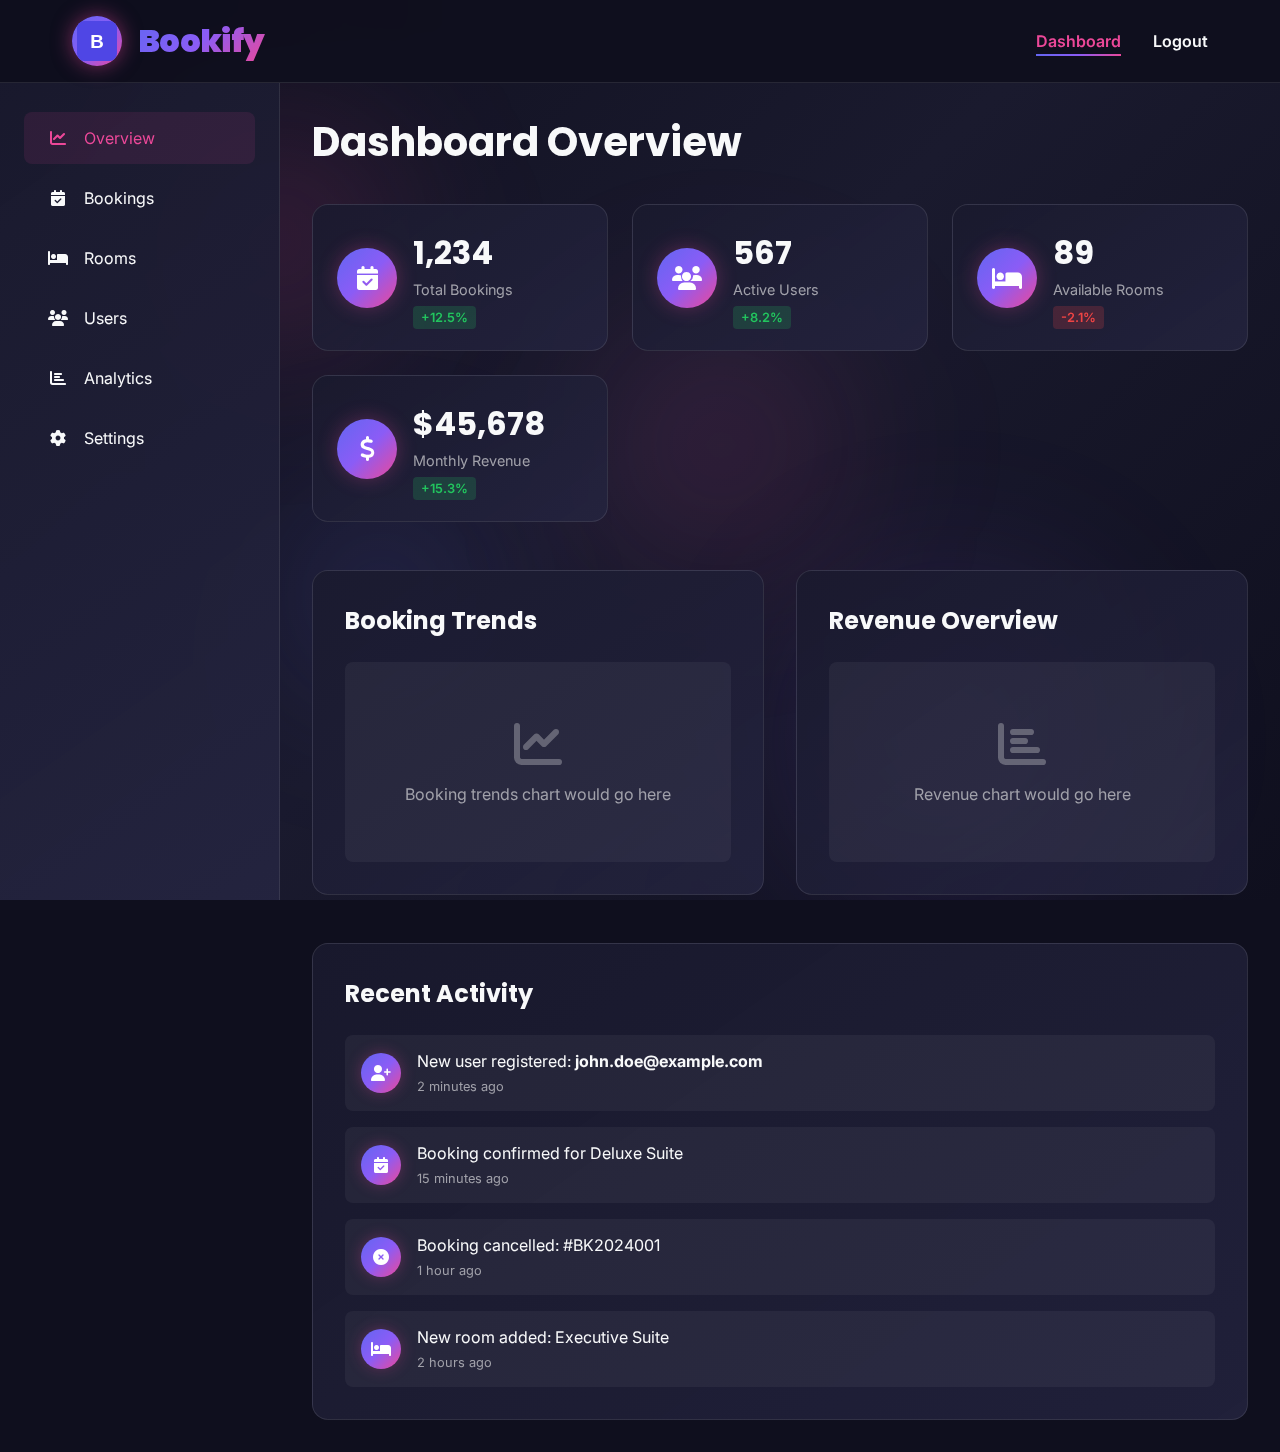
<file: admin/admin-dashboard.html>
<!DOCTYPE html>
<html lang="en">

<head>
    <meta charset="UTF-8">
    <meta name="viewport" content="width=device-width, initial-scale=1.0">
    <title>Bookify - Admin Dashboard</title>
    <link rel="stylesheet" href="admin-dashboard.css">
    <link href="https://cdnjs.cloudflare.com/ajax/libs/font-awesome/6.4.0/css/all.min.css" rel="stylesheet">
    <link
        href="https://fonts.googleapis.com/css2?family=Inter:wght@300;400;500;600;700;800;900&family=Poppins:wght@300;400;500;600;700;800;900&display=swap"
        rel="stylesheet">
</head>

<body>
    <div class="bg-animation">
        <div class="bg-shapes">
            <div class="shape shape-1"></div>
            <div class="shape shape-2"></div>
            <div class="shape shape-3"></div>
            <div class="shape shape-4"></div>
        </div>
    </div>

    <header class="navbar">
        <div class="nav-container">
            <div class="logo">
                <div class="logo-icon">
                    <img src="../assets/logo.svg" alt="Bookify logo" width="40" height="40">
                </div>
                <h1 class="logo-text">Bookify</h1>
            </div>
            <nav class="nav-links">
                <a href="admin-dashboard.html" class="nav-link active">Dashboard</a>
                <a href="/login/login.html" class="nav-link">Logout</a>
            </nav>
        </div>
    </header>

    <main class="main-content">
        <aside class="sidebar">
            <nav class="sidebar-nav">
                <a href="#overview" class="nav-item active" data-section="overview">
                    <i class="fas fa-chart-line"></i>
                    Overview
                </a>
                <a href="#bookings" class="nav-item" data-section="bookings">
                    <i class="fas fa-calendar-check"></i>
                    Bookings
                </a>
                <a href="#rooms" class="nav-item" data-section="rooms">
                    <i class="fas fa-bed"></i>
                    Rooms
                </a>
                <a href="#users" class="nav-item" data-section="users">
                    <i class="fas fa-users"></i>
                    Users
                </a>
                <a href="#analytics" class="nav-item" data-section="analytics">
                    <i class="fas fa-chart-bar"></i>
                    Analytics
                </a>
                <a href="#settings" class="nav-item" data-section="settings">
                    <i class="fas fa-cog"></i>
                    Settings
                </a>
            </nav>
        </aside>

        <section class="dashboard-content">
            <!-- Overview Section -->
            <div class="dashboard-section active" id="overview">
                <h1>Dashboard Overview</h1>

                <div class="stats-grid">
                    <div class="stat-card">
                        <div class="stat-icon">
                            <i class="fas fa-calendar-check"></i>
                        </div>
                        <div class="stat-info">
                            <h3>1,234</h3>
                            <p>Total Bookings</p>
                            <span class="stat-change positive">+12.5%</span>
                        </div>
                    </div>

                    <div class="stat-card">
                        <div class="stat-icon">
                            <i class="fas fa-users"></i>
                        </div>
                        <div class="stat-info">
                            <h3>567</h3>
                            <p>Active Users</p>
                            <span class="stat-change positive">+8.2%</span>
                        </div>
                    </div>

                    <div class="stat-card">
                        <div class="stat-icon">
                            <i class="fas fa-bed"></i>
                        </div>
                        <div class="stat-info">
                            <h3>89</h3>
                            <p>Available Rooms</p>
                            <span class="stat-change negative">-2.1%</span>
                        </div>
                    </div>

                    <div class="stat-card">
                        <div class="stat-icon">
                            <i class="fas fa-dollar-sign"></i>
                        </div>
                        <div class="stat-info">
                            <h3>$45,678</h3>
                            <p>Monthly Revenue</p>
                            <span class="stat-change positive">+15.3%</span>
                        </div>
                    </div>
                </div>

                <div class="charts-grid">
                    <div class="chart-card">
                        <h3>Booking Trends</h3>
                        <div class="chart-placeholder">
                            <i class="fas fa-chart-line"></i>
                            <p>Booking trends chart would go here</p>
                        </div>
                    </div>

                    <div class="chart-card">
                        <h3>Revenue Overview</h3>
                        <div class="chart-placeholder">
                            <i class="fas fa-chart-bar"></i>
                            <p>Revenue chart would go here</p>
                        </div>
                    </div>
                </div>

                <div class="recent-activity">
                    <h3>Recent Activity</h3>
                    <div class="activity-list">
                        <div class="activity-item">
                            <div class="activity-icon">
                                <i class="fas fa-user-plus"></i>
                            </div>
                            <div class="activity-content">
                                <p>New user registered: <strong>john.doe@example.com</strong></p>
                                <span class="activity-time">2 minutes ago</span>
                            </div>
                        </div>

                        <div class="activity-item">
                            <div class="activity-icon">
                                <i class="fas fa-calendar-check"></i>
                            </div>
                            <div class="activity-content">
                                <p>Booking confirmed for Deluxe Suite</p>
                                <span class="activity-time">15 minutes ago</span>
                            </div>
                        </div>

                        <div class="activity-item">
                            <div class="activity-icon">
                                <i class="fas fa-times-circle"></i>
                            </div>
                            <div class="activity-content">
                                <p>Booking cancelled: #BK2024001</p>
                                <span class="activity-time">1 hour ago</span>
                            </div>
                        </div>

                        <div class="activity-item">
                            <div class="activity-icon">
                                <i class="fas fa-bed"></i>
                            </div>
                            <div class="activity-content">
                                <p>New room added: Executive Suite</p>
                                <span class="activity-time">2 hours ago</span>
                            </div>
                        </div>
                    </div>
                </div>
            </div>

            <!-- Bookings Section -->
            <div class="dashboard-section" id="bookings">
                <h1>Bookings Management</h1>

                <div class="filters-bar">
                    <div class="filter-group">
                        <label for="status-filter">Status:</label>
                        <select id="status-filter">
                            <option value="all">All Status</option>
                            <option value="confirmed">Confirmed</option>
                            <option value="pending">Pending</option>
                            <option value="cancelled">Cancelled</option>
                        </select>
                    </div>

                    <div class="filter-group">
                        <label for="date-filter">Date:</label>
                        <input type="date" id="date-filter">
                    </div>

                    <button class="btn btn-primary">Export</button>
                </div>

                <div class="bookings-table">
                    <table>
                        <thead>
                            <tr>
                                <th>Booking ID</th>
                                <th>Customer</th>
                                <th>Room</th>
                                <th>Check-in</th>
                                <th>Check-out</th>
                                <th>Status</th>
                                <th>Total</th>
                                <th>Actions</th>
                            </tr>
                        </thead>
                        <tbody>
                            <tr>
                                <td>#BK2024001</td>
                                <td>John Doe</td>
                                <td>Deluxe Suite</td>
                                <td>Dec 15, 2024</td>
                                <td>Dec 17, 2024</td>
                                <td><span class="status-badge confirmed">Confirmed</span></td>
                                <td>$300</td>
                                <td>
                                    <button class="btn-link" onclick="viewBooking('BK2024001')">View</button>
                                    <button class="btn-link" onclick="editBooking('BK2024001')">Edit</button>
                                    <button class="btn-link danger" onclick="cancelBooking('BK2024001')">Cancel</button>
                                </td>
                            </tr>

                            <tr>
                                <td>#BK2024002</td>
                                <td>Jane Smith</td>
                                <td>Standard Room</td>
                                <td>Dec 20, 2024</td>
                                <td>Dec 22, 2024</td>
                                <td><span class="status-badge pending">Pending</span></td>
                                <td>$200</td>
                                <td>
                                    <button class="btn-link" onclick="viewBooking('BK2024002')">View</button>
                                    <button class="btn-link" onclick="editBooking('BK2024002')">Edit</button>
                                    <button class="btn-link danger" onclick="cancelBooking('BK2024002')">Cancel</button>
                                </td>
                            </tr>

                            <tr>
                                <td>#BK2023001</td>
                                <td>Mike Johnson</td>
                                <td>Executive Suite</td>
                                <td>Nov 10, 2024</td>
                                <td>Nov 12, 2024</td>
                                <td><span class="status-badge completed">Completed</span></td>
                                <td>$400</td>
                                <td>
                                    <button class="btn-link" onclick="viewBooking('BK2023001')">View</button>
                                    <button class="btn-link" onclick="refundBooking('BK2023001')">Refund</button>
                                </td>
                            </tr>
                        </tbody>
                    </table>
                </div>
            </div>

            <!-- Rooms Section -->
            <div class="dashboard-section" id="rooms">
                <h1>Room Management</h1>

                <div class="section-header">
                    <h2>All Rooms</h2>
                    <button class="btn btn-primary" onclick="addNewRoom()">
                        <i class="fas fa-plus"></i>
                        Add New Room
                    </button>
                </div>

                <div class="rooms-grid">
                    <div class="room-card">
                        <div class="room-image">
                            <img src="../assets/property-1.jpg" alt="Deluxe Suite">
                            <div class="room-status available">Available</div>
                        </div>
                        <div class="room-info">
                            <h3>Deluxe Suite</h3>
                            <p class="room-price">$150/night</p>
                            <div class="room-features">
                                <span><i class="fas fa-users"></i> 2 guests</span>
                                <span><i class="fas fa-bed"></i> King bed</span>
                                <span><i class="fas fa-wifi"></i> WiFi</span>
                            </div>
                            <div class="room-actions">
                                <button class="btn btn-secondary" onclick="editRoom('room1')">Edit</button>
                                <button class="btn btn-danger" onclick="deleteRoom('room1')">Delete</button>
                            </div>
                        </div>
                    </div>

                    <div class="room-card">
                        <div class="room-image">
                            <img src="../assets/property-2.jpg" alt="Standard Room">
                            <div class="room-status occupied">Occupied</div>
                        </div>
                        <div class="room-info">
                            <h3>Standard Room</h3>
                            <p class="room-price">$100/night</p>
                            <div class="room-features">
                                <span><i class="fas fa-users"></i> 2 guests</span>
                                <span><i class="fas fa-bed"></i> Queen bed</span>
                                <span><i class="fas fa-wifi"></i> WiFi</span>
                            </div>
                            <div class="room-actions">
                                <button class="btn btn-secondary" onclick="editRoom('room2')">Edit</button>
                                <button class="btn btn-danger" onclick="deleteRoom('room2')">Delete</button>
                            </div>
                        </div>
                    </div>

                    <div class="room-card">
                        <div class="room-image">
                            <img src="../assets/property-3.jpg" alt="Executive Suite">
                            <div class="room-status maintenance">Maintenance</div>
                        </div>
                        <div class="room-info">
                            <h3>Executive Suite</h3>
                            <p class="room-price">$200/night</p>
                            <div class="room-features">
                                <span><i class="fas fa-users"></i> 4 guests</span>
                                <span><i class="fas fa-bed"></i> King bed</span>
                                <span><i class="fas fa-wifi"></i> WiFi</span>
                            </div>
                            <div class="room-actions">
                                <button class="btn btn-secondary" onclick="editRoom('room3')">Edit</button>
                                <button class="btn btn-danger" onclick="deleteRoom('room3')">Delete</button>
                            </div>
                        </div>
                    </div>
                </div>
            </div>

            <!-- Users Section -->
            <div class="dashboard-section" id="users">
                <h1>User Management</h1>

                <div class="filters-bar">
                    <div class="filter-group">
                        <label for="user-role-filter">Role:</label>
                        <select id="user-role-filter">
                            <option value="all">All Roles</option>
                            <option value="admin">Admin</option>
                            <option value="user">User</option>
                        </select>
                    </div>

                    <div class="filter-group">
                        <label for="user-search">Search:</label>
                        <input type="text" id="user-search" placeholder="Search users...">
                    </div>

                    <button class="btn btn-primary">Export Users</button>
                </div>

                <div class="users-table">
                    <table>
                        <thead>
                            <tr>
                                <th>Name</th>
                                <th>Email</th>
                                <th>Role</th>
                                <th>Status</th>
                                <th>Join Date</th>
                                <th>Actions</th>
                            </tr>
                        </thead>
                        <tbody>
                            <tr>
                                <td>John Doe</td>
                                <td>john.doe@example.com</td>
                                <td>Admin</td>
                                <td><span class="status-badge active">Active</span></td>
                                <td>Jan 15, 2024</td>
                                <td>
                                    <button class="btn-link" onclick="viewUser('user1')">View</button>
                                    <button class="btn-link" onclick="editUser('user1')">Edit</button>
                                    <button class="btn-link danger" onclick="suspendUser('user1')">Suspend</button>
                                </td>
                            </tr>

                            <tr>
                                <td>Jane Smith</td>
                                <td>jane.smith@example.com</td>
                                <td>User</td>
                                <td><span class="status-badge active">Active</span></td>
                                <td>Feb 20, 2024</td>
                                <td>
                                    <button class="btn-link" onclick="viewUser('user2')">View</button>
                                    <button class="btn-link" onclick="editUser('user2')">Edit</button>
                                    <button class="btn-link danger" onclick="suspendUser('user2')">Suspend</button>
                                </td>
                            </tr>

                            <tr>
                                <td>Mike Johnson</td>
                                <td>mike.johnson@example.com</td>
                                <td>User</td>
                                <td><span class="status-badge suspended">Suspended</span></td>
                                <td>Mar 10, 2024</td>
                                <td>
                                    <button class="btn-link" onclick="viewUser('user3')">View</button>
                                    <button class="btn-link" onclick="editUser('user3')">Edit</button>
                                    <button class="btn-link" onclick="activateUser('user3')">Activate</button>
                                </td>
                            </tr>
                        </tbody>
                    </table>
                </div>
            </div>

            <!-- Analytics Section -->
            <div class="dashboard-section" id="analytics">
                <h1>Analytics</h1>

                <div class="analytics-grid">
                    <div class="analytics-card">
                        <h3>Revenue Analytics</h3>
                        <div class="metric">
                            <span class="metric-value">$45,678</span>
                            <span class="metric-label">This Month</span>
                            <span class="metric-change positive">+15.3%</span>
                        </div>
                        <div class="chart-placeholder">
                            <i class="fas fa-chart-line"></i>
                            <p>Revenue trend chart</p>
                        </div>
                    </div>

                    <div class="analytics-card">
                        <h3>Booking Analytics</h3>
                        <div class="metric">
                            <span class="metric-value">1,234</span>
                            <span class="metric-label">Total Bookings</span>
                            <span class="metric-change positive">+12.5%</span>
                        </div>
                        <div class="chart-placeholder">
                            <i class="fas fa-chart-bar"></i>
                            <p>Booking analytics chart</p>
                        </div>
                    </div>

                    <div class="analytics-card">
                        <h3>User Analytics</h3>
                        <div class="metric">
                            <span class="metric-value">567</span>
                            <span class="metric-label">Active Users</span>
                            <span class="metric-change positive">+8.2%</span>
                        </div>
                        <div class="chart-placeholder">
                            <i class="fas fa-users"></i>
                            <p>User growth chart</p>
                        </div>
                    </div>

                    <div class="analytics-card">
                        <h3>Room Occupancy</h3>
                        <div class="metric">
                            <span class="metric-value">85%</span>
                            <span class="metric-label">Average Occupancy</span>
                            <span class="metric-change positive">+5.1%</span>
                        </div>
                        <div class="chart-placeholder">
                            <i class="fas fa-bed"></i>
                            <p>Occupancy rate chart</p>
                        </div>
                    </div>
                </div>
            </div>

            <!-- Settings Section -->
            <div class="dashboard-section" id="settings">
                <h1>System Settings</h1>

                <div class="settings-sections">
                    <div class="settings-section">
                        <h3>General Settings</h3>
                        <form class="settings-form">
                            <div class="form-group">
                                <label for="site-title">Site Title</label>
                                <input type="text" id="site-title" value="Bookify">
                            </div>

                            <div class="form-group">
                                <label for="site-description">Site Description</label>
                                <textarea id="site-description" rows="3">Your trusted room booking platform</textarea>
                            </div>

                            <div class="form-group">
                                <label for="contact-email">Contact Email</label>
                                <input type="email" id="contact-email" value="support@bookify.com">
                            </div>

                            <button type="submit" class="btn btn-primary">Save Changes</button>
                        </form>
                    </div>

                    <div class="settings-section">
                        <h3>Booking Settings</h3>
                        <div class="settings-list">
                            <div class="setting-item">
                                <div class="setting-info">
                                    <h4>Allow Same-Day Bookings</h4>
                                    <p>Enable bookings for the current day</p>
                                </div>
                                <label class="switch">
                                    <input type="checkbox" checked>
                                    <span class="slider"></span>
                                </label>
                            </div>

                            <div class="setting-item">
                                <div class="setting-info">
                                    <h4>Require Phone Verification</h4>
                                    <p>Require phone number verification for bookings</p>
                                </div>
                                <label class="switch">
                                    <input type="checkbox">
                                    <span class="slider"></span>
                                </label>
                            </div>

                            <div class="setting-item">
                                <div class="setting-info">
                                    <h4>Auto-Confirm Bookings</h4>
                                    <p>Automatically confirm bookings without admin approval</p>
                                </div>
                                <label class="switch">
                                    <input type="checkbox" checked>
                                    <span class="slider"></span>
                                </label>
                            </div>
                        </div>
                    </div>

                    <div class="settings-section">
                        <h3>Payment Settings</h3>
                        <div class="settings-list">
                            <div class="form-group">
                                <label for="currency">Default Currency</label>
                                <select id="currency">
                                    <option value="USD">USD ($)</option>
                                    <option value="EUR">EUR (€)</option>
                                    <option value="GBP">GBP (£)</option>
                                </select>
                            </div>

                            <div class="setting-item">
                                <div class="setting-info">
                                    <h4>Enable Online Payments</h4>
                                    <p>Allow customers to pay online</p>
                                </div>
                                <label class="switch">
                                    <input type="checkbox" checked>
                                    <span class="slider"></span>
                                </label>
                            </div>

                            <div class="setting-item">
                                <div class="setting-info">
                                    <h4>Require Deposit</h4>
                                    <p>Require a deposit for bookings</p>
                                </div>
                                <label class="switch">
                                    <input type="checkbox">
                                    <span class="slider"></span>
                                </label>
                            </div>
                        </div>
                    </div>
                </div>
            </div>
        </section>
    </main>

    <!-- Admin Modals -->

    <!-- Booking Modal -->
    <div class="modal-overlay" id="bookingModal">
        <div class="modal-content">
            <div class="modal-header">
                <h3 id="bookingModalTitle">Booking Details</h3>
                <button class="modal-close" onclick="closeBookingModal()">&times;</button>
            </div>
            <form class="admin-form" id="bookingForm">
                <div class="form-group">
                    <label for="bookingId">Booking ID</label>
                    <input type="text" id="bookingId" disabled>
                </div>
                <div class="form-row">
                    <div class="form-group">
                        <label for="customerName">Customer Name</label>
                        <input type="text" id="customerName" required>
                    </div>
                    <div class="form-group">
                        <label for="customerEmail">Email</label>
                        <input type="email" id="customerEmail" required>
                    </div>
                </div>
                <div class="form-row">
                    <div class="form-group">
                        <label for="roomType">Room Type</label>
                        <select id="roomType" required>
                            <option value="">Select Room</option>
                            <option value="deluxe">Deluxe Suite</option>
                            <option value="standard">Standard Room</option>
                            <option value="executive">Executive Suite</option>
                        </select>
                    </div>
                    <div class="form-group">
                        <label for="bookingStatus">Status</label>
                        <select id="bookingStatus" required>
                            <option value="confirmed">Confirmed</option>
                            <option value="pending">Pending</option>
                            <option value="cancelled">Cancelled</option>
                        </select>
                    </div>
                </div>
                <div class="form-row">
                    <div class="form-group">
                        <label for="checkIn">Check-in Date</label>
                        <input type="date" id="checkIn" required>
                    </div>
                    <div class="form-group">
                        <label for="checkOut">Check-out Date</label>
                        <input type="date" id="checkOut" required>
                    </div>
                </div>
                <div class="form-group">
                    <label for="totalAmount">Total Amount</label>
                    <input type="number" id="totalAmount" step="0.01" required>
                </div>
                <div class="modal-actions">
                    <button type="button" class="btn btn-secondary" onclick="closeBookingModal()">Cancel</button>
                    <button type="submit" class="btn btn-primary">Save Booking</button>
                </div>
            </form>
        </div>
    </div>

    <!-- Room Modal -->
    <div class="modal-overlay" id="roomModal">
        <div class="modal-content">
            <div class="modal-header">
                <h3 id="roomModalTitle">Add New Room</h3>
                <button class="modal-close" onclick="closeRoomModal()">&times;</button>
            </div>
            <form class="admin-form" id="roomForm">
                <div class="form-group">
                    <label for="roomName">Room Name</label>
                    <input type="text" id="roomName" placeholder="e.g., Deluxe Suite 101" required>
                </div>
                <div class="form-row">
                    <div class="form-group">
                        <label for="roomType2">Room Type</label>
                        <select id="roomType2" required>
                            <option value="">Select Type</option>
                            <option value="single">Single</option>
                            <option value="double">Double</option>
                            <option value="suite">Suite</option>
                            <option value="deluxe">Deluxe</option>
                        </select>
                    </div>
                    <div class="form-group">
                        <label for="capacity">Capacity (Guests)</label>
                        <input type="number" id="capacity" min="1" max="10" required>
                    </div>
                </div>
                <div class="form-row">
                    <div class="form-group">
                        <label for="pricePerNight">Price per Night ($)</label>
                        <input type="number" id="pricePerNight" step="0.01" required>
                    </div>
                    <div class="form-group">
                        <label for="roomStatus">Status</label>
                        <select id="roomStatus" required>
                            <option value="available">Available</option>
                            <option value="occupied">Occupied</option>
                            <option value="maintenance">Maintenance</option>
                        </select>
                    </div>
                </div>
                <div class="form-group">
                    <label for="roomDescription">Description</label>
                    <textarea id="roomDescription" rows="4" placeholder="Room features and amenities..."></textarea>
                </div>

                <!-- Room Images Section -->
                <div class="form-group">
                    <label for="roomImage">Primary Room Image</label>
                    <div class="image-upload-wrapper">
                        <input type="file" id="roomImage" accept="image/*">
                        <div class="image-preview" id="imagePreview">
                            <i class="fas fa-image"></i>
                            <p>Click to upload or drag and drop</p>
                        </div>
                    </div>
                </div>

                <div class="form-group">
                    <label>Additional Images</label>
                    <div class="gallery-upload-wrapper">
                        <input type="file" id="roomGallery" accept="image/*" multiple>
                        <div class="gallery-preview" id="galleryPreview">
                            <i class="fas fa-images"></i>
                            <p>Upload up to 5 additional images</p>
                        </div>
                    </div>
                </div>

                <div class="modal-actions">
                    <button type="button" class="btn btn-secondary" onclick="closeRoomModal()">Cancel</button>
                    <button type="submit" class="btn btn-primary">Save Room</button>
                </div>
            </form>
        </div>
    </div>

    <!-- User Modal -->
    <div class="modal-overlay" id="userModal">
        <div class="modal-content">
            <div class="modal-header">
                <h3 id="userModalTitle">User Details</h3>
                <button class="modal-close" onclick="closeUserModal()">&times;</button>
            </div>
            <form class="admin-form" id="userForm">
                <div class="form-row">
                    <div class="form-group">
                        <label for="userName">Full Name</label>
                        <input type="text" id="userName" required>
                    </div>
                    <div class="form-group">
                        <label for="userEmail">Email</label>
                        <input type="email" id="userEmail" required>
                    </div>
                </div>
                <div class="form-row">
                    <div class="form-group">
                        <label for="userRole">Role</label>
                        <select id="userRole" required>
                            <option value="user">User</option>
                            <option value="admin">Admin</option>
                        </select>
                    </div>
                    <div class="form-group">
                        <label for="userStatus">Status</label>
                        <select id="userStatus" required>
                            <option value="active">Active</option>
                            <option value="suspended">Suspended</option>
                            <option value="inactive">Inactive</option>
                        </select>
                    </div>
                </div>
                <div class="form-group">
                    <label for="userPhone">Phone Number</label>
                    <input type="tel" id="userPhone" placeholder="+1 (555) 000-0000">
                </div>
                <div class="form-group">
                    <label for="userJoinDate">Join Date</label>
                    <input type="date" id="userJoinDate" disabled>
                </div>
                <div class="modal-actions">
                    <button type="button" class="btn btn-secondary" onclick="closeUserModal()">Cancel</button>
                    <button type="submit" class="btn btn-primary">Save User</button>
                </div>
            </form>
        </div>
    </div>

    <div class="particles" id="particles"></div>

    <script>
        function createParticles() {
            const particlesContainer = document.getElementById('particles');
            const particleCount = 50;

            for (let i = 0; i < particleCount; i++) {
                const particle = document.createElement('div');
                particle.className = 'particle';
                particle.style.left = Math.random() * 100 + '%';
                particle.style.animationDelay = Math.random() * 20 + 's';
                particle.style.animationDuration = (Math.random() * 10 + 10) + 's';
                particlesContainer.appendChild(particle);
            }
        }

        // Sidebar navigation
        document.querySelectorAll('.nav-item').forEach(item => {
            item.addEventListener('click', function (e) {
                e.preventDefault();
                const section = this.dataset.section;

                document.querySelectorAll('.nav-item').forEach(nav => nav.classList.remove('active'));
                document.querySelectorAll('.dashboard-section').forEach(content => content.classList.remove('active'));

                this.classList.add('active');
                document.getElementById(section).classList.add('active');
            });
        });

        // Placeholder functions for admin actions
        function viewBooking(id) { openBookingModal('view', id); }
        function editBooking(id) { openBookingModal('edit', id); }
        function cancelBooking(id) {
            if (confirm('Are you sure you want to cancel this booking?')) {
                alert('Booking cancelled: ' + id);
            }
        }
        function refundBooking(id) { alert('Processing refund for: ' + id); }

        function addNewRoom() { openRoomModal('add'); }
        function editRoom(id) { openRoomModal('edit', id); }
        function deleteRoom(id) {
            if (confirm('Are you sure you want to delete this room?')) {
                alert('Room deleted: ' + id);
            }
        }

        function viewUser(id) { openUserModal('view', id); }
        function editUser(id) { openUserModal('edit', id); }
        function suspendUser(id) {
            if (confirm('Are you sure you want to suspend this user?')) {
                alert('User suspended: ' + id);
            }
        }
        function activateUser(id) { alert('Activating user: ' + id); }

        // Booking Modal Functions
        function openBookingModal(mode, bookingId) {
            const modal = document.getElementById('bookingModal');
            const title = document.getElementById('bookingModalTitle');
            const form = document.getElementById('bookingForm');

            if (mode === 'view' || mode === 'edit') {
                title.textContent = 'Edit Booking';
                // Pre-fill form with booking data (placeholder)
                document.getElementById('bookingId').value = bookingId;
                document.getElementById('customerName').value = 'John Doe';
                document.getElementById('customerEmail').value = 'john@example.com';
                document.getElementById('roomType').value = 'deluxe';
                document.getElementById('bookingStatus').value = 'confirmed';
                document.getElementById('totalAmount').value = '300';
            }
            modal.classList.add('active');
        }

        function closeBookingModal() {
            const modal = document.getElementById('bookingModal');
            modal.classList.remove('active');
        }

        // Room Modal Functions
        function openRoomModal(mode, roomId) {
            const modal = document.getElementById('roomModal');
            const title = document.getElementById('roomModalTitle');
            const form = document.getElementById('roomForm');

            if (mode === 'add') {
                title.textContent = 'Add New Room';
                form.reset();
            } else {
                title.textContent = 'Edit Room';
                // Pre-fill form with room data (placeholder)
                document.getElementById('roomName').value = 'Deluxe Suite 101';
                document.getElementById('roomType2').value = 'deluxe';
                document.getElementById('capacity').value = '2';
                document.getElementById('pricePerNight').value = '150';
                document.getElementById('roomStatus').value = 'available';
            }
            modal.classList.add('active');
        }

        function closeRoomModal() {
            const modal = document.getElementById('roomModal');
            modal.classList.remove('active');
            // Reset image uploads
            document.getElementById('roomImage').value = '';
            document.getElementById('roomGallery').value = '';
            const imagePreview = document.getElementById('imagePreview');
            const galleryPreview = document.getElementById('galleryPreview');
            imagePreview.classList.remove('has-image');
            imagePreview.innerHTML = '<i class="fas fa-image"></i><p>Click to upload or drag and drop</p>';
            galleryPreview.classList.remove('has-images');
            galleryPreview.innerHTML = '<i class="fas fa-images"></i><p>Upload up to 5 additional images</p>';
        }

        // Image Upload Handlers
        document.addEventListener('DOMContentLoaded', function () {
            const roomImageInput = document.getElementById('roomImage');
            const roomGalleryInput = document.getElementById('roomGallery');
            const imagePreview = document.getElementById('imagePreview');
            const galleryPreview = document.getElementById('galleryPreview');

            if (roomImageInput) {
                roomImageInput.addEventListener('change', function (e) {
                    const file = e.target.files[0];
                    if (file) {
                        const reader = new FileReader();
                        reader.onload = function (event) {
                            imagePreview.innerHTML = '<img src="' + event.target.result + '" alt="Room preview">';
                            imagePreview.classList.add('has-image');
                        };
                        reader.readAsDataURL(file);
                    }
                });

                imagePreview.addEventListener('click', function () {
                    roomImageInput.click();
                });

                // Drag and drop
                imagePreview.addEventListener('dragover', function (e) {
                    e.preventDefault();
                    imagePreview.style.borderColor = 'var(--accent)';
                });

                imagePreview.addEventListener('dragleave', function () {
                    imagePreview.style.borderColor = 'rgba(255, 255, 255, 0.2)';
                });

                imagePreview.addEventListener('drop', function (e) {
                    e.preventDefault();
                    const files = e.dataTransfer.files;
                    if (files.length > 0) {
                        roomImageInput.files = files;
                        const event = new Event('change', { bubbles: true });
                        roomImageInput.dispatchEvent(event);
                    }
                });
            }

            if (roomGalleryInput) {
                roomGalleryInput.addEventListener('change', function (e) {
                    const files = e.target.files;
                    if (files.length > 0) {
                        let html = '<div class="uploaded-images-grid">';
                        const maxFiles = Math.min(files.length, 5);

                        for (let i = 0; i < maxFiles; i++) {
                            const reader = new FileReader();
                            reader.onload = function (event) {
                                const item = document.createElement('div');
                                item.className = 'uploaded-image-item';
                                item.innerHTML = '<img src="' + event.target.result + '" alt="Room image"><button type="button" class="remove-btn" onclick="this.parentElement.remove()">×</button>';
                                galleryPreview.querySelector('.uploaded-images-grid')?.appendChild(item) || galleryPreview.appendChild(item);
                            };
                            reader.readAsDataURL(files[i]);
                        }

                        galleryPreview.innerHTML = '<div class="uploaded-images-grid"></div>';
                        galleryPreview.classList.add('has-images');

                        // Process files
                        for (let i = 0; i < maxFiles; i++) {
                            const reader = new FileReader();
                            reader.onload = function (event) {
                                const item = document.createElement('div');
                                item.className = 'uploaded-image-item';
                                item.innerHTML = '<img src="' + event.target.result + '" alt="Room image"><button type="button" class="remove-btn" onclick="this.parentElement.remove()">×</button>';
                                galleryPreview.querySelector('.uploaded-images-grid').appendChild(item);
                            };
                            reader.readAsDataURL(files[i]);
                        }
                    }
                });

                galleryPreview.addEventListener('click', function () {
                    roomGalleryInput.click();
                });

                // Drag and drop for gallery
                galleryPreview.addEventListener('dragover', function (e) {
                    e.preventDefault();
                    galleryPreview.style.borderColor = 'var(--accent)';
                });

                galleryPreview.addEventListener('dragleave', function () {
                    galleryPreview.style.borderColor = 'rgba(255, 255, 255, 0.2)';
                });

                galleryPreview.addEventListener('drop', function (e) {
                    e.preventDefault();
                    const files = e.dataTransfer.files;
                    if (files.length > 0) {
                        roomGalleryInput.files = files;
                        const event = new Event('change', { bubbles: true });
                        roomGalleryInput.dispatchEvent(event);
                    }
                });
            }
        });

        // User Modal Functions
        function openUserModal(mode, userId) {
            const modal = document.getElementById('userModal');
            const title = document.getElementById('userModalTitle');
            const form = document.getElementById('userForm');

            if (mode === 'view' || mode === 'edit') {
                title.textContent = 'Edit User';
                // Pre-fill form with user data (placeholder)
                document.getElementById('userName').value = 'John Doe';
                document.getElementById('userEmail').value = 'john@example.com';
                document.getElementById('userRole').value = 'admin';
                document.getElementById('userStatus').value = 'active';
                document.getElementById('userPhone').value = '+1 (555) 123-4567';
                document.getElementById('userJoinDate').value = '2024-01-15';
            }
            modal.classList.add('active');
        }

        function closeUserModal() {
            const modal = document.getElementById('userModal');
            modal.classList.remove('active');
        }

        // Close modal when clicking outside
        document.addEventListener('DOMContentLoaded', function () {
            // Booking Modal
            const bookingModal = document.getElementById('bookingModal');
            const roomModal = document.getElementById('roomModal');
            const userModal = document.getElementById('userModal');
            const bookingForm = document.getElementById('bookingForm');
            const roomForm = document.getElementById('roomForm');
            const userForm = document.getElementById('userForm');

            if (bookingModal) {
                bookingModal.addEventListener('click', function (e) {
                    if (e.target === this) closeBookingModal();
                });
            }

            if (roomModal) {
                roomModal.addEventListener('click', function (e) {
                    if (e.target === this) closeRoomModal();
                });
            }

            if (userModal) {
                userModal.addEventListener('click', function (e) {
                    if (e.target === this) closeUserModal();
                });
            }

            // Form submissions
            if (bookingForm) {
                bookingForm.addEventListener('submit', function (e) {
                    e.preventDefault();
                    alert('Booking saved successfully!');
                    closeBookingModal();
                });
            }

            if (roomForm) {
                roomForm.addEventListener('submit', function (e) {
                    e.preventDefault();
                    alert('Room saved successfully!');
                    closeRoomModal();
                });
            }

            if (userForm) {
                userForm.addEventListener('submit', function (e) {
                    e.preventDefault();
                    alert('User saved successfully!');
                    closeUserModal();
                });
            }
        });

        createParticles();
    </script>
</body>

</html>
</file>
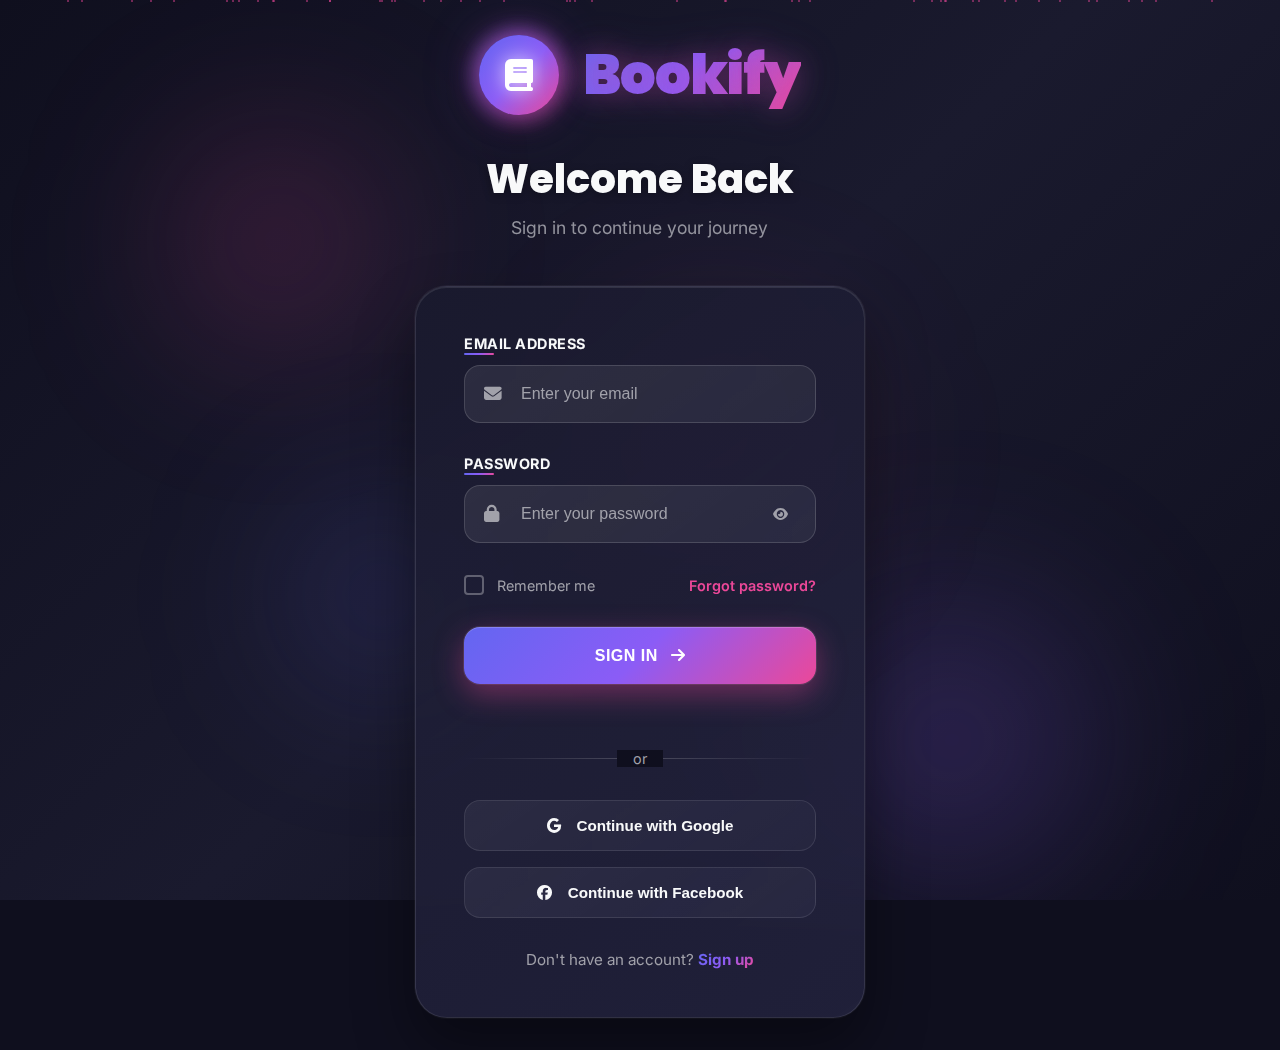
<file: login/login.html>
<!DOCTYPE html>
<html lang="en">

<head>
    <meta charset="UTF-8">
    <meta name="viewport" content="width=device-width, initial-scale=1.0">
    <title>Bookify - Sign In</title>
    <link rel="stylesheet" href="style.css">
    <link href="https://cdnjs.cloudflare.com/ajax/libs/font-awesome/6.4.0/css/all.min.css" rel="stylesheet">
    <link href="https://fonts.googleapis.com/css2?family=Inter:wght@300;400;500;600;700;800;900&display=swap"
        rel="stylesheet">
</head>

<body>
    <div class="bg-animation">
        <div class="bg-shapes">
            <div class="shape shape-1"></div>
            <div class="shape shape-2"></div>
            <div class="shape shape-3"></div>
            <div class="shape shape-4"></div>
        </div>
    </div>

    <div class="login-container">

        <div class="login-header">
            <div class="logo-wrapper">
                <div class="logo-icon">
                    <i class="fas fa-book"></i>
                </div>
                <h1 class="logo-text">Bookify</h1>
            </div>
            <div class="welcome-text">
                <h2>Welcome Back</h2>
                <p>Sign in to continue your journey</p>
            </div>
        </div>


        <div class="login-form-container">
            <form class="login-form" id="loginForm">

                <div class="input-field">
                    <label for="email">Email Address</label>
                    <div class="input-wrapper">
                        <i class="fas fa-envelope input-icon"></i>
                        <input type="email" id="email" placeholder="Enter your email" required>
                    </div>
                </div>

                <div class="input-field">
                    <label for="password">Password</label>
                    <div class="input-wrapper">
                        <i class="fas fa-lock input-icon"></i>
                        <input type="password" id="password" placeholder="Enter your password" required>
                        <button type="button" class="password-toggle" id="passwordToggle">
                            <i class="fas fa-eye"></i>
                        </button>
                    </div>
                </div>

                <div class="form-options">
                    <label class="checkbox-wrapper">
                        <input type="checkbox" id="rememberMe">
                        <span class="checkmark"></span>
                        Remember me
                    </label>
                    <a href="#" class="forgot-password">Forgot password?</a>
                </div>


                <button type="submit" class="login-btn">
                    <span class="btn-text">Sign In</span>
                    <i class="fas fa-arrow-right btn-icon"></i>
                    <div class="btn-glow"></div>
                </button>
            </form>

            <div class="divider">
                <span>or</span>
            </div>

            <div class="social-login">
                <button class="social-btn google-btn">
                    <i class="fab fa-google"></i>
                    <span>Continue with Google</span>
                </button>
                <button class="social-btn facebook-btn">
                    <i class="fab fa-facebook"></i>
                    <span>Continue with Facebook</span>
                </button>
            </div>

            <div class="signup-link">
                <p>Don't have an account? <a href="signup.html">Sign up</a></p>
            </div>
        </div>
    </div>

    <div class="particles" id="particles"></div>

    <script>
        const passwordToggle = document.getElementById('passwordToggle');
        const passwordInput = document.getElementById('password');

        passwordToggle.addEventListener('click', function () {
            const icon = this.querySelector('i');
            if (passwordInput.type === 'password') {
                passwordInput.type = 'text';
                icon.classList.remove('fa-eye');
                icon.classList.add('fa-eye-slash');
            } else {
                passwordInput.type = 'password';
                icon.classList.remove('fa-eye-slash');
                icon.classList.add('fa-eye');
            }
        });

        document.getElementById('loginForm').addEventListener('submit', function (e) {
            e.preventDefault();

            const submitBtn = this.querySelector('.login-btn');
            const btnText = submitBtn.querySelector('.btn-text');


            submitBtn.classList.add('loading');
            btnText.textContent = 'Signing In...';
            submitBtn.disabled = true;


            setTimeout(() => {
                submitBtn.classList.remove('loading');
                btnText.textContent = 'Sign In';
                submitBtn.disabled = false;

                submitBtn.style.transform = 'scale(0.95)';
                setTimeout(() => {
                    submitBtn.style.transform = '';
                    console.log('Login successful!');
                }, 150);
            }, 2000);
        });

        document.querySelectorAll('.input-wrapper').forEach(wrapper => {
            const input = wrapper.querySelector('input');

            input.addEventListener('focus', function () {
                wrapper.classList.add('focused');
            });

            input.addEventListener('blur', function () {
                if (!this.value) {
                    wrapper.classList.remove('focused');
                }
            });
        });

        function createParticles() {
            const particlesContainer = document.getElementById('particles');
            const particleCount = 50;

            for (let i = 0; i < particleCount; i++) {
                const particle = document.createElement('div');
                particle.className = 'particle';
                particle.style.left = Math.random() * 100 + '%';
                particle.style.animationDelay = Math.random() * 20 + 's';
                particle.style.animationDuration = (Math.random() * 10 + 10) + 's';
                particlesContainer.appendChild(particle);
            }
        }

        createParticles();
    </script>
</body>

</html>
</file>
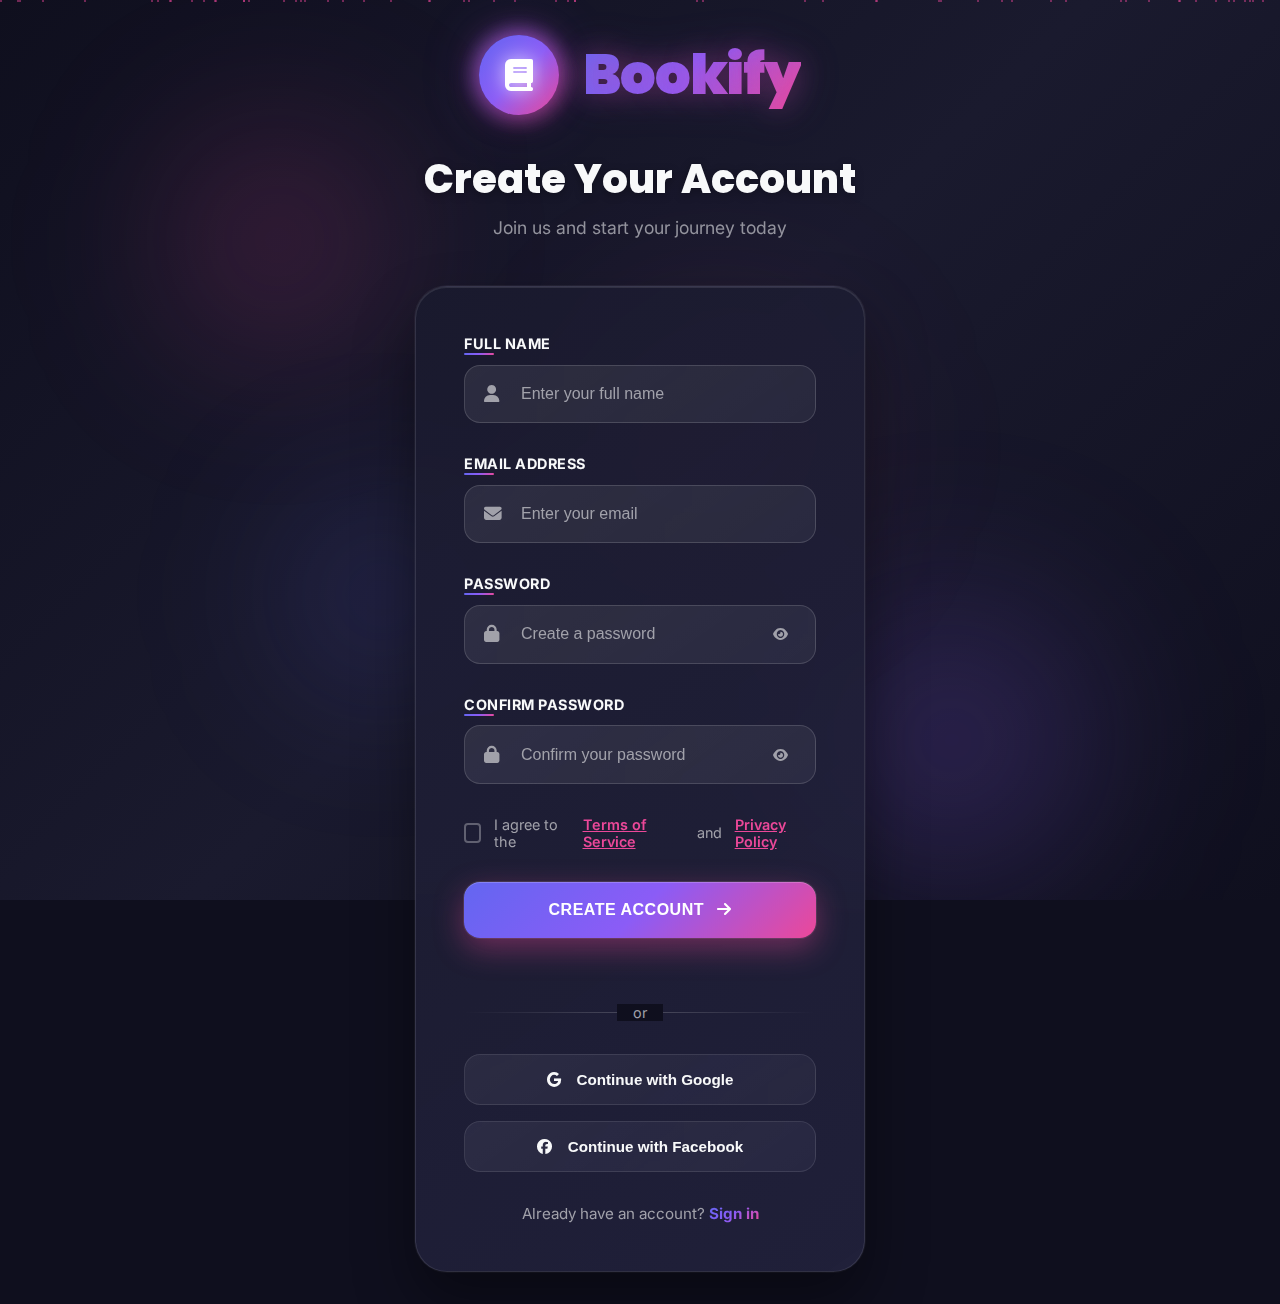
<file: login/signup.html>
<!DOCTYPE html>
<html lang="en">

<head>
    <meta charset="UTF-8">
    <meta name="viewport" content="width=device-width, initial-scale=1.0">
    <title>Bookify - Create Account</title>
    <link rel="stylesheet" href="style.css">
    <link href="https://cdnjs.cloudflare.com/ajax/libs/font-awesome/6.4.0/css/all.min.css" rel="stylesheet">
    <link href="https://fonts.googleapis.com/css2?family=Inter:wght@300;400;500;600;700;800;900&display=swap"
        rel="stylesheet">
</head>

<body>
    <div class="bg-animation">
        <div class="bg-shapes">
            <div class="shape shape-1"></div>
            <div class="shape shape-2"></div>
            <div class="shape shape-3"></div>
            <div class="shape shape-4"></div>
        </div>
    </div>

    <div class="signup-container">
        <div class="signup-header">
            <div class="logo-wrapper">
                <div class="logo-icon">
                    <i class="fas fa-book"></i>
                </div>
                <h1 class="logo-text">Bookify</h1>
            </div>
            <div class="welcome-text">
                <h2>Create Your Account</h2>
                <p>Join us and start your journey today</p>
            </div>
        </div>

        <div class="signup-form-container">
            <form class="signup-form" id="signupForm">
                <div class="input-field">
                    <label for="fullName">Full Name</label>
                    <div class="input-wrapper">
                        <i class="fas fa-user input-icon"></i>
                        <input type="text" id="fullName" placeholder="Enter your full name" required>
                    </div>
                </div>

                <div class="input-field">
                    <label for="email">Email Address</label>
                    <div class="input-wrapper">
                        <i class="fas fa-envelope input-icon"></i>
                        <input type="email" id="email" placeholder="Enter your email" required>
                    </div>
                </div>

                <div class="input-field">
                    <label for="password">Password</label>
                    <div class="input-wrapper">
                        <i class="fas fa-lock input-icon"></i>
                        <input type="password" id="password" placeholder="Create a password" required>
                        <button type="button" class="password-toggle" id="passwordToggle">
                            <i class="fas fa-eye"></i>
                        </button>
                    </div>
                </div>

                <div class="input-field">
                    <label for="confirmPassword">Confirm Password</label>
                    <div class="input-wrapper">
                        <i class="fas fa-lock input-icon"></i>
                        <input type="password" id="confirmPassword" placeholder="Confirm your password" required>
                        <button type="button" class="password-toggle" id="confirmPasswordToggle">
                            <i class="fas fa-eye"></i>
                        </button>
                    </div>
                </div>

                <div class="terms-checkbox">
                    <label class="checkbox-wrapper">
                        <input type="checkbox" id="termsCheck" required>
                        <span class="checkmark"></span>
                        I agree to the <a href="#" class="terms-link">Terms of Service</a> and <a href="#"
                            class="terms-link">Privacy Policy</a>
                    </label>
                </div>

                <button type="submit" class="signup-btn">
                    <span class="btn-text">Create Account</span>
                    <i class="fas fa-arrow-right btn-icon"></i>
                    <div class="btn-glow"></div>
                </button>
            </form>

            <div class="divider">
                <span>or</span>
            </div>

            <div class="social-login">
                <button class="social-btn google-btn">
                    <i class="fab fa-google"></i>
                    <span>Continue with Google</span>
                </button>
                <button class="social-btn facebook-btn">
                    <i class="fab fa-facebook"></i>
                    <span>Continue with Facebook</span>
                </button>
            </div>

            <div class="signin-link">
                <p>Already have an account? <a href="login.html">Sign in</a></p>
            </div>
        </div>
    </div>

    <div class="particles" id="particles"></div>

    <div class="toast" id="toast"></div>

    <script>
        function setupPasswordToggle(toggleId, inputId) {
            const toggle = document.getElementById(toggleId);
            const input = document.getElementById(inputId);

            toggle.addEventListener('click', function () {
                const icon = this.querySelector('i');
                if (input.type === 'password') {
                    input.type = 'text';
                    icon.classList.remove('fa-eye');
                    icon.classList.add('fa-eye-slash');
                } else {
                    input.type = 'password';
                    icon.classList.remove('fa-eye-slash');
                    icon.classList.add('fa-eye');
                }
            });
        }

        setupPasswordToggle('passwordToggle', 'password');
        setupPasswordToggle('confirmPasswordToggle', 'confirmPassword');

        document.getElementById('signupForm').addEventListener('submit', function (e) {
            e.preventDefault();

            const formData = {
                fullName: document.getElementById('fullName').value.trim(),
                email: document.getElementById('email').value.trim(),
                password: document.getElementById('password').value,
                confirmPassword: document.getElementById('confirmPassword').value,
                termsChecked: document.getElementById('termsCheck').checked
            };

            if (!formData.fullName) {
                showToast('Please enter your full name', 'error');
                return;
            }

            if (!formData.email) {
                showToast('Please enter your email address', 'error');
                return;
            }

            if (!formData.password) {
                showToast('Please create a password', 'error');
                return;
            }

            if (formData.password.length < 8) {
                showToast('Password must be at least 8 characters long', 'error');
                return;
            }

            if (formData.password !== formData.confirmPassword) {
                showToast('Passwords do not match', 'error');
                return;
            }

            if (!formData.termsChecked) {
                showToast('Please agree to the Terms of Service and Privacy Policy', 'error');
                return;
            }

            const submitBtn = this.querySelector('.signup-btn');
            const btnText = submitBtn.querySelector('.btn-text');

            submitBtn.classList.add('loading');
            btnText.textContent = 'Creating Account...';
            submitBtn.disabled = true;

            setTimeout(() => {
                submitBtn.classList.remove('loading');
                btnText.textContent = 'Create Account';
                submitBtn.disabled = false;

                submitBtn.style.transform = 'scale(0.95)';
                setTimeout(() => {
                    submitBtn.style.transform = '';
                    showToast('Account created successfully!', 'success');
                    setTimeout(() => {
                        window.location.href = 'login.html';
                    }, 2000);
                }, 150);
            }, 2000);
        });

        document.querySelectorAll('.input-wrapper').forEach(wrapper => {
            const input = wrapper.querySelector('input');

            input.addEventListener('focus', function () {
                wrapper.classList.add('focused');
            });

            input.addEventListener('blur', function () {
                if (!this.value) {
                    wrapper.classList.remove('focused');
                }
            });
        });

        function showToast(message, type = 'info') {
            const toast = document.getElementById('toast');
            const icon = type === 'success' ? 'fa-check-circle' :
                type === 'error' ? 'fa-exclamation-triangle' : 'fa-info-circle';

            toast.innerHTML = `
                <i class="fas ${icon}"></i>
                <span>${message}</span>
            `;

            toast.className = `toast ${type} show`;

            setTimeout(() => {
                toast.classList.remove('show');
            }, 5000);
        }

        function createParticles() {
            const particlesContainer = document.getElementById('particles');
            const particleCount = 60;

            for (let i = 0; i < particleCount; i++) {
                const particle = document.createElement('div');
                particle.className = 'particle';
                particle.style.left = Math.random() * 100 + '%';
                particle.style.animationDelay = Math.random() * 20 + 's';
                particle.style.animationDuration = (Math.random() * 10 + 10) + 's';
                particlesContainer.appendChild(particle);
            }
        }

        createParticles();
    </script>
</body>

</html>
</file>
<file: index.css>
@import url("https://fonts.googleapis.com/css2?family=Inter:wght@300;400;500;600;700;800;900&family=Poppins:wght@300;400;500;600;700;800;900&display=swap");

:root {
    --font-body: "Inter", -apple-system, BlinkMacSystemFont, "Segoe UI", sans-serif;
    --font-heading: "Poppins", -apple-system, BlinkMacSystemFont, "Segoe UI", sans-serif;
    --font-size: 16px;
    --background: #0f0f1e;
    --foreground: #f8f9fa;
    --card: #1a1a2e;
    --card-foreground: #f8f9fa;
    --primary: #6366f1;
    --primary-foreground: #ffffff;
    --secondary: #8b5cf6;
    --accent: #ec4899;
    --accent-foreground: #ffffff;
    --border: rgba(255, 255, 255, 0.1);
    --input-background: rgba(255, 255, 255, 0.05);
    --muted-foreground: #a1a1aa;
    --radius: 1rem;
    --gradient-primary: linear-gradient(135deg, #6366f1 0%, #8b5cf6 50%, #ec4899 100%);
    --gradient-secondary: linear-gradient(135deg, #0ea5e9 0%, #6366f1 100%);
}

* {
    margin: 0;
    padding: 0;
    box-sizing: border-box;
}

body {
    background: var(--background);
    color: var(--foreground);
    font-family: var(--font-body);
    font-size: var(--font-size);
    overflow-x: hidden;
    min-height: 100vh;
    position: relative;
}

h1, h2, h3, h4, h5, h6 {
    font-family: var(--font-heading);
    font-weight: 700;
}

/* ===== BACKGROUND ANIMATION ===== */
.bg-animation {
    position: fixed;
    top: 0;
    left: 0;
    width: 100%;
    height: 100%;
    z-index: -2;
    background: linear-gradient(135deg, var(--background) 0%, #1a1a2e 50%, #0f0f1e 100%);
}

.bg-shapes {
    position: absolute;
    width: 100%;
    height: 100%;
    overflow: hidden;
}

.shape {
    position: absolute;
    border-radius: 50%;
    filter: blur(80px);
    animation: float 20s ease-in-out infinite;
}

.shape-1 {
    width: 300px;
    height: 300px;
    background: radial-gradient(circle, rgba(236, 72, 153, 0.3) 0%, transparent 70%);
    top: 10%;
    left: 10%;
    animation-delay: 0s;
}

.shape-2 {
    width: 400px;
    height: 400px;
    background: radial-gradient(circle, rgba(139, 92, 246, 0.3) 0%, transparent 70%);
    top: 60%;
    right: 10%;
    animation-delay: -7s;
}

.shape-3 {
    width: 250px;
    height: 250px;
    background: radial-gradient(circle, rgba(99, 102, 241, 0.3) 0%, transparent 70%);
    bottom: 20%;
    left: 20%;
    animation-delay: -14s;
}

.shape-4 {
    width: 350px;
    height: 350px;
    background: radial-gradient(circle, rgba(236, 72, 153, 0.2) 0%, transparent 70%);
    top: 30%;
    right: 30%;
    animation-delay: -10s;
}

@keyframes float {
    0%, 100% {
        transform: translate(0, 0) rotate(0deg);
    }

    33% {
        transform: translate(30px, -30px) rotate(120deg);
    }

    66% {
        transform: translate(-20px, 20px) rotate(240deg);
    }
}

/* ===== NAVBAR ===== */
.navbar {
    position: fixed;
    top: 0;
    left: 0;
    right: 0;
    background: rgba(15, 15, 30, 0.95);
    backdrop-filter: blur(20px);
    border-bottom: 1px solid rgba(255, 255, 255, 0.1);
    z-index: 1000;
    padding: 1rem 0;
    transition: all 0.3s ease;
}

.nav-container {
    max-width: 1200px;
    margin: 0 auto;
    padding: 0 2rem;
    display: flex;
    justify-content: space-between;
    align-items: center;
}

.logo {
    display: flex;
    align-items: center;
    gap: 0.75rem;
    text-decoration: none;
    cursor: pointer;
    transition: transform 0.3s ease;
}

.logo:hover {
    transform: scale(1.05);
}

.logo-icon {
    width: 40px;
    height: 40px;
    display: flex;
    align-items: center;
    justify-content: center;
    background: var(--gradient-primary);
    border-radius: 50%;
}

.logo-text {
    font-size: 1.5rem;
    font-weight: 800;
    background: var(--gradient-primary);
    -webkit-background-clip: text;
    -webkit-text-fill-color: transparent;
    background-clip: text;
}

.nav-links {
    display: flex;
    gap: 2rem;
    align-items: center;
}

.nav-link {
    text-decoration: none;
    color: var(--foreground);
    font-weight: 500;
    position: relative;
    transition: color 0.3s ease;
    padding: 0.5rem 1rem;
}

.nav-link::after {
    content: '';
    position: absolute;
    bottom: 0;
    left: 1rem;
    width: 0;
    height: 2px;
    background: var(--gradient-primary);
    transition: width 0.3s ease;
}

.nav-link:hover::after,
.nav-link.active::after {
    width: calc(100% - 2rem);
}

.nav-link:hover {
    color: var(--primary);
}

.mobile-menu-btn {
    display: none;
    flex-direction: column;
    background: none;
    border: none;
    cursor: pointer;
    gap: 5px;
}

.mobile-menu-btn span {
    width: 25px;
    height: 3px;
    background: var(--foreground);
    border-radius: 2px;
    transition: all 0.3s ease;
}

/* ===== MAIN CONTENT ===== */
.main-content {
    padding-top: 80px;
    position: relative;
    z-index: 10;
}

.container {
    max-width: 1200px;
    margin: 0 auto;
    padding: 0 2rem;
}

/* ===== HERO SECTION ===== */
.hero {
    min-height: calc(100vh - 80px);
    display: flex;
    align-items: center;
    justify-content: center;
    position: relative;
    padding: 3rem 0;
    overflow: hidden;
}

.hero-overlay {
    position: absolute;
    top: 0;
    left: 0;
    right: 0;
    bottom: 0;
    background: radial-gradient(ellipse at center, rgba(99, 102, 241, 0.1) 0%, transparent 70%);
    z-index: -1;
}

.hero-with-bg {
    background: linear-gradient(135deg, rgba(99, 102, 241, 0.05) 0%, rgba(139, 92, 246, 0.05) 100%);
    border-bottom: 1px solid var(--border);
}

.hero-inner {
    display: grid;
    grid-template-columns: 1fr 1fr;
    gap: 3rem;
    align-items: center;
    width: 100%;
}

.hero-content {
    display: flex;
    flex-direction: column;
    gap: 1.5rem;
    animation: slideInLeft 0.8s ease-out;
}

@keyframes slideInLeft {
    from {
        opacity: 0;
        transform: translateX(-50px);
    }

    to {
        opacity: 1;
        transform: translateX(0);
    }
}

@keyframes slideInRight {
    from {
        opacity: 0;
        transform: translateX(50px);
    }

    to {
        opacity: 1;
        transform: translateX(0);
    }
}

.hero-title {
    font-size: 3.5rem;
    line-height: 1.2;
    font-weight: 900;
    background: var(--gradient-primary);
    -webkit-background-clip: text;
    -webkit-text-fill-color: transparent;
    background-clip: text;
}

.hero-sub {
    font-size: 1.125rem;
    color: var(--muted-foreground);
    line-height: 1.6;
    max-width: 500px;
}

.hero-badge {
    display: flex;
    align-items: center;
    gap: 1rem;
    padding: 1rem 1.5rem;
    background: rgba(236, 72, 153, 0.1);
    border: 1px solid rgba(236, 72, 153, 0.3);
    border-radius: var(--radius);
    width: fit-content;
}

.hero-badge i {
    font-size: 1.5rem;
    color: var(--accent);
}

.hero-badge div {
    display: flex;
    flex-direction: column;
}

.hero-badge strong {
    color: var(--foreground);
    font-weight: 600;
}

.hero-badge span {
    color: var(--muted-foreground);
    font-size: 0.875rem;
}

.hero-actions {
    display: flex;
    gap: 1rem;
    margin-top: 0.5rem;
    flex-wrap: wrap;
}

.cta-btn {
    padding: 1rem 2rem;
    background: var(--gradient-primary);
    color: white;
    border: none;
    border-radius: var(--radius);
    font-weight: 600;
    font-size: 1rem;
    cursor: pointer;
    text-decoration: none;
    display: inline-flex;
    align-items: center;
    justify-content: center;
    gap: 0.5rem;
    transition: all 0.3s ease;
    position: relative;
    overflow: hidden;
    box-shadow: 0 10px 30px rgba(99, 102, 241, 0.2);
}

.cta-btn::before {
    content: '';
    position: absolute;
    top: 50%;
    left: 50%;
    width: 0;
    height: 0;
    background: rgba(255, 255, 255, 0.2);
    border-radius: 50%;
    transform: translate(-50%, -50%);
    transition: width 0.6s, height 0.6s;
}

.cta-btn:hover::before {
    width: 400px;
    height: 400px;
}

.cta-btn:hover {
    transform: translateY(-2px);
    box-shadow: 0 15px 40px rgba(99, 102, 241, 0.3);
}

.btn {
    padding: 1rem 2rem;
    border: 2px solid var(--primary);
    background: transparent;
    color: var(--foreground);
    border-radius: var(--radius);
    font-weight: 600;
    font-size: 1rem;
    cursor: pointer;
    text-decoration: none;
    display: inline-flex;
    align-items: center;
    justify-content: center;
    transition: all 0.3s ease;
}

.btn-outline:hover {
    background: var(--primary);
    color: white;
    box-shadow: 0 10px 30px rgba(99, 102, 241, 0.2);
}

.hero-image {
    display: flex;
    align-items: center;
    justify-content: center;
    animation: slideInRight 0.8s ease-out;
}

.hero-img {
    width: 100%;
    height: auto;
    aspect-ratio: 1;
    object-fit: cover;
    border-radius: 2rem;
    box-shadow: 0 20px 60px rgba(99, 102, 241, 0.2);
    border: 2px solid var(--border);
    transition: all 0.3s ease;
}

.hero-img:hover {
    box-shadow: 0 30px 80px rgba(99, 102, 241, 0.3);
    transform: scale(1.02);
}

/* ===== FEATURES SECTION ===== */
.features-section {
    padding: 4rem 0;
    display: flex;
    flex-direction: column;
    gap: 3rem;
}

.section-header {
    text-align: center;
    margin-bottom: 2rem;
}

.section-header h2 {
    font-size: 2.5rem;
    margin-bottom: 1rem;
    background: var(--gradient-primary);
    -webkit-background-clip: text;
    -webkit-text-fill-color: transparent;
    background-clip: text;
}

.section-header p {
    font-size: 1.125rem;
    color: var(--muted-foreground);
}

.features-grid {
    display: grid;
    grid-template-columns: repeat(auto-fit, minmax(250px, 1fr));
    gap: 2rem;
}

.feature-card {
    padding: 2rem;
    background: rgba(26, 26, 46, 0.6);
    border: 1px solid var(--border);
    border-radius: var(--radius);
    text-align: center;
    transition: all 0.3s ease;
    position: relative;
    overflow: hidden;
    cursor: pointer;
}

.feature-card::before {
    content: '';
    position: absolute;
    inset: 0;
    background: linear-gradient(135deg, rgba(99, 102, 241, 0.1) 0%, rgba(139, 92, 246, 0.1) 100%);
    opacity: 0;
    transition: opacity 0.3s ease;
}

.feature-card:hover {
    transform: translateY(-10px);
    border-color: var(--primary);
    box-shadow: 0 20px 40px rgba(99, 102, 241, 0.15);
}

.feature-card:hover::before {
    opacity: 1;
}

.feature-icon {
    font-size: 3rem;
    margin-bottom: 1rem;
    display: inline-block;
    padding: 1rem;
    background: linear-gradient(135deg, rgba(99, 102, 241, 0.2) 0%, rgba(139, 92, 246, 0.2) 100%);
    border-radius: 50%;
    color: var(--primary);
    transition: all 0.3s ease;
}

.feature-card:hover .feature-icon {
    transform: scale(1.1) rotate(10deg);
    background: var(--gradient-primary);
    color: white;
}

.feature-card h3 {
    font-size: 1.25rem;
    margin-bottom: 1rem;
    position: relative;
    z-index: 1;
}

.feature-card p {
    color: var(--muted-foreground);
    line-height: 1.6;
    position: relative;
    z-index: 1;
    margin-bottom: 1rem;
}

.feature-badge {
    display: inline-block;
    padding: 0.5rem 1rem;
    background: linear-gradient(135deg, rgba(99, 102, 241, 0.2) 0%, rgba(139, 92, 246, 0.2) 100%);
    border: 1px solid rgba(99, 102, 241, 0.4);
    border-radius: 20px;
    font-size: 0.75rem;
    font-weight: 600;
    color: var(--primary);
    position: relative;
    z-index: 1;
    transition: all 0.3s ease;
}

.feature-card:hover .feature-badge {
    background: var(--gradient-primary);
    color: white;
    border-color: var(--primary);
    transform: scale(1.05);
}

/* ===== CTA SECTION ===== */
.cta-section {
    padding: 4rem 0;
    background: linear-gradient(135deg, rgba(99, 102, 241, 0.1) 0%, rgba(139, 92, 246, 0.1) 100%);
    border-top: 1px solid var(--border);
    border-bottom: 1px solid var(--border);
    margin: 2rem 0;
}

.cta-content {
    text-align: center;
    display: flex;
    flex-direction: column;
    gap: 1.5rem;
    align-items: center;
}

.cta-section h2 {
    font-size: 2rem;
    background: var(--gradient-primary);
    -webkit-background-clip: text;
    -webkit-text-fill-color: transparent;
    background-clip: text;
}

.cta-section p {
    font-size: 1.125rem;
    color: var(--muted-foreground);
    max-width: 500px;
}

/* ===== FOOTER ===== */
.footer {
    background: rgba(26, 26, 46, 0.5);
    border-top: 1px solid var(--border);
    padding: 3rem 0 1rem;
    margin-top: 4rem;
}

.footer-content {
    display: grid;
    grid-template-columns: repeat(auto-fit, minmax(200px, 1fr));
    gap: 2rem;
    margin-bottom: 2rem;
}

.footer-section h4 {
    font-size: 1rem;
    margin-bottom: 1rem;
    color: var(--foreground);
}

.footer-section p,
.footer-section a {
    color: var(--muted-foreground);
    text-decoration: none;
    transition: color 0.3s ease;
    font-size: 0.9rem;
    line-height: 1.6;
}

.footer-section a:hover {
    color: var(--primary);
}

.footer-section ul {
    list-style: none;
}

.footer-section ul li {
    margin-bottom: 0.5rem;
}

.footer-bottom {
    text-align: center;
    padding-top: 2rem;
    border-top: 1px solid var(--border);
    color: var(--muted-foreground);
    font-size: 0.875rem;
}

/* ===== RESPONSIVE ===== */
@media (max-width: 768px) {
    .hero-inner {
        grid-template-columns: 1fr;
    }

    .hero-title {
        font-size: 2.5rem;
    }

    .hero-sub {
        font-size: 1rem;
    }

    .hero-image {
        display: none;
    }

    .section-header h2 {
        font-size: 1.875rem;
    }

    .cta-section h2 {
        font-size: 1.5rem;
    }

    .features-grid {
        grid-template-columns: 1fr;
    }

    .nav-links {
        gap: 1rem;
    }

    .nav-link {
        padding: 0.5rem 0.75rem;
        font-size: 0.9rem;
    }

    .nav-link::after {
        display: none;
    }

    .mobile-menu-btn {
        display: flex;
    }

    .nav-links.active {
        display: flex;
        position: absolute;
        top: 70px;
        left: 0;
        right: 0;
        flex-direction: column;
        background: rgba(15, 15, 30, 0.98);
        backdrop-filter: blur(20px);
        border-bottom: 1px solid var(--border);
        padding: 1rem 2rem;
        gap: 0.5rem;
    }

    .hero-actions {
        flex-direction: column;
    }

    .cta-btn,
    .btn {
        width: 100%;
    }

    .btn {
        margin-left: 0 !important;
    }
}

@media (max-width: 480px) {
    .hero-title {
        font-size: 2rem;
    }

    .hero-badge {
        flex-direction: column;
        align-items: flex-start;
    }

    .section-header h2 {
        font-size: 1.5rem;
    }

    .nav-container {
        padding: 0 1rem;
    }

    .hero-actions {
        width: 100%;
    }

    .cta-btn,
    .btn {
        padding: 0.875rem 1.5rem;
    }
}

/* ===== SOCIAL PROOF ===== */
.social-proof {
    display: flex;
    align-items: center;
    gap: 1rem;
    padding: 1rem;
    background: rgba(99, 102, 241, 0.05);
    border-radius: var(--radius);
    border: 1px solid var(--border);
    width: fit-content;
}

.avatar-group {
    display: flex;
    align-items: center;
}

.avatar {
    width: 35px;
    height: 35px;
    border-radius: 50%;
    background: var(--gradient-primary);
    border: 2px solid rgba(15, 15, 30, 0.9);
    display: flex;
    align-items: center;
    justify-content: center;
    font-size: 1.2rem;
    margin-left: -10px;
    transition: all 0.3s ease;
}

.avatar:first-child {
    margin-left: 0;
}

.avatar:hover {
    transform: translateY(-5px);
    z-index: 10;
}

.avatar.more {
    background: rgba(99, 102, 241, 0.3);
    font-size: 0.75rem;
    font-weight: 600;
    color: var(--primary);
}

.proof-text p {
    color: var(--foreground);
    font-size: 0.9rem;
}

.proof-text strong {
    color: var(--primary);
    font-weight: 700;
}

/* ===== STATS SECTION ===== */
.stats-section {
    padding: 4rem 0;
    margin: 2rem auto;
}

.stats-grid {
    display: grid;
    grid-template-columns: repeat(auto-fit, minmax(200px, 1fr));
    gap: 2rem;
}

.stat-item {
    text-align: center;
    padding: 2rem;
    background: linear-gradient(135deg, rgba(99, 102, 241, 0.1) 0%, rgba(139, 92, 246, 0.1) 100%);
    border: 1px solid var(--border);
    border-radius: var(--radius);
    transition: all 0.3s ease;
    position: relative;
    overflow: hidden;
}

.stat-item::before {
    content: '';
    position: absolute;
    inset: 0;
    background: linear-gradient(45deg, transparent 30%, rgba(255, 255, 255, 0.05) 50%, transparent 70%);
    opacity: 0;
    transition: opacity 0.3s ease;
}

.stat-item:hover {
    transform: translateY(-8px);
    border-color: var(--primary);
    box-shadow: 0 15px 40px rgba(99, 102, 241, 0.15);
}

.stat-item:hover::before {
    opacity: 1;
}

.stat-number {
    font-size: 2.5rem;
    font-weight: 900;
    background: var(--gradient-primary);
    -webkit-background-clip: text;
    -webkit-text-fill-color: transparent;
    background-clip: text;
    margin-bottom: 0.5rem;
    position: relative;
    z-index: 1;
}

.stat-label {
    font-size: 1rem;
    color: var(--muted-foreground);
    position: relative;
    z-index: 1;
}

/* ===== TESTIMONIALS SECTION ===== */
.testimonials-section {
    padding: 4rem 0;
    display: flex;
    flex-direction: column;
    gap: 3rem;
}

.testimonials-grid {
    display: grid;
    grid-template-columns: repeat(auto-fit, minmax(280px, 1fr));
    gap: 2rem;
}

.testimonial-card {
    padding: 2rem;
    background: rgba(26, 26, 46, 0.6);
    border: 1px solid var(--border);
    border-radius: var(--radius);
    display: flex;
    flex-direction: column;
    gap: 1.5rem;
    transition: all 0.3s ease;
    position: relative;
    overflow: hidden;
}

.testimonial-card::before {
    content: '"';
    position: absolute;
    font-size: 5rem;
    opacity: 0.05;
    top: -20px;
    right: 10px;
    color: var(--primary);
    font-family: Georgia, serif;
}

.testimonial-card:hover {
    transform: translateY(-10px);
    border-color: var(--primary);
    background: rgba(26, 26, 46, 0.8);
    box-shadow: 0 20px 50px rgba(99, 102, 241, 0.15);
}

.stars {
    display: flex;
    gap: 0.25rem;
}

.stars i {
    color: #fbbf24;
    font-size: 1rem;
}

.testimonial-text {
    color: var(--muted-foreground);
    line-height: 1.7;
    font-style: italic;
    position: relative;
    z-index: 1;
}

.testimonial-author {
    display: flex;
    align-items: center;
    gap: 1rem;
    margin-top: 0.5rem;
}

.author-avatar {
    width: 45px;
    height: 45px;
    border-radius: 50%;
    background: var(--gradient-primary);
    display: flex;
    align-items: center;
    justify-content: center;
    font-weight: 700;
    color: white;
    font-size: 0.9rem;
}

.author-name {
    font-weight: 600;
    color: var(--foreground);
    margin-bottom: 0.25rem;
}

.author-location {
    font-size: 0.85rem;
    color: var(--muted-foreground);
}

/* ===== RESPONSIVE TESTIMONIALS ===== */
@media (max-width: 768px) {
    .stats-grid {
        grid-template-columns: repeat(2, 1fr);
    }

    .stat-number {
        font-size: 2rem;
    }

    .testimonials-grid {
        grid-template-columns: 1fr;
    }

    .social-proof {
        flex-direction: column;
        align-items: flex-start;
        width: 100%;
    }

    .avatar-group {
        width: 100%;
    }
}

@media (max-width: 480px) {
    .stats-grid {
        grid-template-columns: 1fr;
    }

    .stat-number {
        font-size: 1.75rem;
    }

    .stat-item {
        padding: 1.5rem;
    }
}
</file>
<file: login/style.css>
@import url("https://fonts.googleapis.com/css2?family=Inter:wght@300;400;500;600;700;800;900&family=Poppins:wght@300;400;500;600;700;800;900&display=swap");

:root {
  --font-body: "Inter", -apple-system, BlinkMacSystemFont, "Segoe UI", sans-serif;
  --font-heading: "Poppins", -apple-system, BlinkMacSystemFont, "Segoe UI", sans-serif;
  --font-size: 16px;
  --background: #0f0f1e;
  --foreground: #f8f9fa;
  --card: #1a1a2e;
  --card-foreground: #f8f9fa;
  --popover: #1a1a2e;
  --popover-foreground: #f8f9fa;
  --primary: #6366f1;
  --primary-foreground: #ffffff;
  --secondary: #8b5cf6;
  --secondary-foreground: #ffffff;
  --muted: #252541;
  --muted-foreground: #a1a1aa;
  --accent: #ec4899;
  --accent-foreground: #ffffff;
  --destructive: #ef4444;
  --destructive-foreground: #ffffff;
  --border: rgba(255, 255, 255, 0.1);
  --input: rgba(255, 255, 255, 0.05);
  --input-background: rgba(255, 255, 255, 0.05);
  --switch-background: #3f3f46;
  --font-weight-medium: 500;
  --font-weight-normal: 400;
  --ring: #6366f1;
  --chart-1: oklch(0.646 0.222 41.116);
  --chart-2: oklch(0.6 0.118 184.704);
  --chart-3: oklch(0.398 0.07 227.392);
  --chart-4: oklch(0.828 0.189 84.429);
  --chart-5: oklch(0.769 0.188 70.08);
  --radius: 1rem;
  --sidebar: #1a1a2e;
  --sidebar-foreground: #f8f9fa;
  --sidebar-primary: #6366f1;
  --sidebar-primary-foreground: #ffffff;
  --sidebar-accent: #252541;
  --sidebar-accent-foreground: #f8f9fa;
  --sidebar-border: rgba(255, 255, 255, 0.1);
  --sidebar-ring: #6366f1;
  --gradient-primary: linear-gradient(135deg, #6366f1 0%, #8b5cf6 50%, #ec4899 100%);
  --gradient-secondary: linear-gradient(135deg, #0ea5e9 0%, #6366f1 100%);
  --gradient-accent: linear-gradient(135deg, #f59e0b 0%, #ec4899 100%);
}

* {
  margin: 0;
  padding: 0;
  box-sizing: border-box;
}

body {
  background: var(--background);
  color: var(--foreground);
  font-family: var(--font-body);
  font-size: var(--font-size);
  overflow-x: hidden;
  min-height: 100vh;
  position: relative;
}

h1,
h2,
h3,
h4,
h5,
h6 {
  font-family: var(--font-heading);
}

/* Animated Background */
.bg-animation {
  position: fixed;
  top: 0;
  left: 0;
  width: 100%;
  height: 100%;
  z-index: -2;
  background: linear-gradient(135deg,
      var(--background) 0%,
      #1a1a2e 50%,
      #0f0f1e 100%);
}

.bg-shapes {
  position: absolute;
  width: 100%;
  height: 100%;
  overflow: hidden;
}

.shape {
  position: absolute;
  border-radius: 50%;
  filter: blur(80px);
  animation: float 20s ease-in-out infinite;
}

.shape-1 {
  width: 300px;
  height: 300px;
  background: radial-gradient(circle, rgba(236, 72, 153, 0.3) 0%, transparent 70%);
  top: 10%;
  left: 10%;
  animation-delay: 0s;
}

.shape-2 {
  width: 400px;
  height: 400px;
  background: radial-gradient(circle, rgba(139, 92, 246, 0.3) 0%, transparent 70%);
  top: 60%;
  right: 10%;
  animation-delay: -7s;
}

.shape-3 {
  width: 250px;
  height: 250px;
  background: radial-gradient(circle, rgba(99, 102, 241, 0.3) 0%, transparent 70%);
  bottom: 20%;
  left: 20%;
  animation-delay: -14s;
}

.shape-4 {
  width: 350px;
  height: 350px;
  background: radial-gradient(circle, rgba(236, 72, 153, 0.2) 0%, transparent 70%);
  top: 30%;
  right: 30%;
  animation-delay: -10s;
}

@keyframes float {
  0%, 100% {
    transform: translate(0, 0) rotate(0deg);
  }

  33% {
    transform: translate(30px, -30px) rotate(120deg);
  }

  66% {
    transform: translate(-20px, 20px) rotate(240deg);
  }
}

/* Particles */
.particles {
  position: fixed;
  top: 0;
  left: 0;
  width: 100%;
  height: 100%;
  z-index: -1;
  pointer-events: none;
}

.particle {
  position: absolute;
  width: 2px;
  height: 2px;
  background: var(--accent);
  border-radius: 50%;
  opacity: 0.6;
  animation: particleFloat linear infinite;
}

@keyframes particleFloat {
  0% {
    transform: translateY(100vh) rotate(0deg);
    opacity: 0;
  }

  10% {
    opacity: 0.6;
  }

  90% {
    opacity: 0.6;
  }

  100% {
    transform: translateY(-100px) rotate(360deg);
    opacity: 0;
  }
}

/* Main Container */
.login-container,
.signup-container {
  min-height: 100vh;
  display: flex;
  flex-direction: column;
  align-items: center;
  justify-content: center;
  padding: 2rem;
  position: relative;
  z-index: 1;
}

/* Header */
.login-header,
.signup-header {
  text-align: center;
  margin-bottom: 3rem;
  animation: slideInDown 0.8s ease-out;
}

.logo-wrapper {
  display: flex;
  align-items: center;
  justify-content: center;
  gap: 1.5rem;
  margin-bottom: 2rem;
}

.logo-icon {
  width: 80px;
  height: 80px;
  border-radius: 50%;
  background: var(--gradient-primary);
  display: flex;
  align-items: center;
  justify-content: center;
  position: relative;
  box-shadow:
    0 0 30px rgba(236, 72, 153, 0.5),
    0 0 60px rgba(139, 92, 246, 0.3),
    0 20px 40px rgba(0, 0, 0, 0.3);
  animation: logoGlow 3s ease-in-out infinite alternate;
}

.logo-icon::before {
  content: '';
  position: absolute;
  top: -3px;
  left: -3px;
  right: -3px;
  bottom: -3px;
  background: var(--gradient-primary);
  border-radius: 50%;
  z-index: -1;
  filter: blur(10px);
  opacity: 0.7;
}

.logo-icon i {
  font-size: 2rem;
  color: white;
  text-shadow: 0 0 20px rgba(255, 255, 255, 0.8);
}

.logo-text {
  background: var(--gradient-primary);
  -webkit-background-clip: text;
  -webkit-text-fill-color: transparent;
  background-clip: text;
  font-size: 3.5rem;
  font-weight: 900;
  letter-spacing: -0.02em;
  text-shadow: 0 0 30px rgba(236, 72, 153, 0.3);
  filter: drop-shadow(0 0 20px rgba(139, 92, 246, 0.2));
}

.welcome-text h2 {
  font-size: 2.5rem;
  font-weight: 800;
  margin-bottom: 0.5rem;
  color: var(--foreground);
  text-shadow: 0 2px 10px rgba(0, 0, 0, 0.3);
}

.welcome-text p {
  font-size: 1.1rem;
  color: var(--muted-foreground);
  opacity: 0.9;
}

@keyframes logoGlow {
  0% {
    box-shadow:
      0 0 30px rgba(236, 72, 153, 0.5),
      0 0 60px rgba(139, 92, 246, 0.3),
      0 20px 40px rgba(0, 0, 0, 0.3);
  }

  100% {
    box-shadow:
      0 0 40px rgba(236, 72, 153, 0.7),
      0 0 80px rgba(139, 92, 246, 0.5),
      0 25px 50px rgba(0, 0, 0, 0.4);
  }
}

/* Form Container */
.login-form-container,
.signup-form-container {
  background: linear-gradient(145deg,
      rgba(26, 26, 46, 0.9) 0%,
      rgba(37, 37, 65, 0.8) 100%);
  backdrop-filter: blur(20px);
  border: 1px solid rgba(255, 255, 255, 0.1);
  border-radius: 2rem;
  padding: 3rem;
  box-shadow:
    0 30px 60px rgba(0, 0, 0, 0.4),
    0 0 0 1px rgba(255, 255, 255, 0.05),
    inset 0 1px 0 rgba(255, 255, 255, 0.1);
  width: 100%;
  max-width: 450px;
  position: relative;
  overflow: hidden;
  animation: slideInUp 0.8s ease-out 0.2s both;
}

.login-form-container::before,
.signup-form-container::before {
  content: '';
  position: absolute;
  top: 0;
  left: -100%;
  width: 100%;
  height: 100%;
  background: linear-gradient(90deg,
      transparent,
      rgba(236, 72, 153, 0.1),
      rgba(139, 92, 246, 0.1),
      transparent);
  transition: left 0.6s ease;
  pointer-events: none;
}

.login-form-container:hover::before,
.signup-form-container:hover::before {
  left: 100%;
}

/* Form Styles */
.login-form,
.signup-form {
  position: relative;
  z-index: 1;
}

.input-field {
  margin-bottom: 2rem;
}

.input-field label {
  display: block;
  color: var(--foreground);
  font-weight: 700;
  font-size: 0.9rem;
  margin-bottom: 0.8rem;
  letter-spacing: 0.5px;
  text-transform: uppercase;
  position: relative;
}

.input-field label::after {
  content: '';
  position: absolute;
  bottom: -3px;
  left: 0;
  width: 30px;
  height: 2px;
  background: var(--gradient-primary);
  border-radius: 2px;
}

.input-wrapper {
  position: relative;
  background: linear-gradient(145deg,
      rgba(255, 255, 255, 0.08) 0%,
      rgba(255, 255, 255, 0.05) 100%);
  border: 1px solid rgba(255, 255, 255, 0.15);
  border-radius: 1rem;
  backdrop-filter: blur(10px);
  transition: all 0.4s cubic-bezier(0.4, 0, 0.2, 1);
  overflow: hidden;
}

.input-wrapper:hover {
  background: linear-gradient(145deg,
      rgba(255, 255, 255, 0.12) 0%,
      rgba(255, 255, 255, 0.08) 100%);
  border-color: rgba(236, 72, 153, 0.3);
  transform: translateY(-2px);
  box-shadow: 0 10px 30px rgba(0, 0, 0, 0.2);
}

.input-wrapper.focused {
  border-color: var(--accent);
  box-shadow:
    0 0 0 0.2rem rgba(236, 72, 153, 0.25),
    0 0 30px rgba(236, 72, 153, 0.15),
    0 10px 30px rgba(0, 0, 0, 0.3);
  background: linear-gradient(145deg,
      rgba(255, 255, 255, 0.15) 0%,
      rgba(255, 255, 255, 0.1) 100%);
  transform: translateY(-3px);
}

.input-icon {
  position: absolute;
  left: 1.2rem;
  top: 50%;
  transform: translateY(-50%);
  color: var(--muted-foreground);
  font-size: 1.1rem;
  z-index: 2;
  transition: all 0.3s ease;
}

.input-wrapper.focused .input-icon {
  color: var(--accent);
  transform: translateY(-50%) scale(1.1);
}

.input-wrapper input {
  width: 100%;
  background: transparent;
  border: none;
  padding: 1.2rem 1.2rem 1.2rem 3.5rem;
  color: var(--foreground);
  font-size: 1rem;
  outline: none;
  transition: all 0.3s ease;
}

.input-wrapper input::placeholder {
  color: var(--muted-foreground);
  transition: all 0.3s ease;
}

.input-wrapper.focused input::placeholder {
  color: rgba(161, 161, 170, 0.5);
}

.password-toggle {
  position: absolute;
  right: 1.2rem;
  top: 50%;
  transform: translateY(-50%);
  background: transparent;
  border: none;
  color: var(--muted-foreground);
  cursor: pointer;
  padding: 0.5rem;
  border-radius: 50%;
  transition: all 0.3s ease;
  z-index: 2;
}

.password-toggle:hover {
  color: var(--accent);
  background: rgba(236, 72, 153, 0.1);
  transform: translateY(-50%) scale(1.1);
}

/* Form Options */
.form-options {
  display: flex;
  justify-content: space-between;
  align-items: center;
  margin-bottom: 2rem;
}

.checkbox-wrapper {
  display: flex;
  align-items: center;
  gap: 0.8rem;
  cursor: pointer;
  color: var(--muted-foreground);
  font-size: 0.9rem;
  transition: color 0.3s ease;
}

.checkbox-wrapper:hover {
  color: var(--foreground);
}

.checkbox-wrapper input[type="checkbox"] {
  display: none;
}

.checkmark {
  width: 20px;
  height: 20px;
  border: 2px solid rgba(255, 255, 255, 0.3);
  border-radius: 4px;
  position: relative;
  transition: all 0.3s ease;
  background: transparent;
}

.checkbox-wrapper input[type="checkbox"]:checked+.checkmark {
  background: var(--gradient-primary);
  border-color: var(--accent);
  box-shadow: 0 0 15px rgba(236, 72, 153, 0.4);
}

.checkbox-wrapper input[type="checkbox"]:checked+.checkmark::after {
  content: '';
  position: absolute;
  left: 6px;
  top: 2px;
  width: 6px;
  height: 10px;
  border: solid white;
  border-width: 0 2px 2px 0;
  transform: rotate(45deg);
}

.forgot-password {
  color: var(--accent);
  text-decoration: none;
  font-size: 0.9rem;
  font-weight: 600;
  transition: all 0.3s ease;
  position: relative;
}

.forgot-password::before {
  content: '';
  position: absolute;
  bottom: -2px;
  left: 0;
  width: 0;
  height: 1px;
  background: var(--gradient-primary);
  transition: width 0.3s ease;
}

.forgot-password:hover::before {
  width: 100%;
}

/* Terms Checkbox */
.terms-checkbox {
  margin-bottom: 2rem;
}

.terms-link {
  color: var(--accent);
  text-decoration: underline;
  font-weight: 600;
  transition: all 0.3s ease;
}

.terms-link:hover {
  color: var(--secondary);
}

/* Buttons */
.login-btn,
.signup-btn {
  width: 100%;
  background: var(--gradient-primary);
  border: none;
  border-radius: 1rem;
  padding: 1.2rem 2rem;
  color: white;
  font-size: 1rem;
  font-weight: 700;
  text-transform: uppercase;
  letter-spacing: 0.5px;
  cursor: pointer;
  position: relative;
  overflow: hidden;
  transition: all 0.4s cubic-bezier(0.4, 0, 0.2, 1);
  box-shadow:
    0 10px 30px rgba(236, 72, 153, 0.4),
    0 0 0 1px rgba(255, 255, 255, 0.1),
    inset 0 1px 0 rgba(255, 255, 255, 0.2);
  margin-bottom: 2rem;
}

.login-btn:hover,
.signup-btn:hover {
  transform: translateY(-3px) scale(1.02);
  box-shadow:
    0 20px 40px rgba(236, 72, 153, 0.6),
    0 0 40px rgba(139, 92, 246, 0.4),
    0 0 0 1px rgba(255, 255, 255, 0.2),
    inset 0 1px 0 rgba(255, 255, 255, 0.3);
  filter: brightness(1.1);
}

.login-btn:active,
.signup-btn:active {
  transform: translateY(-1px) scale(1.01);
}

.login-btn.loading,
.signup-btn.loading {
  pointer-events: none;
}

.btn-glow {
  position: absolute;
  top: 0;
  left: -100%;
  width: 100%;
  height: 100%;
  background: linear-gradient(90deg,
      transparent,
      rgba(255, 255, 255, 0.3),
      transparent);
  transition: left 0.6s ease;
}

.login-btn:hover .btn-glow,
.signup-btn:hover .btn-glow {
  left: 100%;
}

.btn-icon {
  margin-left: 0.5rem;
  transition: transform 0.3s ease;
}

.login-btn:hover .btn-icon,
.signup-btn:hover .btn-icon {
  transform: translateX(3px);
}

/* Divider */
.divider {
  text-align: center;
  margin: 2rem 0;
  position: relative;
}

.divider::before {
  content: '';
  position: absolute;
  top: 50%;
  left: 0;
  right: 0;
  height: 1px;
  background: linear-gradient(90deg,
      transparent,
      rgba(255, 255, 255, 0.2),
      transparent);
}

.divider span {
  background: var(--background);
  color: var(--muted-foreground);
  padding: 0 1rem;
  font-size: 0.9rem;
  position: relative;
  z-index: 1;
}

/* Social Login */
.social-login {
  display: flex;
  flex-direction: column;
  gap: 1rem;
  margin-bottom: 2rem;
}

.social-btn {
  display: flex;
  align-items: center;
  justify-content: center;
  gap: 1rem;
  padding: 1rem 2rem;
  border: 1px solid rgba(255, 255, 255, 0.1);
  border-radius: 1rem;
  background: linear-gradient(145deg,
      rgba(255, 255, 255, 0.05) 0%,
      rgba(255, 255, 255, 0.02) 100%);
  color: var(--foreground);
  font-size: 0.95rem;
  font-weight: 600;
  cursor: pointer;
  transition: all 0.3s ease;
  backdrop-filter: blur(10px);
}

.social-btn:hover {
  background: linear-gradient(145deg,
      rgba(255, 255, 255, 0.1) 0%,
      rgba(255, 255, 255, 0.05) 100%);
  border-color: rgba(255, 255, 255, 0.2);
  transform: translateY(-2px);
  box-shadow: 0 10px 30px rgba(0, 0, 0, 0.2);
}

.google-btn:hover {
  border-color: #ea4335;
  box-shadow: 0 10px 30px rgba(234, 67, 53, 0.2);
}

.facebook-btn:hover {
  border-color: #1d2cb6;
  box-shadow: 0 10px 30px rgba(51, 51, 51, 0.2);
}

/* Links */
.signup-link,
.signin-link {
  text-align: center;
  margin-top: 1rem;
}

.signup-link p,
.signin-link p {
  color: var(--muted-foreground);
  font-size: 0.95rem;
}

.signup-link a,
.signin-link a {
  background: var(--gradient-primary);
  -webkit-background-clip: text;
  -webkit-text-fill-color: transparent;
  background-clip: text;
  text-decoration: none;
  font-weight: 700;
  transition: all 0.3s ease;
  position: relative;
}

.signup-link a::before,
.signin-link a::before {
  content: '';
  position: absolute;
  bottom: -2px;
  left: 0;
  width: 0;
  height: 2px;
  background: var(--gradient-primary);
  transition: width 0.3s ease;
}

.signup-link a:hover::before,
.signin-link a:hover::before {
  width: 100%;
}

/* Toast Notifications */
.toast {
  position: fixed;
  top: 2rem;
  right: 2rem;
  background: linear-gradient(145deg,
      rgba(26, 26, 46, 0.95) 0%,
      rgba(37, 37, 65, 0.95) 100%);
  backdrop-filter: blur(20px);
  border: 1px solid rgba(255, 255, 255, 0.1);
  border-radius: 1rem;
  padding: 1rem 1.5rem;
  color: var(--foreground);
  font-weight: 600;
  box-shadow: 0 20px 40px rgba(0, 0, 0, 0.3);
  transform: translateX(400px);
  transition: all 0.4s cubic-bezier(0.4, 0, 0.2, 1);
  z-index: 1000;
  display: flex;
  align-items: center;
  gap: 0.8rem;
  min-width: 300px;
}

.toast.show {
  transform: translateX(0);
}

.toast.success {
  border-color: rgba(34, 197, 94, 0.3);
  background: linear-gradient(145deg,
      rgba(34, 197, 94, 0.1) 0%,
      rgba(21, 128, 61, 0.1) 100%);
}

.toast.error {
  border-color: rgba(239, 68, 68, 0.3);
  background: linear-gradient(145deg,
      rgba(239, 68, 68, 0.1) 0%,
      rgba(220, 38, 38, 0.1) 100%);
}

/* Animations */
@keyframes slideInDown {
  from {
    opacity: 0;
    transform: translateY(-50px);
  }

  to {
    opacity: 1;
    transform: translateY(0);
  }
}

@keyframes slideInUp {
  from {
    opacity: 0;
    transform: translateY(50px);
  }

  to {
    opacity: 1;
    transform: translateY(0);
  }
}

/* Responsive Design */
@media (max-width: 768px) {

  .login-container,
  .signup-container {
    padding: 1rem;
  }

  .logo-wrapper {
    flex-direction: column;
    gap: 1rem;
  }

  .logo-icon {
    width: 60px;
    height: 60px;
  }

  .logo-icon i {
    font-size: 1.5rem;
  }

  .logo-text {
    font-size: 2.5rem;
  }

  .welcome-text h2 {
    font-size: 2rem;
  }

  .login-form-container,
  .signup-form-container {
    padding: 2rem;
    margin: 1rem 0;
  }

  .toast {
    right: 1rem;
    left: 1rem;
    min-width: auto;
  }
}

@media (max-width: 480px) {

  .login-form-container,
  .signup-form-container {
    padding: 1.5rem;
    border-radius: 1.5rem;
  }

  .logo-text {
    font-size: 2rem;
  }

  .welcome-text h2 {
    font-size: 1.8rem;
  }

  .input-wrapper input {
    padding: 1rem 1rem 1rem 3rem;
    font-size: 0.95rem;
  }

  .login-btn,
  .signup-btn {
    padding: 1rem 1.5rem;
    font-size: 0.9rem;
  }

  .social-btn {
    padding: 0.8rem 1.5rem;
    font-size: 0.9rem;
  }
}
</file>
<file: booking-success.css>
@import url("https://fonts.googleapis.com/css2?family=Inter:wght@300;400;500;600;700;800;900&family=Poppins:wght@300;400;500;600;700;800;900&display=swap");

:root {
    --font-body: "Inter", -apple-system, BlinkMacSystemFont, "Segoe UI", sans-serif;
    --font-heading: "Poppins", -apple-system, BlinkMacSystemFont, "Segoe UI", sans-serif;
    --font-size: 16px;
    --background: #0f0f1e;
    --foreground: #f8f9fa;
    --card: #1a1a2e;
    --card-foreground: #f8f9fa;
    --popover: #1a1a2e;
    --popover-foreground: #f8f9fa;
    --primary: #6366f1;
    --primary-foreground: #ffffff;
    --secondary: #8b5cf6;
    --secondary-foreground: #ffffff;
    --muted: #252541;
    --muted-foreground: #a1a1aa;
    --accent: #ec4899;
    --accent-foreground: #ffffff;
    --destructive: #ef4444;
    --destructive-foreground: #ffffff;
    --border: rgba(255, 255, 255, 0.1);
    --input: rgba(255, 255, 255, 0.05);
    --input-background: rgba(255, 255, 255, 0.05);
    --switch-background: #3f3f46;
    --font-weight-medium: 500;
    --font-weight-normal: 400;
    --ring: #6366f1;
    --chart-1: oklch(0.646 0.222 41.116);
    --chart-2: oklch(0.6 0.118 184.704);
    --chart-3: oklch(0.398 0.07 227.392);
    --chart-4: oklch(0.828 0.189 84.429);
    --chart-5: oklch(0.769 0.188 70.08);
    --radius: 1rem;
    --sidebar: #1a1a2e;
    --sidebar-foreground: #f8f9fa;
    --sidebar-primary: #6366f1;
    --sidebar-primary-foreground: #ffffff;
    --sidebar-accent: #252541;
    --sidebar-accent-foreground: #f8f9fa;
    --sidebar-border: rgba(255, 255, 255, 0.1);
    --sidebar-ring: #6366f1;
    --gradient-primary: linear-gradient(135deg, #6366f1 0%, #8b5cf6 50%, #ec4899 100%);
    --gradient-secondary: linear-gradient(135deg, #0ea5e9 0%, #6366f1 100%);
    --gradient-accent: linear-gradient(135deg, #f59e0b 0%, #ec4899 100%);
}

* {
    margin: 0;
    padding: 0;
    box-sizing: border-box;
}

body {
    background: var(--background);
    color: var(--foreground);
    font-family: var(--font-body);
    font-size: var(--font-size);
    overflow-x: hidden;
    min-height: 100vh;
    position: relative;
}

h1, h2, h3, h4, h5, h6 {
    font-family: var(--font-heading);
}

/* Animated Background */
.bg-animation {
    position: fixed;
    top: 0;
    left: 0;
    width: 100%;
    height: 100%;
    z-index: -2;
    background: linear-gradient(135deg,
            var(--background) 0%,
            #1a1a2e 50%,
            #0f0f1e 100%);
}

.bg-shapes {
    position: absolute;
    width: 100%;
    height: 100%;
    overflow: hidden;
}

.shape {
    position: absolute;
    border-radius: 50%;
    filter: blur(80px);
    animation: float 20s ease-in-out infinite;
}

.shape-1 {
    width: 300px;
    height: 300px;
    background: radial-gradient(circle, rgba(236, 72, 153, 0.3) 0%, transparent 70%);
    top: 10%;
    left: 10%;
    animation-delay: 0s;
}

.shape-2 {
    width: 400px;
    height: 400px;
    background: radial-gradient(circle, rgba(139, 92, 246, 0.3) 0%, transparent 70%);
    top: 60%;
    right: 10%;
    animation-delay: -7s;
}

.shape-3 {
    width: 250px;
    height: 250px;
    background: radial-gradient(circle, rgba(99, 102, 241, 0.3) 0%, transparent 70%);
    bottom: 20%;
    left: 20%;
    animation-delay: -14s;
}

.shape-4 {
    width: 350px;
    height: 350px;
    background: radial-gradient(circle, rgba(236, 72, 153, 0.2) 0%, transparent 70%);
    top: 30%;
    right: 30%;
    animation-delay: -10s;
}

@keyframes float {
    0%, 100% {
        transform: translate(0, 0) rotate(0deg);
    }

    33% {
        transform: translate(30px, -30px) rotate(120deg);
    }

    66% {
        transform: translate(-20px, 20px) rotate(240deg);
    }
}

/* Particles */
.particles {
    position: fixed;
    top: 0;
    left: 0;
    width: 100%;
    height: 100%;
    z-index: -1;
    pointer-events: none;
}

.particle {
    position: absolute;
    width: 2px;
    height: 2px;
    background: var(--accent);
    border-radius: 50%;
    opacity: 0.6;
    animation: particleFloat linear infinite;
}

@keyframes particleFloat {
    0% {
        transform: translateY(100vh) rotate(0deg);
        opacity: 0;
    }

    10% {
        opacity: 0.6;
    }

    90% {
        opacity: 0.6;
    }

    100% {
        transform: translateY(-100px) rotate(360deg);
        opacity: 0;
    }
}

/* Navbar */
.navbar {
    position: fixed;
    top: 0;
    left: 0;
    right: 0;
    background: rgba(15, 15, 30, 0.95);
    backdrop-filter: blur(20px);
    border-bottom: 1px solid rgba(255, 255, 255, 0.1);
    z-index: 1000;
    padding: 1rem 0;
}

.nav-container {
    max-width: 1200px;
    margin: 0 auto;
    padding: 0 2rem;
    display: flex;
    justify-content: space-between;
    align-items: center;
}

.logo {
    display: flex;
    align-items: center;
    gap: 1rem;
}

.logo-icon {
    width: 50px;
    height: 50px;
    border-radius: 50%;
    background: var(--gradient-primary);
    display: flex;
    align-items: center;
    justify-content: center;
    box-shadow: 0 0 20px rgba(236, 72, 153, 0.5);
}

.logo-icon i {
    font-size: 1.5rem;
    color: white;
}

.logo-text {
    background: var(--gradient-primary);
    -webkit-background-clip: text;
    -webkit-text-fill-color: transparent;
    background-clip: text;
    font-size: 2rem;
    font-weight: 900;
    letter-spacing: -0.02em;
}

.nav-links {
    display: flex;
    gap: 2rem;
    align-items: center;
}

.nav-link {
    color: var(--foreground);
    text-decoration: none;
    font-weight: 600;
    transition: all 0.3s ease;
    position: relative;
}

.nav-link:hover,
.nav-link.active {
    color: var(--accent);
}

.nav-link::after {
    content: '';
    position: absolute;
    bottom: -5px;
    left: 0;
    width: 0;
    height: 2px;
    background: var(--gradient-primary);
    transition: width 0.3s ease;
}

.nav-link:hover::after,
.nav-link.active::after {
    width: 100%;
}

/* Main Content */
.main-content {
    padding-top: 80px;
    min-height: calc(100vh - 160px);
    display: flex;
    align-items: center;
    justify-content: center;
}

/* Success Section */
.success-section {
    padding: 2rem;
    width: 100%;
}

.success-card {
    max-width: 800px;
    margin: 0 auto;
    background: linear-gradient(145deg, rgba(26, 26, 46, 0.95) 0%, rgba(37, 37, 65, 0.9) 100%);
    backdrop-filter: blur(20px);
    border: 1px solid rgba(255, 255, 255, 0.1);
    border-radius: 2rem;
    padding: 3rem;
    text-align: center;
    box-shadow: 0 20px 40px rgba(0, 0, 0, 0.3);
}

.success-icon {
    width: 100px;
    height: 100px;
    margin: 0 auto 2rem;
    border-radius: 50%;
    background: var(--gradient-primary);
    display: flex;
    align-items: center;
    justify-content: center;
    box-shadow: 0 0 30px rgba(236, 72, 153, 0.5);
    animation: successPulse 2s ease-in-out infinite;
}

.success-icon i {
    font-size: 3rem;
    color: white;
}

@keyframes successPulse {
    0%, 100% {
        transform: scale(1);
        box-shadow: 0 0 30px rgba(236, 72, 153, 0.5);
    }

    50% {
        transform: scale(1.05);
        box-shadow: 0 0 40px rgba(236, 72, 153, 0.7);
    }
}

.success-card h1 {
    font-size: 2.5rem;
    margin-bottom: 1rem;
    color: var(--foreground);
}

.success-message {
    font-size: 1.1rem;
    color: var(--muted-foreground);
    margin-bottom: 3rem;
    line-height: 1.6;
}

/* Booking Details */
.booking-details {
    text-align: left;
    margin-bottom: 3rem;
    padding: 2rem;
    background: rgba(255, 255, 255, 0.05);
    border-radius: 1rem;
    border: 1px solid rgba(255, 255, 255, 0.1);
}

.booking-details h3 {
    font-size: 1.5rem;
    margin-bottom: 1.5rem;
    color: var(--foreground);
    text-align: center;
}

.detail-grid {
    display: grid;
    grid-template-columns: repeat(auto-fit, minmax(250px, 1fr));
    gap: 1rem;
}

.detail-item {
    display: flex;
    justify-content: space-between;
    align-items: center;
    padding: 0.8rem 0;
    border-bottom: 1px solid rgba(255, 255, 255, 0.05);
}

.detail-item:last-child {
    border-bottom: none;
}

.detail-item .label {
    color: var(--muted-foreground);
    font-weight: 600;
}

.detail-item .value {
    color: var(--foreground);
    font-weight: 500;
}

/* Next Steps */
.next-steps {
    margin-bottom: 3rem;
}

.next-steps h3 {
    font-size: 1.5rem;
    margin-bottom: 2rem;
    color: var(--foreground);
    text-align: center;
}

.steps {
    display: grid;
    grid-template-columns: repeat(auto-fit, minmax(200px, 1fr));
    gap: 2rem;
}

.step {
    display: flex;
    flex-direction: column;
    align-items: center;
    text-align: center;
}

.step-icon {
    width: 60px;
    height: 60px;
    border-radius: 50%;
    background: var(--gradient-primary);
    display: flex;
    align-items: center;
    justify-content: center;
    margin-bottom: 1rem;
    box-shadow: 0 0 20px rgba(236, 72, 153, 0.3);
}

.step-icon i {
    font-size: 1.5rem;
    color: white;
}

.step-content h4 {
    font-size: 1.1rem;
    margin-bottom: 0.5rem;
    color: var(--foreground);
}

.step-content p {
    color: var(--muted-foreground);
    font-size: 0.9rem;
    line-height: 1.5;
}

/* Action Buttons */
.action-buttons {
    display: flex;
    flex-wrap: wrap;
    gap: 1rem;
    justify-content: center;
    margin-bottom: 2rem;
}

.btn {
    padding: 1rem 2rem;
    border-radius: 0.5rem;
    text-decoration: none;
    text-align: center;
    font-weight: 600;
    transition: all 0.3s ease;
    cursor: pointer;
    border: none;
    display: flex;
    align-items: center;
    gap: 0.5rem;
    min-width: 180px;
    justify-content: center;
}

.btn-primary {
    background: var(--gradient-primary);
    color: white;
}

.btn-primary:hover {
    transform: translateY(-2px);
    box-shadow: 0 10px 20px rgba(236, 72, 153, 0.4);
}

.btn-secondary {
    background: transparent;
    color: var(--accent);
    border: 1px solid var(--accent);
}

.btn-secondary:hover {
    background: var(--accent);
    color: white;
}

.btn-outline {
    background: transparent;
    color: var(--foreground);
    border: 1px solid rgba(255, 255, 255, 0.2);
}

.btn-outline:hover {
    background: rgba(255, 255, 255, 0.1);
    border-color: var(--accent);
}

/* Contact Info */
.contact-info {
    text-align: center;
    color: var(--muted-foreground);
    font-size: 0.9rem;
}

.contact-info a {
    color: var(--accent);
    text-decoration: none;
}

.contact-info a:hover {
    text-decoration: underline;
}

/* Footer */
.footer {
    background: rgba(26, 26, 46, 0.9);
    backdrop-filter: blur(20px);
    border-top: 1px solid rgba(255, 255, 255, 0.1);
    padding: 3rem 2rem 1rem;
}

.footer-content {
    display: grid;
    grid-template-columns: repeat(auto-fit, minmax(250px, 1fr));
    gap: 2rem;
    margin-bottom: 2rem;
}

.footer-section h4 {
    color: var(--foreground);
    margin-bottom: 1rem;
    font-size: 1.2rem;
}

.footer-section p {
    color: var(--muted-foreground);
    margin-bottom: 1rem;
}

.footer-section a {
    display: block;
    color: var(--muted-foreground);
    text-decoration: none;
    margin-bottom: 0.5rem;
    transition: color 0.3s ease;
}

.footer-section a:hover {
    color: var(--accent);
}

.footer-bottom {
    text-align: center;
    padding-top: 2rem;
    border-top: 1px solid rgba(255, 255, 255, 0.1);
}

.footer-bottom p {
    color: var(--muted-foreground);
    font-size: 0.9rem;
}

/* Responsive Design */
@media (max-width: 768px) {
    .nav-container {
        padding: 0 1rem;
    }

    .nav-links {
        gap: 1rem;
    }

    .logo-text {
        font-size: 1.5rem;
    }

    .success-card {
        padding: 2rem;
        margin: 1rem;
    }

    .success-card h1 {
        font-size: 2rem;
    }

    .detail-grid {
        grid-template-columns: 1fr;
    }

    .steps {
        grid-template-columns: 1fr;
        gap: 1.5rem;
    }

    .action-buttons {
        flex-direction: column;
        align-items: center;
    }

    .btn {
        width: 100%;
        max-width: 300px;
    }

    .footer {
        padding: 2rem 1rem 1rem;
    }
}

@media (max-width: 480px) {
    .nav-links {
        display: none;
        /* Could implement mobile menu later */
    }

    .success-card h1 {
        font-size: 1.8rem;
    }

    .booking-details {
        padding: 1.5rem;
    }

    .footer-content {
        grid-template-columns: 1fr;
    }
}
</file>
<file: cart.css>
@import url("https://fonts.googleapis.com/css2?family=Inter:wght@300;400;500;600;700;800;900&family=Poppins:wght@300;400;500;600;700;800;900&display=swap");

:root {
    --font-body: "Inter", -apple-system, BlinkMacSystemFont, "Segoe UI", sans-serif;
    --font-heading: "Poppins", -apple-system, BlinkMacSystemFont, "Segoe UI", sans-serif;
    --font-size: 16px;
    --background: #0f0f1e;
    --foreground: #f8f9fa;
    --card: #1a1a2e;
    --card-foreground: #f8f9fa;
    --popover: #1a1a2e;
    --popover-foreground: #f8f9fa;
    --primary: #6366f1;
    --primary-foreground: #ffffff;
    --secondary: #8b5cf6;
    --secondary-foreground: #ffffff;
    --muted: #252541;
    --muted-foreground: #a1a1aa;
    --accent: #ec4899;
    --accent-foreground: #ffffff;
    --destructive: #ef4444;
    --destructive-foreground: #ffffff;
    --border: rgba(255, 255, 255, 0.1);
    --input: rgba(255, 255, 255, 0.05);
    --input-background: rgba(255, 255, 255, 0.05);
    --switch-background: #3f3f46;
    --font-weight-medium: 500;
    --font-weight-normal: 400;
    --ring: #6366f1;
    --chart-1: oklch(0.646 0.222 41.116);
    --chart-2: oklch(0.6 0.118 184.704);
    --chart-3: oklch(0.398 0.07 227.392);
    --chart-4: oklch(0.828 0.189 84.429);
    --chart-5: oklch(0.769 0.188 70.08);
    --radius: 1rem;
    --sidebar: #1a1a2e;
    --sidebar-foreground: #f8f9fa;
    --sidebar-primary: #6366f1;
    --sidebar-primary-foreground: #ffffff;
    --sidebar-accent: #252541;
    --sidebar-accent-foreground: #f8f9fa;
    --sidebar-border: rgba(255, 255, 255, 0.1);
    --sidebar-ring: #6366f1;
    --gradient-primary: linear-gradient(135deg, #6366f1 0%, #8b5cf6 50%, #ec4899 100%);
    --gradient-secondary: linear-gradient(135deg, #0ea5e9 0%, #6366f1 100%);
    --gradient-accent: linear-gradient(135deg, #f59e0b 0%, #ec4899 100%);
}

* {
    margin: 0;
    padding: 0;
    box-sizing: border-box;
}

body {
    background: var(--background);
    color: var(--foreground);
    font-family: var(--font-body);
    font-size: var(--font-size);
    overflow-x: hidden;
    min-height: 100vh;
    position: relative;
}

h1, h2, h3, h4, h5, h6 {
    font-family: var(--font-heading);
}

/* Animated Background */
.bg-animation {
    position: fixed;
    top: 0;
    left: 0;
    width: 100%;
    height: 100%;
    z-index: -2;
    background: linear-gradient(135deg,
            var(--background) 0%,
            #1a1a2e 50%,
            #0f0f1e 100%);
}

.bg-shapes {
    position: absolute;
    width: 100%;
    height: 100%;
    overflow: hidden;
}

.shape {
    position: absolute;
    border-radius: 50%;
    filter: blur(80px);
    animation: float 20s ease-in-out infinite;
}

.shape-1 {
    width: 300px;
    height: 300px;
    background: radial-gradient(circle, rgba(236, 72, 153, 0.3) 0%, transparent 70%);
    top: 10%;
    left: 10%;
    animation-delay: 0s;
}

.shape-2 {
    width: 400px;
    height: 400px;
    background: radial-gradient(circle, rgba(139, 92, 246, 0.3) 0%, transparent 70%);
    top: 60%;
    right: 10%;
    animation-delay: -7s;
}

.shape-3 {
    width: 250px;
    height: 250px;
    background: radial-gradient(circle, rgba(99, 102, 241, 0.3) 0%, transparent 70%);
    bottom: 20%;
    left: 20%;
    animation-delay: -14s;
}

.shape-4 {
    width: 350px;
    height: 350px;
    background: radial-gradient(circle, rgba(236, 72, 153, 0.2) 0%, transparent 70%);
    top: 30%;
    right: 30%;
    animation-delay: -10s;
}

@keyframes float {
    0%, 100% {
        transform: translate(0, 0) rotate(0deg);
    }

    33% {
        transform: translate(30px, -30px) rotate(120deg);
    }

    66% {
        transform: translate(-20px, 20px) rotate(240deg);
    }
}

/* Particles */
.particles {
    position: fixed;
    top: 0;
    left: 0;
    width: 100%;
    height: 100%;
    z-index: -1;
    pointer-events: none;
}

.particle {
    position: absolute;
    width: 2px;
    height: 2px;
    background: var(--accent);
    border-radius: 50%;
    opacity: 0.6;
    animation: particleFloat linear infinite;
}

@keyframes particleFloat {
    0% {
        transform: translateY(100vh) rotate(0deg);
        opacity: 0;
    }

    10% {
        opacity: 0.6;
    }

    90% {
        opacity: 0.6;
    }

    100% {
        transform: translateY(-100px) rotate(360deg);
        opacity: 0;
    }
}

/* Navbar */
.navbar {
    position: fixed;
    top: 0;
    left: 0;
    right: 0;
    background: rgba(15, 15, 30, 0.95);
    backdrop-filter: blur(20px);
    border-bottom: 1px solid rgba(255, 255, 255, 0.1);
    z-index: 1000;
    padding: 1rem 0;
}

.nav-container {
    max-width: 1200px;
    margin: 0 auto;
    padding: 0 2rem;
    display: flex;
    justify-content: space-between;
    align-items: center;
}

.logo {
    display: flex;
    align-items: center;
    gap: 1rem;
}

.logo-icon {
    width: 50px;
    height: 50px;
    border-radius: 50%;
    background: var(--gradient-primary);
    display: flex;
    align-items: center;
    justify-content: center;
    box-shadow: 0 0 20px rgba(236, 72, 153, 0.5);
}

.logo-icon i {
    font-size: 1.5rem;
    color: white;
}

.logo-text {
    background: var(--gradient-primary);
    -webkit-background-clip: text;
    -webkit-text-fill-color: transparent;
    background-clip: text;
    font-size: 2rem;
    font-weight: 900;
    letter-spacing: -0.02em;
}

.nav-links {
    display: flex;
    gap: 2rem;
    align-items: center;
}

.nav-link {
    color: var(--foreground);
    text-decoration: none;
    font-weight: 600;
    transition: all 0.3s ease;
    position: relative;
}

.nav-link:hover,
.nav-link.active {
    color: var(--accent);
}

.nav-link::after {
    content: '';
    position: absolute;
    bottom: -5px;
    left: 0;
    width: 0;
    height: 2px;
    background: var(--gradient-primary);
    transition: width 0.3s ease;
}

.nav-link:hover::after,
.nav-link.active::after {
    width: 100%;
}

/* Main Content */
.main-content {
    padding-top: 80px;
    min-height: calc(100vh - 160px);
}

/* Cart Section */
.cart-section {
    padding: 2rem;
}

.cart-section h1 {
    text-align: center;
    font-size: 2.5rem;
    margin-bottom: 3rem;
    color: var(--foreground);
}

.cart-content {
    max-width: 1200px;
    margin: 0 auto;
    display: grid;
    grid-template-columns: 2fr 1fr;
    gap: 3rem;
}

.cart-items {
    display: flex;
    flex-direction: column;
    gap: 1.5rem;
}

.cart-item {
    display: flex;
    gap: 1.5rem;
    background: linear-gradient(145deg, rgba(26, 26, 46, 0.9) 0%, rgba(37, 37, 65, 0.8) 100%);
    backdrop-filter: blur(20px);
    border: 1px solid rgba(255, 255, 255, 0.1);
    border-radius: 1rem;
    padding: 1.5rem;
    transition: all 0.3s ease;
}

.cart-item:hover {
    transform: translateY(-2px);
    box-shadow: 0 10px 30px rgba(0, 0, 0, 0.2);
}

.item-image {
    width: 120px;
    height: 120px;
    border-radius: 0.5rem;
    overflow: hidden;
    flex-shrink: 0;
}

.item-image img {
    width: 100%;
    height: 100%;
    object-fit: cover;
}

.item-details {
    flex: 1;
}

.item-details h3 {
    font-size: 1.5rem;
    margin-bottom: 1rem;
    color: var(--foreground);
}

.item-info {
    display: flex;
    flex-direction: column;
    gap: 0.5rem;
    margin-bottom: 1rem;
}

.item-info span {
    display: flex;
    align-items: center;
    gap: 0.5rem;
    color: var(--muted-foreground);
    font-size: 0.9rem;
}

.item-price {
    display: flex;
    align-items: center;
    gap: 0.5rem;
}

.item-price .price {
    font-size: 1.1rem;
    font-weight: 600;
    color: var(--accent);
}

.item-price .nights {
    color: var(--muted-foreground);
    font-size: 0.9rem;
}

.item-actions {
    display: flex;
    align-items: flex-start;
}

.remove-btn {
    background: transparent;
    border: none;
    color: var(--destructive);
    font-size: 1.2rem;
    cursor: pointer;
    padding: 0.5rem;
    border-radius: 0.5rem;
    transition: all 0.3s ease;
}

.remove-btn:hover {
    background: rgba(239, 68, 68, 0.1);
    transform: scale(1.1);
}

.empty-cart {
    text-align: center;
    padding: 4rem 2rem;
    color: var(--muted-foreground);
}

.empty-cart i {
    font-size: 4rem;
    margin-bottom: 1rem;
    opacity: 0.5;
}

.empty-cart h3 {
    font-size: 1.8rem;
    margin-bottom: 1rem;
    color: var(--foreground);
}

.empty-cart p {
    margin-bottom: 2rem;
}

/* Cart Summary */
.cart-summary {
    background: linear-gradient(145deg, rgba(26, 26, 46, 0.9) 0%, rgba(37, 37, 65, 0.8) 100%);
    backdrop-filter: blur(20px);
    border: 1px solid rgba(255, 255, 255, 0.1);
    border-radius: 1rem;
    padding: 2rem;
    height: fit-content;
    position: sticky;
    top: 100px;
}

.cart-summary h3 {
    font-size: 1.5rem;
    margin-bottom: 1.5rem;
    color: var(--foreground);
    padding-bottom: 1rem;
    border-bottom: 1px solid rgba(255, 255, 255, 0.1);
}

.summary-item {
    display: flex;
    justify-content: space-between;
    align-items: center;
    padding: 0.8rem 0;
    border-bottom: 1px solid rgba(255, 255, 255, 0.05);
}

.summary-item:last-child {
    border-bottom: none;
}

.summary-item.subtotal {
    border-top: 1px solid rgba(255, 255, 255, 0.1);
    padding-top: 1rem;
    margin-top: 1rem;
    font-weight: 600;
}

.summary-item.total {
    font-size: 1.2rem;
    font-weight: 800;
    color: var(--accent);
    border-top: 2px solid var(--accent);
    padding-top: 1rem;
    margin-top: 1rem;
}

.promo-code {
    display: flex;
    gap: 0.5rem;
    margin: 2rem 0;
}

.promo-code input {
    flex: 1;
    padding: 0.8rem;
    border: 1px solid rgba(255, 255, 255, 0.2);
    border-radius: 0.5rem;
    background: rgba(255, 255, 255, 0.1);
    color: var(--foreground);
    backdrop-filter: blur(10px);
}

.promo-code input:focus {
    outline: none;
    border-color: var(--accent);
    box-shadow: 0 0 0 2px rgba(236, 72, 153, 0.2);
}

.apply-btn {
    background: var(--gradient-secondary);
    color: white;
    border: none;
    padding: 0.8rem 1rem;
    border-radius: 0.5rem;
    font-weight: 600;
    cursor: pointer;
    transition: all 0.3s ease;
}

.apply-btn:hover {
    transform: translateY(-2px);
    box-shadow: 0 5px 15px rgba(14, 165, 233, 0.4);
}

.checkout-actions {
    display: flex;
    flex-direction: column;
    gap: 1rem;
    margin-top: 2rem;
}

.btn {
    padding: 1rem 2rem;
    border-radius: 0.5rem;
    text-decoration: none;
    text-align: center;
    font-weight: 600;
    transition: all 0.3s ease;
    cursor: pointer;
    border: none;
}

.btn-primary {
    background: var(--gradient-primary);
    color: white;
}

.btn-primary:hover {
    transform: translateY(-2px);
    box-shadow: 0 10px 20px rgba(236, 72, 153, 0.4);
}

.btn-secondary {
    background: transparent;
    color: var(--accent);
    border: 1px solid var(--accent);
}

.btn-secondary:hover {
    background: var(--accent);
    color: white;
}

/* Footer */
.footer {
    background: rgba(26, 26, 46, 0.9);
    backdrop-filter: blur(20px);
    border-top: 1px solid rgba(255, 255, 255, 0.1);
    padding: 3rem 2rem 1rem;
}

.footer-content {
    display: grid;
    grid-template-columns: repeat(auto-fit, minmax(250px, 1fr));
    gap: 2rem;
    margin-bottom: 2rem;
}

.footer-section h4 {
    color: var(--foreground);
    margin-bottom: 1rem;
    font-size: 1.2rem;
}

.footer-section p {
    color: var(--muted-foreground);
    margin-bottom: 1rem;
}

.footer-section a {
    display: block;
    color: var(--muted-foreground);
    text-decoration: none;
    margin-bottom: 0.5rem;
    transition: color 0.3s ease;
}

.footer-section a:hover {
    color: var(--accent);
}

.footer-bottom {
    text-align: center;
    padding-top: 2rem;
    border-top: 1px solid rgba(255, 255, 255, 0.1);
}

.footer-bottom p {
    color: var(--muted-foreground);
    font-size: 0.9rem;
}

/* Responsive Design */
@media (max-width: 768px) {
    .nav-container {
        padding: 0 1rem;
    }

    .nav-links {
        gap: 1rem;
    }

    .logo-text {
        font-size: 1.5rem;
    }

    .cart-content {
        grid-template-columns: 1fr;
        gap: 2rem;
    }

    .cart-section {
        padding: 1rem;
    }

    .cart-section h1 {
        font-size: 2rem;
    }

    .cart-item {
        flex-direction: column;
        gap: 1rem;
    }

    .item-image {
        width: 100%;
        height: 200px;
    }

    .cart-summary {
        position: static;
    }

    .promo-code {
        flex-direction: column;
    }

    .checkout-actions {
        flex-direction: row;
    }

    .footer {
        padding: 2rem 1rem 1rem;
    }
}

@media (max-width: 480px) {
    .nav-links {
        display: none;
        /* Could implement mobile menu later */
    }

    .cart-section h1 {
        font-size: 1.8rem;
    }

    .checkout-actions {
        flex-direction: column;
    }

    .footer-content {
        grid-template-columns: 1fr;
    }
}

/* Mobile menu button (shared) */
.mobile-menu-btn {
    display: none;
    flex-direction: column;
    gap: 5px;
    background: none;
    border: none;
    cursor: pointer;
    padding: 8px;
}

.mobile-menu-btn span {
    width: 25px;
    height: 3px;
    background: #fff;
    border-radius: 2px;
    transition: all 0.3s ease;
}

.mobile-menu-btn.active span:nth-child(1) {
    transform: rotate(45deg) translate(10px, 10px);
}

.mobile-menu-btn.active span:nth-child(2) {
    opacity: 0;
}

.mobile-menu-btn.active span:nth-child(3) {
    transform: rotate(-45deg) translate(8px, -8px);
}

@media (max-width: 768px) {
    .mobile-menu-btn {
        display: flex;
    }

    .nav-links {
        display: none;
    }

    .nav-links.active {
        display: flex;
        flex-direction: column;
        gap: 1rem;
        background: rgba(15, 15, 30, 0.98);
        padding: 1.5rem;
        position: absolute;
        top: 70px;
        left: 0;
        right: 0;
    }
}
</file>
<file: checkout.css>
@import url("https://fonts.googleapis.com/css2?family=Inter:wght@300;400;500;600;700;800;900&family=Poppins:wght@300;400;500;600;700;800;900&display=swap");

:root {
    --font-body: "Inter", -apple-system, BlinkMacSystemFont, "Segoe UI", sans-serif;
    --font-heading: "Poppins", -apple-system, BlinkMacSystemFont, "Segoe UI", sans-serif;
    --font-size: 16px;
    --background: #0f0f1e;
    --foreground: #f8f9fa;
    --card: #1a1a2e;
    --card-foreground: #f8f9fa;
    --popover: #1a1a2e;
    --popover-foreground: #f8f9fa;
    --primary: #6366f1;
    --primary-foreground: #ffffff;
    --secondary: #8b5cf6;
    --secondary-foreground: #ffffff;
    --muted: #252541;
    --muted-foreground: #a1a1aa;
    --accent: #ec4899;
    --accent-foreground: #ffffff;
    --destructive: #ef4444;
    --destructive-foreground: #ffffff;
    --border: rgba(255, 255, 255, 0.1);
    --input: rgba(255, 255, 255, 0.05);
    --input-background: rgba(255, 255, 255, 0.05);
    --switch-background: #3f3f46;
    --font-weight-medium: 500;
    --font-weight-normal: 400;
    --ring: #6366f1;
    --chart-1: oklch(0.646 0.222 41.116);
    --chart-2: oklch(0.6 0.118 184.704);
    --chart-3: oklch(0.398 0.07 227.392);
    --chart-4: oklch(0.828 0.189 84.429);
    --chart-5: oklch(0.769 0.188 70.08);
    --radius: 1rem;
    --sidebar: #1a1a2e;
    --sidebar-foreground: #f8f9fa;
    --sidebar-primary: #6366f1;
    --sidebar-primary-foreground: #ffffff;
    --sidebar-accent: #252541;
    --sidebar-accent-foreground: #f8f9fa;
    --sidebar-border: rgba(255, 255, 255, 0.1);
    --sidebar-ring: #6366f1;
    --gradient-primary: linear-gradient(135deg, #6366f1 0%, #8b5cf6 50%, #ec4899 100%);
    --gradient-secondary: linear-gradient(135deg, #0ea5e9 0%, #6366f1 100%);
    --gradient-accent: linear-gradient(135deg, #f59e0b 0%, #ec4899 100%);
}

* {
    margin: 0;
    padding: 0;
    box-sizing: border-box;
}

body {
    background: var(--background);
    color: var(--foreground);
    font-family: var(--font-body);
    font-size: var(--font-size);
    overflow-x: hidden;
    min-height: 100vh;
    position: relative;
}

h1, h2, h3, h4, h5, h6 {
    font-family: var(--font-heading);
}

/* Animated Background */
.bg-animation {
    position: fixed;
    top: 0;
    left: 0;
    width: 100%;
    height: 100%;
    z-index: -2;
    background: linear-gradient(135deg,
            var(--background) 0%,
            #1a1a2e 50%,
            #0f0f1e 100%);
}

.bg-shapes {
    position: absolute;
    width: 100%;
    height: 100%;
    overflow: hidden;
}

.shape {
    position: absolute;
    border-radius: 50%;
    filter: blur(80px);
    animation: float 20s ease-in-out infinite;
}

.shape-1 {
    width: 300px;
    height: 300px;
    background: radial-gradient(circle, rgba(236, 72, 153, 0.3) 0%, transparent 70%);
    top: 10%;
    left: 10%;
    animation-delay: 0s;
}

.shape-2 {
    width: 400px;
    height: 400px;
    background: radial-gradient(circle, rgba(139, 92, 246, 0.3) 0%, transparent 70%);
    top: 60%;
    right: 10%;
    animation-delay: -7s;
}

.shape-3 {
    width: 250px;
    height: 250px;
    background: radial-gradient(circle, rgba(99, 102, 241, 0.3) 0%, transparent 70%);
    bottom: 20%;
    left: 20%;
    animation-delay: -14s;
}

.shape-4 {
    width: 350px;
    height: 350px;
    background: radial-gradient(circle, rgba(236, 72, 153, 0.2) 0%, transparent 70%);
    top: 30%;
    right: 30%;
    animation-delay: -10s;
}

@keyframes float {
    0%, 100% {
        transform: translate(0, 0) rotate(0deg);
    }

    33% {
        transform: translate(30px, -30px) rotate(120deg);
    }

    66% {
        transform: translate(-20px, 20px) rotate(240deg);
    }
}

/* Particles */
.particles {
    position: fixed;
    top: 0;
    left: 0;
    width: 100%;
    height: 100%;
    z-index: -1;
    pointer-events: none;
}

.particle {
    position: absolute;
    width: 2px;
    height: 2px;
    background: var(--accent);
    border-radius: 50%;
    opacity: 0.6;
    animation: particleFloat linear infinite;
}

@keyframes particleFloat {
    0% {
        transform: translateY(100vh) rotate(0deg);
        opacity: 0;
    }

    10% {
        opacity: 0.6;
    }

    90% {
        opacity: 0.6;
    }

    100% {
        transform: translateY(-100px) rotate(360deg);
        opacity: 0;
    }
}

/* Navbar */
.navbar {
    position: fixed;
    top: 0;
    left: 0;
    right: 0;
    background: rgba(15, 15, 30, 0.95);
    backdrop-filter: blur(20px);
    border-bottom: 1px solid rgba(255, 255, 255, 0.1);
    z-index: 1000;
    padding: 1rem 0;
}

.nav-container {
    max-width: 1200px;
    margin: 0 auto;
    padding: 0 2rem;
    display: flex;
    justify-content: space-between;
    align-items: center;
}

.logo {
    display: flex;
    align-items: center;
    gap: 1rem;
}

.logo-icon {
    width: 50px;
    height: 50px;
    border-radius: 50%;
    background: var(--gradient-primary);
    display: flex;
    align-items: center;
    justify-content: center;
    box-shadow: 0 0 20px rgba(236, 72, 153, 0.5);
}

.logo-icon i {
    font-size: 1.5rem;
    color: white;
}

.logo-text {
    background: var(--gradient-primary);
    -webkit-background-clip: text;
    -webkit-text-fill-color: transparent;
    background-clip: text;
    font-size: 2rem;
    font-weight: 900;
    letter-spacing: -0.02em;
}

.nav-links {
    display: flex;
    gap: 2rem;
    align-items: center;
}

.nav-link {
    color: var(--foreground);
    text-decoration: none;
    font-weight: 600;
    transition: all 0.3s ease;
    position: relative;
}

.nav-link:hover,
.nav-link.active {
    color: var(--accent);
}

.nav-link::after {
    content: '';
    position: absolute;
    bottom: -5px;
    left: 0;
    width: 0;
    height: 2px;
    background: var(--gradient-primary);
    transition: width 0.3s ease;
}

.nav-link:hover::after,
.nav-link.active::after {
    width: 100%;
}

/* Main Content */
.main-content {
    padding-top: 80px;
    min-height: calc(100vh - 160px);
}

/* Checkout Section */
.checkout-section {
    padding: 2rem;
}

.checkout-section h1 {
    text-align: center;
    font-size: 2.5rem;
    margin-bottom: 3rem;
    color: var(--foreground);
}

.checkout-content {
    max-width: 1200px;
    margin: 0 auto;
    display: grid;
    grid-template-columns: 2fr 1fr;
    gap: 3rem;
}

.checkout-form {
    display: flex;
    flex-direction: column;
    gap: 2rem;
}

.form-section {
    background: linear-gradient(145deg, rgba(26, 26, 46, 0.9) 0%, rgba(37, 37, 65, 0.8) 100%);
    backdrop-filter: blur(20px);
    border: 1px solid rgba(255, 255, 255, 0.1);
    border-radius: 1rem;
    padding: 2rem;
}

.form-section h3 {
    font-size: 1.5rem;
    margin-bottom: 1.5rem;
    color: var(--foreground);
    padding-bottom: 1rem;
    border-bottom: 1px solid rgba(255, 255, 255, 0.1);
}

.form-row {
    display: flex;
    gap: 1rem;
}

.form-group {
    flex: 1;
    display: flex;
    flex-direction: column;
    gap: 0.5rem;
}

.form-group label {
    color: var(--foreground);
    font-weight: 600;
    font-size: 0.9rem;
}

.form-group input,
.form-group textarea {
    padding: 0.8rem;
    border: 1px solid rgba(255, 255, 255, 0.2);
    border-radius: 0.5rem;
    background: rgba(255, 255, 255, 0.1);
    color: var(--foreground);
    font-size: 0.9rem;
    backdrop-filter: blur(10px);
}

.form-group input:focus,
.form-group textarea:focus {
    outline: none;
    border-color: var(--accent);
    box-shadow: 0 0 0 2px rgba(236, 72, 153, 0.2);
}

.form-group textarea {
    resize: vertical;
    min-height: 100px;
}

/* Payment Methods */
.payment-methods {
    display: flex;
    gap: 1rem;
    margin-bottom: 1.5rem;
}

.payment-method {
    flex: 1;
    display: flex;
    align-items: center;
    justify-content: center;
    gap: 0.5rem;
    padding: 1rem;
    border: 2px solid rgba(255, 255, 255, 0.2);
    border-radius: 0.5rem;
    background: rgba(255, 255, 255, 0.05);
    cursor: pointer;
    transition: all 0.3s ease;
}

.payment-method:hover,
.payment-method.active {
    border-color: var(--accent);
    background: rgba(236, 72, 153, 0.1);
}

.payment-method i {
    color: var(--accent);
    font-size: 1.2rem;
}

.payment-method span {
    color: var(--foreground);
    font-weight: 600;
}

/* Booking Summary */
.booking-summary {
    background: linear-gradient(145deg, rgba(26, 26, 46, 0.9) 0%, rgba(37, 37, 65, 0.8) 100%);
    backdrop-filter: blur(20px);
    border: 1px solid rgba(255, 255, 255, 0.1);
    border-radius: 1rem;
    padding: 2rem;
    height: fit-content;
    position: sticky;
    top: 100px;
}

.booking-summary h3 {
    font-size: 1.5rem;
    margin-bottom: 1.5rem;
    color: var(--foreground);
    padding-bottom: 1rem;
    border-bottom: 1px solid rgba(255, 255, 255, 0.1);
}

.booking-item {
    display: flex;
    gap: 1rem;
    margin-bottom: 1.5rem;
    padding-bottom: 1.5rem;
    border-bottom: 1px solid rgba(255, 255, 255, 0.05);
}

.booking-item:last-child {
    border-bottom: none;
    margin-bottom: 2rem;
}

.item-image {
    width: 80px;
    height: 80px;
    border-radius: 0.5rem;
    overflow: hidden;
    flex-shrink: 0;
}

.item-image img {
    width: 100%;
    height: 100%;
    object-fit: cover;
}

.item-details h4 {
    font-size: 1.1rem;
    margin-bottom: 0.5rem;
    color: var(--foreground);
}

.item-details p {
    color: var(--muted-foreground);
    font-size: 0.8rem;
    margin-bottom: 0.25rem;
}

.item-price {
    color: var(--accent);
    font-weight: 700;
    font-size: 0.9rem;
}

.summary-breakdown {
    margin-bottom: 2rem;
}

.summary-row {
    display: flex;
    justify-content: space-between;
    align-items: center;
    padding: 0.5rem 0;
    border-bottom: 1px solid rgba(255, 255, 255, 0.05);
}

.summary-row:last-child {
    border-bottom: none;
}

.summary-row.total {
    font-size: 1.2rem;
    font-weight: 800;
    color: var(--accent);
    border-top: 2px solid var(--accent);
    padding-top: 1rem;
    margin-top: 1rem;
}

/* Terms Agreement */
.terms-agreement {
    margin-bottom: 2rem;
}

.checkbox-wrapper {
    display: flex;
    align-items: flex-start;
    gap: 0.8rem;
    cursor: pointer;
    font-size: 0.9rem;
}

.checkbox-wrapper input[type="checkbox"] {
    width: 18px;
    height: 18px;
    margin-top: 2px;
    accent-color: var(--accent);
}

.checkbox-wrapper a {
    color: var(--accent);
    text-decoration: none;
}

.checkbox-wrapper a:hover {
    text-decoration: underline;
}

/* Buttons */
.btn {
    padding: 1rem 2rem;
    border-radius: 0.5rem;
    text-decoration: none;
    text-align: center;
    font-weight: 600;
    transition: all 0.3s ease;
    cursor: pointer;
    border: none;
}

.btn-primary {
    background: var(--gradient-primary);
    color: white;
}

.btn-primary:hover {
    transform: translateY(-2px);
    box-shadow: 0 10px 20px rgba(236, 72, 153, 0.4);
}

.btn-large {
    width: 100%;
    padding: 1.2rem;
    font-size: 1.1rem;
    display: flex;
    align-items: center;
    justify-content: center;
    gap: 0.5rem;
}

.btn-large:disabled {
    opacity: 0.6;
    cursor: not-allowed;
    transform: none;
}

/* Secure Notice */
.secure-notice {
    display: flex;
    align-items: center;
    justify-content: center;
    gap: 0.5rem;
    margin-top: 1rem;
    color: var(--muted-foreground);
    font-size: 0.8rem;
}

.secure-notice i {
    color: var(--accent);
}

/* Footer */
.footer {
    background: rgba(26, 26, 46, 0.9);
    backdrop-filter: blur(20px);
    border-top: 1px solid rgba(255, 255, 255, 0.1);
    padding: 3rem 2rem 1rem;
}

.footer-content {
    display: grid;
    grid-template-columns: repeat(auto-fit, minmax(250px, 1fr));
    gap: 2rem;
    margin-bottom: 2rem;
}

.footer-section h4 {
    color: var(--foreground);
    margin-bottom: 1rem;
    font-size: 1.2rem;
}

.footer-section p {
    color: var(--muted-foreground);
    margin-bottom: 1rem;
}

.footer-section a {
    display: block;
    color: var(--muted-foreground);
    text-decoration: none;
    margin-bottom: 0.5rem;
    transition: color 0.3s ease;
}

.footer-section a:hover {
    color: var(--accent);
}

.footer-bottom {
    text-align: center;
    padding-top: 2rem;
    border-top: 1px solid rgba(255, 255, 255, 0.1);
}

.footer-bottom p {
    color: var(--muted-foreground);
    font-size: 0.9rem;
}

/* Responsive Design */
@media (max-width: 768px) {
    .nav-container {
        padding: 0 1rem;
    }

    .nav-links {
        gap: 1rem;
    }

    .logo-text {
        font-size: 1.5rem;
    }

    .checkout-content {
        grid-template-columns: 1fr;
        gap: 2rem;
    }

    .checkout-section {
        padding: 1rem;
    }

    .checkout-section h1 {
        font-size: 2rem;
    }

    .form-row {
        flex-direction: column;
    }

    .payment-methods {
        flex-direction: column;
    }

    .booking-summary {
        position: static;
    }

    .booking-item {
        flex-direction: column;
        gap: 1rem;
    }

    .item-image {
        width: 100%;
        height: 150px;
    }

    .footer {
        padding: 2rem 1rem 1rem;
    }
}

@media (max-width: 480px) {
    .nav-links {
        display: none;
        /* Could implement mobile menu later */
    }

    .checkout-section h1 {
        font-size: 1.8rem;
    }

    .form-section {
        padding: 1.5rem;
    }

    .footer-content {
        grid-template-columns: 1fr;
    }
}

/* Mobile menu button (shared) */
.mobile-menu-btn {
    display: none;
    flex-direction: column;
    gap: 5px;
    background: none;
    border: none;
    cursor: pointer;
    padding: 8px;
}

.mobile-menu-btn span {
    width: 25px;
    height: 3px;
    background: #fff;
    border-radius: 2px;
    transition: all 0.3s ease;
}

.mobile-menu-btn.active span:nth-child(1) {
    transform: rotate(45deg) translate(10px, 10px);
}

.mobile-menu-btn.active span:nth-child(2) {
    opacity: 0;
}

.mobile-menu-btn.active span:nth-child(3) {
    transform: rotate(-45deg) translate(8px, -8px);
}

@media (max-width: 768px) {
    .mobile-menu-btn {
        display: flex;
    }

    .nav-links {
        display: none;
    }

    .nav-links.active {
        display: flex;
        flex-direction: column;
        gap: 1rem;
        background: rgba(15, 15, 30, 0.98);
        padding: 1.5rem;
        position: absolute;
        top: 70px;
        left: 0;
        right: 0;
    }
}
</file>
<file: my-bookings.css>
@import url("https://fonts.googleapis.com/css2?family=Inter:wght@300;400;500;600;700;800;900&family=Poppins:wght@300;400;500;600;700;800;900&display=swap");

:root {
    --font-body: "Inter", -apple-system, BlinkMacSystemFont, "Segoe UI", sans-serif;
    --font-heading: "Poppins", -apple-system, BlinkMacSystemFont, "Segoe UI", sans-serif;
    --font-size: 16px;
    --background: #0f0f1e;
    --foreground: #f8f9fa;
    --card: #1a1a2e;
    --card-foreground: #f8f9fa;
    --popover: #1a1a2e;
    --popover-foreground: #f8f9fa;
    --primary: #6366f1;
    --primary-foreground: #ffffff;
    --secondary: #8b5cf6;
    --secondary-foreground: #ffffff;
    --muted: #252541;
    --muted-foreground: #a1a1aa;
    --accent: #ec4899;
    --accent-foreground: #ffffff;
    --destructive: #ef4444;
    --destructive-foreground: #ffffff;
    --border: rgba(255, 255, 255, 0.1);
    --input: rgba(255, 255, 255, 0.05);
    --input-background: rgba(255, 255, 255, 0.05);
    --switch-background: #3f3f46;
    --font-weight-medium: 500;
    --font-weight-normal: 400;
    --ring: #6366f1;
    --chart-1: oklch(0.646 0.222 41.116);
    --chart-2: oklch(0.6 0.118 184.704);
    --chart-3: oklch(0.398 0.07 227.392);
    --chart-4: oklch(0.828 0.189 84.429);
    --chart-5: oklch(0.769 0.188 70.08);
    --radius: 1rem;
    --sidebar: #1a1a2e;
    --sidebar-foreground: #f8f9fa;
    --sidebar-primary: #6366f1;
    --sidebar-primary-foreground: #ffffff;
    --sidebar-accent: #252541;
    --sidebar-accent-foreground: #f8f9fa;
    --sidebar-border: rgba(255, 255, 255, 0.1);
    --sidebar-ring: #6366f1;
    --gradient-primary: linear-gradient(135deg, #6366f1 0%, #8b5cf6 50%, #ec4899 100%);
    --gradient-secondary: linear-gradient(135deg, #0ea5e9 0%, #6366f1 100%);
    --gradient-accent: linear-gradient(135deg, #f59e0b 0%, #ec4899 100%);
}

* {
    margin: 0;
    padding: 0;
    box-sizing: border-box;
}

body {
    background: var(--background);
    color: var(--foreground);
    font-family: var(--font-body);
    font-size: var(--font-size);
    overflow-x: hidden;
    min-height: 100vh;
    position: relative;
}

h1, h2, h3, h4, h5, h6 {
    font-family: var(--font-heading);
}

/* Animated Background */
.bg-animation {
    position: fixed;
    top: 0;
    left: 0;
    width: 100%;
    height: 100%;
    z-index: -2;
    background: linear-gradient(135deg,
            var(--background) 0%,
            #1a1a2e 50%,
            #0f0f1e 100%);
}

.bg-shapes {
    position: absolute;
    width: 100%;
    height: 100%;
    overflow: hidden;
}

.shape {
    position: absolute;
    border-radius: 50%;
    filter: blur(80px);
    animation: float 20s ease-in-out infinite;
}

.shape-1 {
    width: 300px;
    height: 300px;
    background: radial-gradient(circle, rgba(236, 72, 153, 0.3) 0%, transparent 70%);
    top: 10%;
    left: 10%;
    animation-delay: 0s;
}

.shape-2 {
    width: 400px;
    height: 400px;
    background: radial-gradient(circle, rgba(139, 92, 246, 0.3) 0%, transparent 70%);
    top: 60%;
    right: 10%;
    animation-delay: -7s;
}

.shape-3 {
    width: 250px;
    height: 250px;
    background: radial-gradient(circle, rgba(99, 102, 241, 0.3) 0%, transparent 70%);
    bottom: 20%;
    left: 20%;
    animation-delay: -14s;
}

.shape-4 {
    width: 350px;
    height: 350px;
    background: radial-gradient(circle, rgba(236, 72, 153, 0.2) 0%, transparent 70%);
    top: 30%;
    right: 30%;
    animation-delay: -10s;
}

@keyframes float {
    0%, 100% {
        transform: translate(0, 0) rotate(0deg);
    }

    33% {
        transform: translate(30px, -30px) rotate(120deg);
    }

    66% {
        transform: translate(-20px, 20px) rotate(240deg);
    }
}

/* Particles */
.particles {
    position: fixed;
    top: 0;
    left: 0;
    width: 100%;
    height: 100%;
    z-index: -1;
    pointer-events: none;
}

.particle {
    position: absolute;
    width: 2px;
    height: 2px;
    background: var(--accent);
    border-radius: 50%;
    opacity: 0.6;
    animation: particleFloat linear infinite;
}

@keyframes particleFloat {
    0% {
        transform: translateY(100vh) rotate(0deg);
        opacity: 0;
    }

    10% {
        opacity: 0.6;
    }

    90% {
        opacity: 0.6;
    }

    100% {
        transform: translateY(-100px) rotate(360deg);
        opacity: 0;
    }
}

/* Navbar */
.navbar {
    position: fixed;
    top: 0;
    left: 0;
    right: 0;
    background: rgba(15, 15, 30, 0.95);
    backdrop-filter: blur(20px);
    border-bottom: 1px solid rgba(255, 255, 255, 0.1);
    z-index: 1000;
    padding: 1rem 0;
}

.nav-container {
    max-width: 1200px;
    margin: 0 auto;
    padding: 0 2rem;
    display: flex;
    justify-content: space-between;
    align-items: center;
}

.logo {
    display: flex;
    align-items: center;
    gap: 1rem;
}

.logo-icon {
    width: 50px;
    height: 50px;
    border-radius: 50%;
    background: var(--gradient-primary);
    display: flex;
    align-items: center;
    justify-content: center;
    box-shadow: 0 0 20px rgba(236, 72, 153, 0.5);
}

.logo-icon i {
    font-size: 1.5rem;
    color: white;
}

.logo-text {
    background: var(--gradient-primary);
    -webkit-background-clip: text;
    -webkit-text-fill-color: transparent;
    background-clip: text;
    font-size: 2rem;
    font-weight: 900;
    letter-spacing: -0.02em;
}

.nav-links {
    display: flex;
    gap: 2rem;
    align-items: center;
}

.nav-link {
    color: var(--foreground);
    text-decoration: none;
    font-weight: 600;
    transition: all 0.3s ease;
    position: relative;
}

.nav-link:hover,
.nav-link.active {
    color: var(--accent);
}

.nav-link::after {
    content: '';
    position: absolute;
    bottom: -5px;
    left: 0;
    width: 0;
    height: 2px;
    background: var(--gradient-primary);
    transition: width 0.3s ease;
}

.nav-link:hover::after,
.nav-link.active::after {
    width: 100%;
}

/* Main Content */
.main-content {
    padding-top: 80px;
    min-height: calc(100vh - 160px);
}

/* Bookings Section */
.eyebrow {
    text-transform: uppercase;
    letter-spacing: 0.25em;
    font-size: 0.75rem;
    color: var(--accent);
    margin-bottom: 0.85rem;
}

.chip {
    border: 1px solid rgba(255, 255, 255, 0.2);
    border-radius: 999px;
    padding: 0.4rem 0.9rem;
    font-size: 0.85rem;
    background: rgba(255, 255, 255, 0.03);
    color: var(--foreground);
    cursor: pointer;
    transition: all 0.2s ease;
    display: inline-flex;
    align-items: center;
    gap: 0.35rem;
}

.chip.soft {
    border-color: transparent;
    background: rgba(255, 255, 255, 0.1);
}

.chip.active {
    background: var(--gradient-primary);
    border-color: transparent;
}

.pill {
    display: inline-flex;
    align-items: center;
    gap: 0.4rem;
    border-radius: 999px;
    padding: 0.35rem 0.9rem;
    font-size: 0.8rem;
    background: rgba(255, 255, 255, 0.05);
    color: var(--foreground);
}

.pill.soft {
    background: rgba(99, 102, 241, 0.15);
    color: var(--foreground);
}

.pill.warning {
    background: rgba(245, 158, 11, 0.15);
    color: #fbbf24;
}

.pill-btn {
    border-radius: 999px;
}

.booking-hero {
    padding: 3rem 2rem 1rem;
}

.hero-grid {
    max-width: 1200px;
    margin: 0 auto;
    display: grid;
    grid-template-columns: minmax(0, 2fr) minmax(280px, 1fr);
    gap: 2rem;
    align-items: stretch;
}

.hero-copy h1 {
    font-size: 2.75rem;
    margin-bottom: 1rem;
}

.hero-sub {
    color: var(--muted-foreground);
    margin-bottom: 1.5rem;
}

.hero-stats {
    display: grid;
    grid-template-columns: repeat(auto-fit, minmax(160px, 1fr));
    gap: 1rem;
    margin-bottom: 1.5rem;
}

.stat-card {
    padding: 1rem;
    border-radius: 1rem;
    border: 1px solid rgba(255, 255, 255, 0.08);
    background: rgba(255, 255, 255, 0.03);
}

.stat-label {
    font-size: 0.78rem;
    text-transform: uppercase;
    letter-spacing: 0.2em;
    color: var(--muted-foreground);
}

.stat-value {
    display: block;
    font-size: 1.4rem;
    font-weight: 700;
    margin-top: 0.35rem;
    color: var(--foreground);
}

.stat-card small {
    display: block;
    margin-top: 0.3rem;
    color: var(--muted-foreground);
}

.hero-actions {
    display: flex;
    flex-wrap: wrap;
    gap: 0.75rem;
}

.hero-panel {
    border: 1px solid rgba(255, 255, 255, 0.08);
    border-radius: 1.5rem;
    padding: 1.5rem;
    background: linear-gradient(145deg, rgba(26, 26, 46, 0.9), rgba(37, 37, 65, 0.85));
    display: flex;
    flex-direction: column;
    gap: 1.25rem;
}

.status-legend {
    display: grid;
    grid-template-columns: repeat(2, minmax(0, 1fr));
    gap: 0.5rem;
    font-size: 0.9rem;
    color: var(--muted-foreground);
}

.legend-title {
    grid-column: 1 / -1;
    color: var(--foreground);
    font-weight: 600;
}

.dot {
    width: 10px;
    height: 10px;
    border-radius: 50%;
    display: inline-block;
    margin-right: 0.4rem;
}

.dot.confirmed {
    background: #22c55e;
}

.dot.pending {
    background: #f59e0b;
}

.dot.completed {
    background: #6366f1;
}

.dot.cancelled {
    background: #ef4444;
}

.upcoming-card {
    border-radius: 1.2rem;
    padding: 1.2rem;
    background: rgba(255, 255, 255, 0.05);
    display: flex;
    flex-direction: column;
    gap: 0.75rem;
}

.upcoming-card h3 {
    margin: 0;
    font-size: 1.2rem;
}

.date-range {
    color: var(--muted-foreground);
    font-size: 0.95rem;
}

.booking-controls {
    padding: 1rem 2rem 2.5rem;
}

.controls-grid {
    max-width: 1200px;
    margin: 0 auto;
    display: grid;
    grid-template-columns: repeat(auto-fit, minmax(220px, 1fr));
    gap: 1rem;
    align-items: end;
}

.search-field {
    grid-column: span 2;
    display: flex;
    align-items: center;
    gap: 0.6rem;
    padding: 0.8rem 1rem;
    border-radius: 1rem;
    border: 1px solid rgba(255, 255, 255, 0.08);
    background: rgba(255, 255, 255, 0.04);
}

.search-field input {
    flex: 1;
    background: transparent;
    border: none;
    color: var(--foreground);
    font-size: 0.95rem;
}

.search-field input:focus {
    outline: none;
}

.filter-field {
    display: flex;
    flex-direction: column;
    gap: 0.45rem;
}

.filter-field label {
    font-size: 0.85rem;
    font-weight: 600;
}

.filter-field select {
    border-radius: 0.8rem;
    border: 1px solid rgba(255, 255, 255, 0.08);
    padding: 0.7rem 0.9rem;
    background: var(--input-background);
    color: var(--foreground);
    appearance: none;
    -webkit-appearance: none;
    cursor: pointer;
}

/* Ensure select options are readable */
.filter-field select option {
    background: var(--background);
    color: var(--foreground);
}

.quick-actions {
    grid-column: 1 / -1;
    display: flex;
    flex-wrap: wrap;
    gap: 0.6rem;
}

.bookings-section {
    padding: 2rem;
}

.section-header {
    display: flex;
    align-items: center;
    justify-content: space-between;
    flex-wrap: wrap;
    gap: 1rem;
    margin-bottom: 2rem;
}

.header-actions {
    display: flex;
    gap: 0.75rem;
    flex-wrap: wrap;
}

/* Tabs */
.bookings-tabs {
    display: flex;
    justify-content: center;
    margin-bottom: 2rem;
    background: rgba(26, 26, 46, 0.5);
    border-radius: 1rem;
    padding: 0.5rem;
    backdrop-filter: blur(10px);
}

.tab-btn {
    background: transparent;
    border: none;
    padding: 0.8rem 2rem;
    border-radius: 0.8rem;
    color: var(--muted-foreground);
    font-weight: 600;
    cursor: pointer;
    transition: all 0.3s ease;
}

.tab-btn.active {
    background: var(--gradient-primary);
    color: white;
    box-shadow: 0 4px 15px rgba(236, 72, 153, 0.3);
}

.tab-btn:hover:not(.active) {
    color: var(--foreground);
    background: rgba(255, 255, 255, 0.1);
}

/* Tab Content */
.bookings-content {
    max-width: 1000px;
    margin: 0 auto;
}

.tab-content {
    display: none;
}

.tab-content.active {
    display: block;
}

/* Booking Cards */
.booking-card {
    display: flex;
    gap: 1.5rem;
    background: linear-gradient(145deg, rgba(26, 26, 46, 0.9) 0%, rgba(37, 37, 65, 0.8) 100%);
    backdrop-filter: blur(20px);
    border: 1px solid rgba(255, 255, 255, 0.1);
    border-radius: 1rem;
    padding: 1.5rem;
    margin-bottom: 1.5rem;
    transition: all 0.3s ease;
}

.booking-card:hover {
    transform: translateY(-2px);
    box-shadow: 0 10px 30px rgba(0, 0, 0, 0.2);
}

.booking-card.completed {
    opacity: 0.8;
}

.booking-card.cancelled {
    opacity: 0.6;
}

.booking-image {
    width: 120px;
    height: 120px;
    border-radius: 0.5rem;
    overflow: hidden;
    flex-shrink: 0;
}

.booking-image img {
    width: 100%;
    height: 100%;
    object-fit: cover;
}

.booking-details {
    flex: 1;
}

.booking-details h3 {
    font-size: 1.5rem;
    margin-bottom: 1rem;
    color: var(--foreground);
}

.booking-location {
    color: var(--muted-foreground);
    margin-bottom: 0.75rem;
    font-size: 0.9rem;
    display: flex;
    align-items: center;
    gap: 0.4rem;
}

.booking-info {
    display: flex;
    flex-direction: column;
    gap: 0.5rem;
    margin-bottom: 1rem;
}

.booking-info span {
    display: flex;
    align-items: center;
    gap: 0.5rem;
    color: var(--muted-foreground);
    font-size: 0.9rem;
}

.booking-status {
    margin-bottom: 1rem;
    display: flex;
    flex-wrap: wrap;
    gap: 0.5rem;
}

.status {
    display: inline-block;
    padding: 0.4rem 0.8rem;
    border-radius: 1rem;
    font-size: 0.8rem;
    font-weight: 600;
    text-transform: uppercase;
}

.status.confirmed {
    background: rgba(34, 197, 94, 0.2);
    color: #22c55e;
}

.status.pending {
    background: rgba(245, 158, 11, 0.2);
    color: #f59e0b;
}

.status.completed {
    background: rgba(99, 102, 241, 0.2);
    color: #6366f1;
}

.status.cancelled {
    background: rgba(239, 68, 68, 0.2);
    color: #ef4444;
}

.booking-actions {
    display: flex;
    flex-direction: column;
    gap: 0.5rem;
    align-items: flex-start;
}

.btn {
    padding: 0.6rem 1.2rem;
    border-radius: 0.5rem;
    text-decoration: none;
    text-align: center;
    font-weight: 600;
    transition: all 0.3s ease;
    cursor: pointer;
    border: none;
    font-size: 0.9rem;
}

.btn-primary {
    background: var(--gradient-primary);
    color: white;
}

.btn-primary:hover {
    transform: translateY(-2px);
    box-shadow: 0 5px 15px rgba(236, 72, 153, 0.4);
}

.btn-secondary {
    background: transparent;
    color: var(--accent);
    border: 1px solid var(--accent);
}

.btn-secondary:hover {
    background: var(--accent);
    color: white;
}

.btn-outline {
    background: transparent;
    color: var(--foreground);
    border: 1px solid rgba(255, 255, 255, 0.2);
}

.btn-outline:hover {
    background: rgba(255, 255, 255, 0.1);
    border-color: var(--accent);
}

.btn-danger {
    background: transparent;
    color: var(--destructive);
    border: 1px solid var(--destructive);
}

.btn-danger:hover {
    background: var(--destructive);
    color: white;
}

/* Footer */
.footer {
    background: rgba(26, 26, 46, 0.9);
    backdrop-filter: blur(20px);
    border-top: 1px solid rgba(255, 255, 255, 0.1);
    padding: 3rem 2rem 1rem;
}

.footer-content {
    display: grid;
    grid-template-columns: repeat(auto-fit, minmax(250px, 1fr));
    gap: 2rem;
    margin-bottom: 2rem;
}

.footer-section h4 {
    color: var(--foreground);
    margin-bottom: 1rem;
    font-size: 1.2rem;
}

.footer-section p {
    color: var(--muted-foreground);
    margin-bottom: 1rem;
}

.footer-section a {
    display: block;
    color: var(--muted-foreground);
    text-decoration: none;
    margin-bottom: 0.5rem;
    transition: color 0.3s ease;
}

.footer-section a:hover {
    color: var(--accent);
}

.footer-bottom {
    text-align: center;
    padding-top: 2rem;
    border-top: 1px solid rgba(255, 255, 255, 0.1);
}

.footer-bottom p {
    color: var(--muted-foreground);
    font-size: 0.9rem;
}

/* Mobile menu button (shared) */
.mobile-menu-btn {
    display: none;
    flex-direction: column;
    gap: 5px;
    background: none;
    border: none;
    cursor: pointer;
    padding: 8px;
}

.mobile-menu-btn span {
    width: 25px;
    height: 3px;
    background: #fff;
    border-radius: 2px;
    transition: all 0.3s ease;
}

.mobile-menu-btn.active span:nth-child(1) {
    transform: rotate(45deg) translate(10px, 10px);
}

.mobile-menu-btn.active span:nth-child(2) {
    opacity: 0;
}

.mobile-menu-btn.active span:nth-child(3) {
    transform: rotate(-45deg) translate(8px, -8px);
}

/* Responsive Design */
@media (max-width: 768px) {
    .nav-container {
        padding: 0 1rem;
    }

    .nav-links {
        gap: 1rem;
    }

    .logo-text {
        font-size: 1.5rem;
    }

    .booking-hero,
    .booking-controls,
    .bookings-section {
        padding: 1.5rem 1rem;
    }

    .bookings-tabs {
        flex-direction: column;
        gap: 0.5rem;
    }

    .booking-card {
        flex-direction: column;
        gap: 1rem;
    }

    .booking-image {
        width: 100%;
        height: 200px;
    }

    .booking-actions {
        flex-direction: row;
        flex-wrap: wrap;
        width: 100%;
    }

    .btn {
        flex: 1;
        min-width: 120px;
    }

    .footer {
        padding: 2rem 1rem 1rem;
    }

    .mobile-menu-btn {
        display: flex;
    }

    .nav-links {
        display: none;
    }

    .nav-links.active {
        display: flex;
        flex-direction: column;
        gap: 1rem;
        background: rgba(15, 15, 30, 0.98);
        padding: 1.5rem;
        position: absolute;
        top: 70px;
        left: 0;
        right: 0;
    }
}

@media (max-width: 480px) {
    .nav-links {
        display: none;
    }

    .hero-grid {
        grid-template-columns: 1fr;
    }

    .controls-grid {
        grid-template-columns: 1fr;
    }

    .search-field {
        grid-column: 1 / -1;
    }

    .booking-actions {
        flex-direction: column;
    }

    .btn {
        width: 100%;
    }

    .footer-content {
        grid-template-columns: 1fr;
    }
}
</file>
<file: room-details.css>
@import url("https://fonts.googleapis.com/css2?family=Inter:wght@300;400;500;600;700;800;900&family=Poppins:wght@300;400;500;600;700;800;900&display=swap");

:root {
    --font-body: "Inter", -apple-system, BlinkMacSystemFont, "Segoe UI", sans-serif;
    --font-heading: "Poppins", -apple-system, BlinkMacSystemFont, "Segoe UI", sans-serif;
    --font-size: 16px;
    --background: #0f0f1e;
    --foreground: #f8f9fa;
    --card: #1a1a2e;
    --card-foreground: #f8f9fa;
    --popover: #1a1a2e;
    --popover-foreground: #f8f9fa;
    --primary: #6366f1;
    --primary-foreground: #ffffff;
    --secondary: #8b5cf6;
    --secondary-foreground: #ffffff;
    --muted: #252541;
    --muted-foreground: #a1a1aa;
    --accent: #ec4899;
    --accent-foreground: #ffffff;
    --destructive: #ef4444;
    --destructive-foreground: #ffffff;
    --border: rgba(255, 255, 255, 0.1);
    --input: rgba(255, 255, 255, 0.05);
    --input-background: rgba(255, 255, 255, 0.05);
    --switch-background: #3f3f46;
    --font-weight-medium: 500;
    --font-weight-normal: 400;
    --ring: #6366f1;
    --chart-1: oklch(0.646 0.222 41.116);
    --chart-2: oklch(0.6 0.118 184.704);
    --chart-3: oklch(0.398 0.07 227.392);
    --chart-4: oklch(0.828 0.189 84.429);
    --chart-5: oklch(0.769 0.188 70.08);
    --radius: 1rem;
    --sidebar: #1a1a2e;
    --sidebar-foreground: #f8f9fa;
    --sidebar-primary: #6366f1;
    --sidebar-primary-foreground: #ffffff;
    --sidebar-accent: #252541;
    --sidebar-accent-foreground: #f8f9fa;
    --sidebar-border: rgba(255, 255, 255, 0.1);
    --sidebar-ring: #6366f1;
    --gradient-primary: linear-gradient(135deg, #6366f1 0%, #8b5cf6 50%, #ec4899 100%);
    --gradient-secondary: linear-gradient(135deg, #0ea5e9 0%, #6366f1 100%);
    --gradient-accent: linear-gradient(135deg, #f59e0b 0%, #ec4899 100%);
}

* {
    margin: 0;
    padding: 0;
    box-sizing: border-box;
}

body {
    background: var(--background);
    color: var(--foreground);
    font-family: var(--font-body);
    font-size: var(--font-size);
    overflow-x: hidden;
    min-height: 100vh;
    position: relative;
}

h1, h2, h3, h4, h5, h6 {
    font-family: var(--font-heading);
}

/* Animated Background */
.bg-animation {
    position: fixed;
    top: 0;
    left: 0;
    width: 100%;
    height: 100%;
    z-index: -2;
    background: linear-gradient(135deg,
            var(--background) 0%,
            #1a1a2e 50%,
            #0f0f1e 100%);
}

.bg-shapes {
    position: absolute;
    width: 100%;
    height: 100%;
    overflow: hidden;
}

.shape {
    position: absolute;
    border-radius: 50%;
    filter: blur(80px);
    animation: float 20s ease-in-out infinite;
}

.shape-1 {
    width: 300px;
    height: 300px;
    background: radial-gradient(circle, rgba(236, 72, 153, 0.3) 0%, transparent 70%);
    top: 10%;
    left: 10%;
    animation-delay: 0s;
}

.shape-2 {
    width: 400px;
    height: 400px;
    background: radial-gradient(circle, rgba(139, 92, 246, 0.3) 0%, transparent 70%);
    top: 60%;
    right: 10%;
    animation-delay: -7s;
}

.shape-3 {
    width: 250px;
    height: 250px;
    background: radial-gradient(circle, rgba(99, 102, 241, 0.3) 0%, transparent 70%);
    bottom: 20%;
    left: 20%;
    animation-delay: -14s;
}

.shape-4 {
    width: 350px;
    height: 350px;
    background: radial-gradient(circle, rgba(236, 72, 153, 0.2) 0%, transparent 70%);
    top: 30%;
    right: 30%;
    animation-delay: -10s;
}

@keyframes float {
    0%, 100% {
        transform: translate(0, 0) rotate(0deg);
    }

    33% {
        transform: translate(30px, -30px) rotate(120deg);
    }

    66% {
        transform: translate(-20px, 20px) rotate(240deg);
    }
}

/* Particles */
.particles {
    position: fixed;
    top: 0;
    left: 0;
    width: 100%;
    height: 100%;
    z-index: -1;
    pointer-events: none;
}

.particle {
    position: absolute;
    width: 2px;
    height: 2px;
    background: var(--accent);
    border-radius: 50%;
    opacity: 0.6;
    animation: particleFloat linear infinite;
}

@keyframes particleFloat {
    0% {
        transform: translateY(100vh) rotate(0deg);
        opacity: 0;
    }

    10% {
        opacity: 0.6;
    }

    90% {
        opacity: 0.6;
    }

    100% {
        transform: translateY(-100px) rotate(360deg);
        opacity: 0;
    }
}

/* Navbar */
.navbar {
    position: fixed;
    top: 0;
    left: 0;
    right: 0;
    background: rgba(15, 15, 30, 0.95);
    backdrop-filter: blur(20px);
    border-bottom: 1px solid rgba(255, 255, 255, 0.1);
    z-index: 1000;
    padding: 1rem 0;
}

.nav-container {
    max-width: 1200px;
    margin: 0 auto;
    padding: 0 2rem;
    display: flex;
    justify-content: space-between;
    align-items: center;
}

.logo {
    display: flex;
    align-items: center;
    gap: 1rem;
}

.logo-icon {
    width: 50px;
    height: 50px;
    border-radius: 50%;
    background: var(--gradient-primary);
    display: flex;
    align-items: center;
    justify-content: center;
    box-shadow: 0 0 20px rgba(236, 72, 153, 0.5);
}

.logo-icon i {
    font-size: 1.5rem;
    color: white;
}

.logo-text {
    background: var(--gradient-primary);
    -webkit-background-clip: text;
    -webkit-text-fill-color: transparent;
    background-clip: text;
    font-size: 2rem;
    font-weight: 900;
    letter-spacing: -0.02em;
}

.nav-links {
    display: flex;
    gap: 2rem;
    align-items: center;
}

.nav-link {
    color: var(--foreground);
    text-decoration: none;
    font-weight: 600;
    transition: all 0.3s ease;
    position: relative;
}

.nav-link:hover,
.nav-link.active {
    color: var(--accent);
}

.nav-link::after {
    content: '';
    position: absolute;
    bottom: -5px;
    left: 0;
    width: 0;
    height: 2px;
    background: var(--gradient-primary);
    transition: width 0.3s ease;
}

.nav-link:hover::after,
.nav-link.active::after {
    width: 100%;
}

/* Main Content */
.main-content {
    padding-top: 80px;
    min-height: calc(100vh - 160px);
}

/* Room Details */
.room-details {
    padding: 2rem;
}

.room-details .container {
    max-width: 1200px;
    margin: 0 auto;
    display: grid;
    grid-template-columns: 1fr 1fr;
    gap: 3rem;
    align-items: start;
}

.room-gallery {
    display: flex;
    flex-direction: column;
    gap: 1rem;
}

.main-image {
    width: 100%;
    height: 400px;
    border-radius: 1rem;
    overflow: hidden;
    box-shadow: 0 20px 40px rgba(0, 0, 0, 0.3);
}

.main-image img {
    width: 100%;
    height: 100%;
    object-fit: cover;
}

.thumbnail-images {
    display: grid;
    grid-template-columns: repeat(4, 1fr);
    gap: 1rem;
}

.thumbnail-images img {
    width: 100%;
    height: 100px;
    object-fit: cover;
    border-radius: 0.5rem;
    cursor: pointer;
    transition: all 0.3s ease;
    border: 2px solid transparent;
}

.thumbnail-images img:hover {
    border-color: var(--accent);
    transform: scale(1.05);
}

.room-info-section {
    display: flex;
    flex-direction: column;
    gap: 2rem;
}

.room-header {
    display: flex;
    justify-content: space-between;
    align-items: start;
    flex-wrap: wrap;
    gap: 1rem;
}

.room-header h1 {
    font-size: 2.5rem;
    color: var(--foreground);
    margin: 0;
}

.room-rating {
    display: flex;
    align-items: center;
    gap: 0.5rem;
    color: #fbbf24;
}

.room-rating span {
    color: var(--muted-foreground);
    font-size: 0.9rem;
}

.room-price {
    display: flex;
    align-items: baseline;
    gap: 0.5rem;
}

.room-price .price {
    font-size: 2.5rem;
    font-weight: 800;
    color: var(--accent);
}

.room-price .per-night {
    color: var(--muted-foreground);
    font-size: 1.1rem;
}

.room-features {
    display: grid;
    grid-template-columns: repeat(auto-fit, minmax(150px, 1fr));
    gap: 1rem;
}

.feature-item {
    display: flex;
    align-items: center;
    gap: 0.8rem;
    padding: 1rem;
    background: rgba(255, 255, 255, 0.05);
    border-radius: 0.5rem;
    border: 1px solid rgba(255, 255, 255, 0.1);
}

.feature-item i {
    color: var(--accent);
    font-size: 1.2rem;
}

.feature-item span {
    color: var(--foreground);
    font-weight: 500;
}

.room-description h3 {
    font-size: 1.5rem;
    margin-bottom: 1rem;
    color: var(--foreground);
}

.room-description p {
    color: var(--muted-foreground);
    line-height: 1.6;
    margin-bottom: 1rem;
}

.booking-section h3 {
    font-size: 1.5rem;
    margin-bottom: 1.5rem;
    color: var(--foreground);
}

.booking-form {
    display: flex;
    flex-direction: column;
    gap: 1.5rem;
}

.form-row {
    display: flex;
    gap: 1rem;
}

.form-group {
    flex: 1;
    display: flex;
    flex-direction: column;
    gap: 0.5rem;
}

.form-group label {
    color: var(--foreground);
    font-weight: 600;
    font-size: 0.9rem;
}

.form-group input,
.form-group select {
    padding: 0.8rem;
    border: 1px solid rgba(255, 255, 255, 0.2);
    border-radius: 0.5rem;
    background: rgba(255, 255, 255, 0.1);
    color: var(--foreground);
    font-size: 0.9rem;
    backdrop-filter: blur(10px);
}

.form-group input:focus,
.form-group select:focus {
    outline: none;
    border-color: var(--accent);
    box-shadow: 0 0 0 2px rgba(236, 72, 153, 0.2);
}

.booking-actions {
    display: flex;
    gap: 1rem;
}

.btn {
    padding: 1rem 2rem;
    border-radius: 0.5rem;
    text-decoration: none;
    text-align: center;
    font-weight: 600;
    transition: all 0.3s ease;
    cursor: pointer;
    border: none;
}

.btn-primary {
    background: var(--gradient-primary);
    color: white;
}

.btn-primary:hover {
    transform: translateY(-2px);
    box-shadow: 0 10px 20px rgba(236, 72, 153, 0.4);
}

.btn-secondary {
    background: transparent;
    color: var(--accent);
    border: 1px solid var(--accent);
}

.btn-secondary:hover {
    background: var(--accent);
    color: white;
}

/* Similar Rooms */
.similar-rooms {
    padding: 4rem 2rem;
    background: rgba(26, 26, 46, 0.5);
}

.similar-rooms h3 {
    text-align: center;
    font-size: 2rem;
    margin-bottom: 2rem;
    color: var(--foreground);
}

.similar-rooms .rooms-grid {
    display: grid;
    grid-template-columns: repeat(auto-fit, minmax(250px, 1fr));
    gap: 2rem;
    max-width: 1200px;
    margin: 0 auto;
}

.similar-rooms .room-card {
    background: linear-gradient(145deg, rgba(26, 26, 46, 0.9) 0%, rgba(37, 37, 65, 0.8) 100%);
    backdrop-filter: blur(20px);
    border: 1px solid rgba(255, 255, 255, 0.1);
    border-radius: 1rem;
    overflow: hidden;
    transition: all 0.3s ease;
}

.similar-rooms .room-card:hover {
    transform: translateY(-5px);
    box-shadow: 0 20px 40px rgba(0, 0, 0, 0.3);
}

.similar-rooms .room-card img {
    width: 100%;
    height: 150px;
    object-fit: cover;
}

.similar-rooms .room-card h4 {
    padding: 1rem;
    font-size: 1.2rem;
    color: var(--foreground);
}

.similar-rooms .room-card p {
    padding: 0 1rem;
    font-size: 1rem;
    color: var(--accent);
    font-weight: 700;
}

.similar-rooms .room-card .btn {
    display: block;
    text-align: center;
    padding: 0.8rem;
    margin: 0 1rem 1rem;
    background: var(--gradient-primary);
    color: white;
    text-decoration: none;
    font-weight: 600;
    border-radius: 0.5rem;
    transition: all 0.3s ease;
}

.similar-rooms .room-card .btn:hover {
    background: var(--gradient-secondary);
}

/* Footer */
.footer {
    background: rgba(26, 26, 46, 0.9);
    backdrop-filter: blur(20px);
    border-top: 1px solid rgba(255, 255, 255, 0.1);
    padding: 3rem 2rem 1rem;
}

.footer-content {
    display: grid;
    grid-template-columns: repeat(auto-fit, minmax(250px, 1fr));
    gap: 2rem;
    margin-bottom: 2rem;
}

.footer-section h4 {
    color: var(--foreground);
    margin-bottom: 1rem;
    font-size: 1.2rem;
}

.footer-section p {
    color: var(--muted-foreground);
    margin-bottom: 1rem;
}

.footer-section a {
    display: block;
    color: var(--muted-foreground);
    text-decoration: none;
    margin-bottom: 0.5rem;
    transition: color 0.3s ease;
}

.footer-section a:hover {
    color: var(--accent);
}

.footer-bottom {
    text-align: center;
    padding-top: 2rem;
    border-top: 1px solid rgba(255, 255, 255, 0.1);
}

.footer-bottom p {
    color: var(--muted-foreground);
    font-size: 0.9rem;
}

/* Responsive Design */
@media (max-width: 768px) {
    .nav-container {
        padding: 0 1rem;
    }

    .nav-links {
        gap: 1rem;
    }

    .logo-text {
        font-size: 1.5rem;
    }

    .room-details .container {
        grid-template-columns: 1fr;
        gap: 2rem;
    }

    .main-image {
        height: 300px;
    }

    .thumbnail-images {
        grid-template-columns: repeat(2, 1fr);
    }

    .room-header {
        flex-direction: column;
        align-items: flex-start;
    }

    .room-header h1 {
        font-size: 2rem;
    }

    .room-price .price {
        font-size: 2rem;
    }

    .room-features {
        grid-template-columns: 1fr;
    }

    .form-row {
        flex-direction: column;
    }

    .booking-actions {
        flex-direction: column;
    }

    .similar-rooms {
        padding: 2rem 1rem;
    }

    .footer {
        padding: 2rem 1rem 1rem;
    }
}

@media (max-width: 480px) {
    .nav-links {
        display: none;
        /* Could implement mobile menu later */
    }

    .thumbnail-images {
        grid-template-columns: 1fr;
    }

    .room-header h1 {
        font-size: 1.8rem;
    }

    .room-price .price {
        font-size: 1.8rem;
    }

    .footer-content {
        grid-template-columns: 1fr;
    }
}

/* Mobile menu button (shared) */
.mobile-menu-btn {
    display: none;
    flex-direction: column;
    gap: 5px;
    background: none;
    border: none;
    cursor: pointer;
    padding: 8px;
}

.mobile-menu-btn span {
    width: 25px;
    height: 3px;
    background: #fff;
    border-radius: 2px;
    transition: all 0.3s ease;
}

.mobile-menu-btn.active span:nth-child(1) {
    transform: rotate(45deg) translate(10px, 10px);
}

.mobile-menu-btn.active span:nth-child(2) {
    opacity: 0;
}

.mobile-menu-btn.active span:nth-child(3) {
    transform: rotate(-45deg) translate(8px, -8px);
}

@media (max-width: 768px) {
    .mobile-menu-btn {
        display: flex;
    }

    .nav-links {
        display: none;
    }

    .nav-links.active {
        display: flex;
        flex-direction: column;
        gap: 1rem;
        background: rgba(15, 15, 30, 0.98);
        padding: 1.5rem;
        position: absolute;
        top: 70px;
        left: 0;
        right: 0;
    }
}

select {
    width: 100%;
    background: var(--input-background);
    border: none;
    color: var(--foreground);
    font-size: 0.95rem;
    appearance: none;
    -webkit-appearance: none;
    padding: 0.2rem 0.4rem;
}

/* Ensure native option list is readable on dark backgrounds */
select option {
    background: var(--background);
    color: var(--foreground);
}
</file>
<file: rooms.css>
@import url("https://fonts.googleapis.com/css2?family=Inter:wght@300;400;500;600;700;800;900&family=Poppins:wght@300;400;500;600;700;800;900&display=swap");

:root {
    --font-body: "Inter", -apple-system, BlinkMacSystemFont, "Segoe UI", sans-serif;
    --font-heading: "Poppins", -apple-system, BlinkMacSystemFont, "Segoe UI", sans-serif;
    --font-size: 16px;
    --background: #0f0f1e;
    --foreground: #f8f9fa;
    --card: #1a1a2e;
    --card-foreground: #f8f9fa;
    --popover: #1a1a2e;
    --popover-foreground: #f8f9fa;
    --primary: #6366f1;
    --primary-foreground: #ffffff;
    --secondary: #8b5cf6;
    --secondary-foreground: #ffffff;
    --muted: #252541;
    --muted-foreground: #a1a1aa;
    --accent: #ec4899;
    --accent-foreground: #ffffff;
    --destructive: #ef4444;
    --destructive-foreground: #ffffff;
    --border: rgba(255, 255, 255, 0.1);
    --input: rgba(255, 255, 255, 0.05);
    --input-background: rgba(255, 255, 255, 0.05);
    --switch-background: #3f3f46;
    --font-weight-medium: 500;
    --font-weight-normal: 400;
    --ring: #6366f1;
    --chart-1: oklch(0.646 0.222 41.116);
    --chart-2: oklch(0.6 0.118 184.704);
    --chart-3: oklch(0.398 0.07 227.392);
    --chart-4: oklch(0.828 0.189 84.429);
    --chart-5: oklch(0.769 0.188 70.08);
    --radius: 1rem;
    --sidebar: #1a1a2e;
    --sidebar-foreground: #f8f9fa;
    --sidebar-primary: #6366f1;
    --sidebar-primary-foreground: #ffffff;
    --sidebar-accent: #252541;
    --sidebar-accent-foreground: #f8f9fa;
    --sidebar-border: rgba(255, 255, 255, 0.1);
    --sidebar-ring: #6366f1;
    --gradient-primary: linear-gradient(135deg, #6366f1 0%, #8b5cf6 50%, #ec4899 100%);
    --gradient-secondary: linear-gradient(135deg, #0ea5e9 0%, #6366f1 100%);
    --gradient-accent: linear-gradient(135deg, #f59e0b 0%, #ec4899 100%);
}

* {
    margin: 0;
    padding: 0;
    box-sizing: border-box;
}

body {
    background: var(--background);
    color: var(--foreground);
    font-family: var(--font-body);
    font-size: var(--font-size);
    overflow-x: hidden;
    min-height: 100vh;
    position: relative;
}

h1, h2, h3, h4, h5, h6 {
    font-family: var(--font-heading);
}

/* Animated Background */
.bg-animation {
    position: fixed;
    top: 0;
    left: 0;
    width: 100%;
    height: 100%;
    z-index: -2;
    background: linear-gradient(135deg,
            var(--background) 0%,
            #1a1a2e 50%,
            #0f0f1e 100%);
}

.bg-shapes {
    position: absolute;
    width: 100%;
    height: 100%;
    overflow: hidden;
}

.shape {
    position: absolute;
    border-radius: 50%;
    filter: blur(80px);
    animation: float 20s ease-in-out infinite;
}

.shape-1 {
    width: 300px;
    height: 300px;
    background: radial-gradient(circle, rgba(236, 72, 153, 0.3) 0%, transparent 70%);
    top: 10%;
    left: 10%;
    animation-delay: 0s;
}

.shape-2 {
    width: 400px;
    height: 400px;
    background: radial-gradient(circle, rgba(139, 92, 246, 0.3) 0%, transparent 70%);
    top: 60%;
    right: 10%;
    animation-delay: -7s;
}

.shape-3 {
    width: 250px;
    height: 250px;
    background: radial-gradient(circle, rgba(99, 102, 241, 0.3) 0%, transparent 70%);
    bottom: 20%;
    left: 20%;
    animation-delay: -14s;
}

.shape-4 {
    width: 350px;
    height: 350px;
    background: radial-gradient(circle, rgba(236, 72, 153, 0.2) 0%, transparent 70%);
    top: 30%;
    right: 30%;
    animation-delay: -10s;
}

@keyframes float {
    0%, 100% {
        transform: translate(0, 0) rotate(0deg);
    }

    33% {
        transform: translate(30px, -30px) rotate(120deg);
    }

    66% {
        transform: translate(-20px, 20px) rotate(240deg);
    }
}

/* Particles */
.particles {
    position: fixed;
    top: 0;
    left: 0;
    width: 100%;
    height: 100%;
    z-index: -1;
    pointer-events: none;
}

.particle {
    position: absolute;
    width: 2px;
    height: 2px;
    background: var(--accent);
    border-radius: 50%;
    opacity: 0.6;
    animation: particleFloat linear infinite;
}

@keyframes particleFloat {
    0% {
        transform: translateY(100vh) rotate(0deg);
        opacity: 0;
    }

    10% {
        opacity: 0.6;
    }

    90% {
        opacity: 0.6;
    }

    100% {
        transform: translateY(-100px) rotate(360deg);
        opacity: 0;
    }
}

/* Navbar */
.navbar {
    position: fixed;
    top: 0;
    left: 0;
    right: 0;
    background: rgba(15, 15, 30, 0.95);
    backdrop-filter: blur(20px);
    border-bottom: 1px solid rgba(255, 255, 255, 0.1);
    z-index: 1000;
    padding: 1rem 0;
}

.nav-container {
    max-width: 1200px;
    margin: 0 auto;
    padding: 0 2rem;
    display: flex;
    justify-content: space-between;
    align-items: center;
}

.logo {
    display: flex;
    align-items: center;
    gap: 1rem;
}

.logo-icon {
    width: 50px;
    height: 50px;
    border-radius: 50%;
    background: var(--gradient-primary);
    display: flex;
    align-items: center;
    justify-content: center;
    box-shadow: 0 0 20px rgba(236, 72, 153, 0.5);
}

.logo-icon i {
    font-size: 1.5rem;
    color: white;
}

.logo-text {
    background: var(--gradient-primary);
    -webkit-background-clip: text;
    -webkit-text-fill-color: transparent;
    background-clip: text;
    font-size: 2rem;
    font-weight: 900;
    letter-spacing: -0.02em;
}

.nav-links {
    display: flex;
    gap: 2rem;
    align-items: center;
}

.nav-link {
    color: var(--foreground);
    text-decoration: none;
    font-weight: 600;
    transition: all 0.3s ease;
    position: relative;
}

.nav-link:hover,
.nav-link.active {
    color: var(--accent);
}

.nav-link::after {
    content: '';
    position: absolute;
    bottom: -5px;
    left: 0;
    width: 0;
    height: 2px;
    background: var(--gradient-primary);
    transition: width 0.3s ease;
}

.nav-link:hover::after,
.nav-link.active::after {
    width: 100%;
}

/* Main Content */
.main-content {
    padding-top: 80px;
    min-height: calc(100vh - 160px);
}

.eyebrow {
    text-transform: uppercase;
    letter-spacing: 0.25em;
    font-size: 0.75rem;
    color: var(--accent);
    margin-bottom: 0.75rem;
}

.pill-btn {
    border-radius: 999px;
    padding: 0.75rem 1.5rem;
    display: inline-flex;
    align-items: center;
    justify-content: center;
    gap: 0.4rem;
}

/* Hero */
.rooms-hero {
    padding: 3rem 2rem 1rem;
}

.hero-grid {
    max-width: 1200px;
    margin: 0 auto;
    display: grid;
    grid-template-columns: repeat(auto-fit, minmax(280px, 1fr));
    gap: 2rem;
    align-items: stretch;
}

.hero-copy h1 {
    font-size: 2.75rem;
    color: var(--foreground);
    margin-bottom: 1rem;
}

.hero-sub {
    color: var(--muted-foreground);
    margin-bottom: 1.5rem;
    max-width: 520px;
}

.hero-stats {
    display: grid;
    grid-template-columns: repeat(auto-fit, minmax(150px, 1fr));
    gap: 1rem;
}

.stat-card {
    padding: 1rem;
    border-radius: 1rem;
    background: rgba(255, 255, 255, 0.05);
    border: 1px solid rgba(255, 255, 255, 0.06);
}

.stat-label {
    display: block;
    font-size: 0.85rem;
    color: var(--muted-foreground);
    text-transform: uppercase;
    letter-spacing: 0.08em;
}

.stat-value {
    font-size: 1.25rem;
    font-weight: 700;
    color: var(--foreground);
}

.hero-highlight {
    padding: 2rem;
    border-radius: 1.5rem;
    background: linear-gradient(145deg, rgba(26, 26, 46, 0.9), rgba(37, 37, 65, 0.85));
    border: 1px solid rgba(255, 255, 255, 0.08);
    box-shadow: 0 25px 50px rgba(15, 15, 30, 0.5);
    display: flex;
    flex-direction: column;
    gap: 1.5rem;
}

.highlight-header span {
    color: var(--muted-foreground);
    text-transform: uppercase;
    letter-spacing: 0.25em;
    font-size: 0.75rem;
}

.highlight-header strong {
    display: block;
    font-size: 1.5rem;
    margin-top: 0.25rem;
}

.highlight-list {
    list-style: none;
    margin: 0;
    padding: 0;
    display: flex;
    flex-direction: column;
    gap: 0.75rem;
    color: var(--foreground);
}

.highlight-list i {
    color: var(--accent);
    margin-right: 0.75rem;
}

/* Filters */
.filters-panel {
    padding: 1rem 2rem 3rem;
}

.filters-grid {
    max-width: 1200px;
    margin: 0 auto;
    display: grid;
    grid-template-columns: repeat(auto-fit, minmax(200px, 1fr));
    gap: 1rem;
    background: rgba(15, 15, 30, 0.75);
    border: 1px solid rgba(255, 255, 255, 0.08);
    border-radius: 1.5rem;
    padding: 1.5rem;
    align-items: end;
}

.filter-field {
    display: flex;
    flex-direction: column;
    gap: 0.5rem;
}

.filter-field.full-width {
    grid-column: 1 / -1;
}

.filter-field label {
    font-size: 0.9rem;
    font-weight: 600;
}

.input-wrapper,
.select-wrapper {
    display: flex;
    align-items: center;
    gap: 0.6rem;
    padding: 0.8rem 1rem;
    border-radius: 0.75rem;
    background: var(--input-background);
    border: 1px solid rgba(255, 255, 255, 0.08);
}

.input-wrapper input,
.filter-field input[type="date"],
.filter-field select {
    background: transparent;
    border: none;
    color: var(--foreground);
    width: 100%;
    font-size: 0.95rem;
    outline: none;
}

.select-wrapper select {
    width: 100%;
    background: var(--input-background);
    border: none;
    color: var(--foreground);
    font-size: 0.95rem;
    appearance: none;
    -webkit-appearance: none;
    padding: 0.2rem 0.4rem;
}

/* Ensure native option list is readable on dark backgrounds */
.select-wrapper select option,
.sort-control select option,
.filters-grid select option {
    background: var(--background);
    color: var(--foreground);
}

/* Improve select focus and caret spacing */
.select-wrapper {
    position: relative;
}

.select-wrapper::after {
    content: '';
    position: absolute;
    right: 1rem;
    top: 50%;
    transform: translateY(-50%);
    width: 0.6rem;
    height: 0.6rem;
    border-right: 2px solid rgba(255, 255, 255, 0.7);
    border-bottom: 2px solid rgba(255, 255, 255, 0.7);
    transform: translateY(-50%) rotate(45deg);
    pointer-events: none;
    opacity: 0.9;
}

.range-group {
    display: flex;
    flex-direction: column;
    gap: 0.4rem;
}

.range-group input[type="range"] {
    width: 100%;
    accent-color: var(--accent);
}

.range-value {
    font-size: 0.85rem;
    color: var(--muted-foreground);
}

.filter-switches {
    flex-direction: row;
    flex-wrap: wrap;
    gap: 0.75rem;
    background: rgba(255, 255, 255, 0.03);
    border: 1px dashed rgba(255, 255, 255, 0.08);
    border-radius: 1rem;
    padding: 0.75rem;
}

.switch-pill {
    display: inline-flex;
    align-items: center;
    gap: 0.5rem;
    padding: 0.5rem 0.9rem;
    border-radius: 999px;
    border: 1px solid rgba(255, 255, 255, 0.15);
    background: rgba(255, 255, 255, 0.05);
    font-size: 0.85rem;
    cursor: pointer;
}

.switch-pill input {
    accent-color: var(--accent);
}

.filter-btn {
    background: var(--gradient-primary);
    color: white;
    border: none;
    padding: 0.9rem 1.2rem;
    border-radius: 0.9rem;
    font-weight: 600;
    cursor: pointer;
    transition: transform 0.3s ease, box-shadow 0.3s ease;
    display: inline-flex;
    align-items: center;
    gap: 0.5rem;
}

.filter-btn:hover {
    transform: translateY(-2px);
    box-shadow: 0 20px 40px rgba(99, 102, 241, 0.3);
}

.filter-reset {
    background: rgba(255, 255, 255, 0.05);
    border: 1px solid rgba(255, 255, 255, 0.15);
    color: var(--muted-foreground);
    font-weight: 600;
    cursor: pointer;
    border-radius: 0.9rem;
    padding: 0.9rem 1.2rem;
    display: inline-flex;
    align-items: center;
    gap: 0.4rem;
}

.filter-actions {
    flex-direction: row;
    justify-content: flex-end;
    gap: 0.75rem;
}

.quick-filters {
    max-width: 1200px;
    margin: 1rem auto 0;
    display: flex;
    flex-wrap: wrap;
    gap: 0.75rem;
}

.chip {
    border: 1px solid rgba(255, 255, 255, 0.15);
    background: rgba(255, 255, 255, 0.02);
    color: var(--foreground);
    padding: 0.5rem 1rem;
    border-radius: 999px;
    font-size: 0.9rem;
    display: inline-flex;
    align-items: center;
    gap: 0.4rem;
    cursor: pointer;
    transition: all 0.2s ease;
}

.chip.soft {
    border-color: transparent;
    background: rgba(255, 255, 255, 0.08);
}

.chip.active {
    border-color: transparent;
    background: var(--gradient-primary);
    color: white;
}

.view-controls {
    max-width: 1200px;
    margin: 1.5rem auto 0;
    display: flex;
    align-items: center;
    justify-content: space-between;
    flex-wrap: wrap;
    gap: 1rem;
}

.toggle-group {
    display: inline-flex;
    border: 1px solid rgba(255, 255, 255, 0.1);
    border-radius: 999px;
    overflow: hidden;
}

.toggle {
    background: transparent;
    border: none;
    color: var(--foreground);
    padding: 0.5rem 1.2rem;
    cursor: pointer;
    display: flex;
    align-items: center;
    gap: 0.4rem;
    font-weight: 600;
}

.toggle.active {
    background: var(--gradient-primary);
    color: white;
}

.sort-control {
    display: flex;
    align-items: center;
    gap: 0.5rem;
}

.sort-control select {
    background: var(--input-background);
    border: 1px solid rgba(255, 255, 255, 0.08);
    border-radius: 0.75rem;
    padding: 0.5rem 1rem;
    color: var(--foreground);
    appearance: none;
    -webkit-appearance: none;
}

/* Rooms List */
.rooms-list {
    padding: 2rem;
}

.rooms-list-header {
    display: flex;
    align-items: center;
    justify-content: space-between;
    flex-wrap: wrap;
    gap: 1rem;
    margin-bottom: 2rem;
}

.rooms-list-header h2 {
    font-size: 2rem;
    margin: 0;
}

.results-count {
    color: var(--muted-foreground);
}

.rooms-grid {
    display: grid;
    grid-template-columns: repeat(auto-fit, minmax(350px, 1fr));
    gap: 2rem;
}

.room-card {
    background: linear-gradient(145deg, rgba(26, 26, 46, 0.9) 0%, rgba(37, 37, 65, 0.8) 100%);
    backdrop-filter: blur(20px);
    border: 1px solid rgba(255, 255, 255, 0.1);
    border-radius: 1rem;
    overflow: hidden;
    transition: all 0.3s ease;
}

.room-card:hover {
    transform: translateY(-5px);
    box-shadow: 0 20px 40px rgba(0, 0, 0, 0.3);
}

.room-image {
    position: relative;
    height: 200px;
    overflow: hidden;
}

.room-image img {
    width: 100%;
    height: 100%;
    object-fit: cover;
    transition: transform 0.3s ease;
}

.room-card:hover .room-image img {
    transform: scale(1.05);
}

.room-badge {
    position: absolute;
    top: 1rem;
    right: 1rem;
    background: var(--gradient-primary);
    color: white;
    padding: 0.5rem 1rem;
    border-radius: 1rem;
    font-size: 0.8rem;
    font-weight: 600;
}

.room-info {
    padding: 1.5rem;
}

.room-info h3 {
    font-size: 1.5rem;
    margin-bottom: 1rem;
    color: var(--foreground);
}

.room-features {
    display: flex;
    flex-wrap: wrap;
    gap: 1rem;
    margin-bottom: 1rem;
}

.room-features span {
    display: flex;
    align-items: center;
    gap: 0.5rem;
    color: var(--muted-foreground);
    font-size: 0.9rem;
}

.room-price {
    display: flex;
    align-items: baseline;
    gap: 0.5rem;
    margin-bottom: 1.5rem;
}

.room-price .price {
    font-size: 1.5rem;
    font-weight: 800;
    color: var(--accent);
}

.room-price .per-night {
    color: var(--muted-foreground);
    font-size: 0.9rem;
}

.room-actions {
    display: flex;
    gap: 1rem;
}

.rooms-pagination {
    margin-top: 2.5rem;
    display: flex;
    gap: 0.6rem;
    justify-content: center;
    flex-wrap: wrap;
}

.btn {
    flex: 1;
    padding: 0.8rem 1rem;
    border-radius: 0.5rem;
    text-decoration: none;
    text-align: center;
    font-weight: 600;
    transition: all 0.3s ease;
}

.btn-primary {
    background: var(--gradient-primary);
    color: white;
    border: none;
}

.btn-primary:hover {
    transform: translateY(-2px);
    box-shadow: 0 10px 20px rgba(236, 72, 153, 0.4);
}

.btn-secondary {
    background: transparent;
    color: var(--accent);
    border: 1px solid var(--accent);
}

.btn-secondary:hover {
    background: var(--accent);
    color: white;
}

/* Collections */
.stay-collections {
    padding: 2rem;
}

.collections-header {
    display: flex;
    align-items: center;
    justify-content: space-between;
    gap: 1rem;
    flex-wrap: wrap;
    margin-bottom: 1.5rem;
}

.collections-grid {
    display: grid;
    grid-template-columns: repeat(auto-fit, minmax(260px, 1fr));
    gap: 1.5rem;
}

.collection-card {
    border-radius: 1.25rem;
    overflow: hidden;
    border: 1px solid rgba(255, 255, 255, 0.08);
    background: rgba(15, 15, 30, 0.8);
    backdrop-filter: blur(12px);
    transition: transform 0.3s ease, box-shadow 0.3s ease;
}

.collection-card:hover {
    transform: translateY(-6px);
    box-shadow: 0 20px 40px rgba(0, 0, 0, 0.35);
}

.collection-card img {
    width: 100%;
    height: 200px;
    object-fit: cover;
}

.collection-info {
    padding: 1.5rem;
}

.collection-info h3 {
    margin: 0.5rem 0;
}

/* Member perks */
.member-perks {
    padding: 2rem 2rem 3rem;
}

.perks-grid {
    max-width: 1200px;
    margin: 0 auto;
    display: grid;
    grid-template-columns: repeat(auto-fit, minmax(280px, 1fr));
    gap: 2rem;
    align-items: center;
}

.perks-list {
    list-style: none;
    margin: 1.25rem 0;
    padding: 0;
    display: flex;
    flex-direction: column;
    gap: 0.75rem;
    color: var(--muted-foreground);
}

.perks-list i {
    color: var(--accent);
    margin-right: 0.5rem;
}

.perks-card {
    border-radius: 1.5rem;
    padding: 2rem;
    border: 1px solid rgba(255, 255, 255, 0.08);
    background: linear-gradient(145deg, rgba(15, 15, 30, 0.8), rgba(37, 37, 65, 0.7));
}

.perks-card ul {
    list-style: none;
    padding: 0;
    margin: 1.5rem 0;
    display: flex;
    flex-direction: column;
    gap: 1rem;
}

.perks-card li {
    display: flex;
    justify-content: space-between;
    color: var(--foreground);
}

.perks-card span {
    color: var(--muted-foreground);
}

/* Footer */
.footer {
    background: rgba(26, 26, 46, 0.9);
    backdrop-filter: blur(20px);
    border-top: 1px solid rgba(255, 255, 255, 0.1);
    padding: 3rem 2rem 1rem;
}

.footer-content {
    display: grid;
    grid-template-columns: repeat(auto-fit, minmax(250px, 1fr));
    gap: 2rem;
    margin-bottom: 2rem;
}

.footer-section h4 {
    color: var(--foreground);
    margin-bottom: 1rem;
    font-size: 1.2rem;
}

.footer-section p {
    color: var(--muted-foreground);
    margin-bottom: 1rem;
}

.footer-section a {
    display: block;
    color: var(--muted-foreground);
    text-decoration: none;
    margin-bottom: 0.5rem;
    transition: color 0.3s ease;
}

.footer-section a:hover {
    color: var(--accent);
}

.footer-bottom {
    text-align: center;
    padding-top: 2rem;
    border-top: 1px solid rgba(255, 255, 255, 0.1);
}

.footer-bottom p {
    color: var(--muted-foreground);
    font-size: 0.9rem;
}

/* Responsive Design */
@media (max-width: 768px) {
    .nav-container {
        padding: 0 1rem;
    }

    .nav-links {
        gap: 1rem;
    }

    .logo-text {
        font-size: 1.5rem;
    }

    .rooms-hero,
    .filters-panel,
    .stay-collections,
    .member-perks {
        padding: 1.5rem 1rem;
    }

    .hero-copy h1 {
        font-size: 2.1rem;
    }

    .filters-grid {
        grid-template-columns: 1fr 1fr;
    }

    .filter-actions {
        flex-direction: column;
        align-items: stretch;
    }

    .view-controls {
        flex-direction: column;
        align-items: stretch;
    }

    .rooms-list {
        padding: 1rem;
    }

    .rooms-grid {
        grid-template-columns: 1fr;
    }

    .room-actions {
        flex-direction: column;
    }

    .footer {
        padding: 2rem 1rem 1rem;
    }
}

@media (max-width: 480px) {
    .nav-links {
        display: none;
        /* Could implement mobile menu later */
    }

    .filters-grid {
        grid-template-columns: 1fr;
    }

    .quick-filters {
        flex-direction: column;
    }

    .filter-switches {
        flex-direction: column;
    }

    .rooms-list-header {
        flex-direction: column;
        align-items: flex-start;
    }

    .room-info {
        padding: 1rem;
    }

    .room-features {
        flex-direction: column;
        gap: 0.5rem;
    }

    .collections-header {
        flex-direction: column;
        align-items: flex-start;
    }

    .footer-content {
        grid-template-columns: 1fr;
    }
}

/* Mobile menu button (shared) */
.mobile-menu-btn {
    display: none;
    flex-direction: column;
    gap: 5px;
    background: none;
    border: none;
    cursor: pointer;
    padding: 8px;
}

.mobile-menu-btn span {
    width: 25px;
    height: 3px;
    background: #fff;
    border-radius: 2px;
    transition: all 0.3s ease;
}

.mobile-menu-btn.active span:nth-child(1) {
    transform: rotate(45deg) translate(10px, 10px);
}

.mobile-menu-btn.active span:nth-child(2) {
    opacity: 0;
}

.mobile-menu-btn.active span:nth-child(3) {
    transform: rotate(-45deg) translate(8px, -8px);
}

@media (max-width: 768px) {
    .mobile-menu-btn {
        display: flex;
    }

    .nav-links {
        display: none;
    }

    .nav-links.active {
        display: flex;
        flex-direction: column;
        gap: 1rem;
        background: rgba(15, 15, 30, 0.98);
        padding: 1.5rem;
        position: absolute;
        top: 70px;
        left: 0;
        right: 0;
    }
}
</file>
<file: admin/admin-dashboard.css>
@import url("https://fonts.googleapis.com/css2?family=Inter:wght@300;400;500;600;700;800;900&family=Poppins:wght@300;400;500;600;700;800;900&display=swap");

:root {
    --font-body: "Inter", -apple-system, BlinkMacSystemFont, "Segoe UI", sans-serif;
    --font-heading: "Poppins", -apple-system, BlinkMacSystemFont, "Segoe UI", sans-serif;
    --font-size: 16px;
    --background: #0f0f1e;
    --foreground: #f8f9fa;
    --card: #1a1a2e;
    --card-foreground: #f8f9fa;
    --popover: #1a1a2e;
    --popover-foreground: #f8f9fa;
    --primary: #6366f1;
    --primary-foreground: #ffffff;
    --secondary: #8b5cf6;
    --secondary-foreground: #ffffff;
    --muted: #252541;
    --muted-foreground: #a1a1aa;
    --accent: #ec4899;
    --accent-foreground: #ffffff;
    --destructive: #ef4444;
    --destructive-foreground: #ffffff;
    --border: rgba(255, 255, 255, 0.1);
    --input: rgba(255, 255, 255, 0.05);
    --input-background: rgba(255, 255, 255, 0.05);
    --switch-background: #3f3f46;
    --font-weight-medium: 500;
    --font-weight-normal: 400;
    --ring: #6366f1;
    --chart-1: oklch(0.646 0.222 41.116);
    --chart-2: oklch(0.6 0.118 184.704);
    --chart-3: oklch(0.398 0.07 227.392);
    --chart-4: oklch(0.828 0.189 84.429);
    --chart-5: oklch(0.769 0.188 70.08);
    --radius: 1rem;
    --sidebar: #1a1a2e;
    --sidebar-foreground: #f8f9fa;
    --sidebar-primary: #6366f1;
    --sidebar-primary-foreground: #ffffff;
    --sidebar-accent: #252541;
    --sidebar-accent-foreground: #f8f9fa;
    --sidebar-border: rgba(255, 255, 255, 0.1);
    --sidebar-ring: #6366f1;
    --gradient-primary: linear-gradient(135deg, #6366f1 0%, #8b5cf6 50%, #ec4899 100%);
    --gradient-secondary: linear-gradient(135deg, #0ea5e9 0%, #6366f1 100%);
    --gradient-accent: linear-gradient(135deg, #f59e0b 0%, #ec4899 100%);
}

* {
    margin: 0;
    padding: 0;
    box-sizing: border-box;
}

body {
    background: var(--background);
    color: var(--foreground);
    font-family: var(--font-body);
    font-size: var(--font-size);
    overflow-x: hidden;
    min-height: 100vh;
    position: relative;
}

h1, h2, h3, h4, h5, h6 {
    font-family: var(--font-heading);
}

/* Animated Background */
.bg-animation {
    position: fixed;
    top: 0;
    left: 0;
    width: 100%;
    height: 100%;
    z-index: -2;
    background: linear-gradient(135deg,
            var(--background) 0%,
            #1a1a2e 50%,
            #0f0f1e 100%);
}

.bg-shapes {
    position: absolute;
    width: 100%;
    height: 100%;
    overflow: hidden;
}

.shape {
    position: absolute;
    border-radius: 50%;
    filter: blur(80px);
    animation: float 20s ease-in-out infinite;
}

.shape-1 {
    width: 300px;
    height: 300px;
    background: radial-gradient(circle, rgba(236, 72, 153, 0.3) 0%, transparent 70%);
    top: 10%;
    left: 10%;
    animation-delay: 0s;
}

.shape-2 {
    width: 400px;
    height: 400px;
    background: radial-gradient(circle, rgba(139, 92, 246, 0.3) 0%, transparent 70%);
    top: 60%;
    right: 10%;
    animation-delay: -7s;
}

.shape-3 {
    width: 250px;
    height: 250px;
    background: radial-gradient(circle, rgba(99, 102, 241, 0.3) 0%, transparent 70%);
    bottom: 20%;
    left: 20%;
    animation-delay: -14s;
}

.shape-4 {
    width: 350px;
    height: 350px;
    background: radial-gradient(circle, rgba(236, 72, 153, 0.2) 0%, transparent 70%);
    top: 30%;
    right: 30%;
    animation-delay: -10s;
}

@keyframes float {
    0%, 100% {
        transform: translate(0, 0) rotate(0deg);
    }

    33% {
        transform: translate(30px, -30px) rotate(120deg);
    }

    66% {
        transform: translate(-20px, 20px) rotate(240deg);
    }
}

/* Particles */
.particles {
    position: fixed;
    top: 0;
    left: 0;
    width: 100%;
    height: 100%;
    z-index: -1;
    pointer-events: none;
}

.particle {
    position: absolute;
    width: 2px;
    height: 2px;
    background: var(--accent);
    border-radius: 50%;
    opacity: 0.6;
    animation: particleFloat linear infinite;
}

@keyframes particleFloat {
    0% {
        transform: translateY(100vh) rotate(0deg);
        opacity: 0;
    }

    10% {
        opacity: 0.6;
    }

    90% {
        opacity: 0.6;
    }

    100% {
        transform: translateY(-100px) rotate(360deg);
        opacity: 0;
    }
}

/* Navbar */
.navbar {
    position: fixed;
    top: 0;
    left: 0;
    right: 0;
    background: rgba(15, 15, 30, 0.95);
    backdrop-filter: blur(20px);
    border-bottom: 1px solid rgba(255, 255, 255, 0.1);
    z-index: 1000;
    padding: 1rem 0;
}

.nav-container {
    max-width: 1200px;
    margin: 0 auto;
    padding: 0 2rem;
    display: flex;
    justify-content: space-between;
    align-items: center;
}

.logo {
    display: flex;
    align-items: center;
    gap: 1rem;
}

.logo-icon {
    width: 50px;
    height: 50px;
    border-radius: 50%;
    background: var(--gradient-primary);
    display: flex;
    align-items: center;
    justify-content: center;
    box-shadow: 0 0 20px rgba(236, 72, 153, 0.5);
}

.logo-icon i {
    font-size: 1.5rem;
    color: white;
}

.logo-text {
    background: var(--gradient-primary);
    -webkit-background-clip: text;
    -webkit-text-fill-color: transparent;
    background-clip: text;
    font-size: 2rem;
    font-weight: 900;
    letter-spacing: -0.02em;
}

.nav-links {
    display: flex;
    gap: 2rem;
    align-items: center;
}

.nav-link {
    color: var(--foreground);
    text-decoration: none;
    font-weight: 600;
    transition: all 0.3s ease;
    position: relative;
}

.nav-link:hover,
.nav-link.active {
    color: var(--accent);
}

.nav-link::after {
    content: '';
    position: absolute;
    bottom: -5px;
    left: 0;
    width: 0;
    height: 2px;
    background: var(--gradient-primary);
    transition: width 0.3s ease;
}

.nav-link:hover::after,
.nav-link.active::after {
    width: 100%;
}

/* Main Content */
.main-content {
    display: flex;
    padding-top: 80px;
    min-height: calc(100vh - 160px);
}

/* Sidebar */
.sidebar {
    width: 280px;
    background: linear-gradient(145deg, rgba(26, 26, 46, 0.95) 0%, rgba(37, 37, 65, 0.9) 100%);
    backdrop-filter: blur(20px);
    border-right: 1px solid rgba(255, 255, 255, 0.1);
    padding: 2rem 0;
    position: fixed;
    height: calc(100vh - 80px);
    overflow-y: auto;
}

.sidebar-nav {
    padding: 0 1.5rem;
}

.sidebar .nav-item {
    display: flex;
    align-items: center;
    gap: 1rem;
    padding: 1rem 1.5rem;
    color: var(--foreground);
    text-decoration: none;
    border-radius: 0.5rem;
    transition: all 0.3s ease;
    margin-bottom: 0.5rem;
}

.sidebar .nav-item:hover,
.sidebar .nav-item.active {
    background: rgba(236, 72, 153, 0.1);
    color: var(--accent);
}

.sidebar .nav-item i {
    width: 20px;
    text-align: center;
}

/* Dashboard Content */
.dashboard-content {
    flex: 1;
    padding: 2rem;
    margin-left: 280px;
}

.dashboard-section {
    display: none;
}

.dashboard-section.active {
    display: block;
}

.dashboard-section h1 {
    font-size: 2.5rem;
    margin-bottom: 2rem;
    color: var(--foreground);
}

/* Stats Grid */
.stats-grid {
    display: grid;
    grid-template-columns: repeat(auto-fit, minmax(280px, 1fr));
    gap: 1.5rem;
    margin-bottom: 3rem;
}

.stat-card {
    background: linear-gradient(145deg, rgba(26, 26, 46, 0.9) 0%, rgba(37, 37, 65, 0.8) 100%);
    backdrop-filter: blur(20px);
    border: 1px solid rgba(255, 255, 255, 0.1);
    border-radius: 1rem;
    padding: 1.5rem;
    display: flex;
    align-items: center;
    gap: 1rem;
    transition: all 0.3s ease;
}

.stat-card:hover {
    transform: translateY(-2px);
    box-shadow: 0 10px 30px rgba(0, 0, 0, 0.2);
}

.stat-icon {
    width: 60px;
    height: 60px;
    border-radius: 50%;
    background: var(--gradient-primary);
    display: flex;
    align-items: center;
    justify-content: center;
    box-shadow: 0 0 20px rgba(236, 72, 153, 0.3);
}

.stat-icon i {
    font-size: 1.5rem;
    color: white;
}

.stat-info h3 {
    font-size: 2rem;
    margin-bottom: 0.25rem;
    color: var(--foreground);
}

.stat-info p {
    color: var(--muted-foreground);
    font-size: 0.9rem;
    margin-bottom: 0.5rem;
}

.stat-change {
    font-size: 0.8rem;
    font-weight: 600;
    padding: 0.25rem 0.5rem;
    border-radius: 0.25rem;
}

.stat-change.positive {
    background: rgba(34, 197, 94, 0.2);
    color: #22c55e;
}

.stat-change.negative {
    background: rgba(239, 68, 68, 0.2);
    color: #ef4444;
}

/* Charts Grid */
.charts-grid {
    display: grid;
    grid-template-columns: repeat(auto-fit, minmax(400px, 1fr));
    gap: 2rem;
    margin-bottom: 3rem;
}

.chart-card {
    background: linear-gradient(145deg, rgba(26, 26, 46, 0.9) 0%, rgba(37, 37, 65, 0.8) 100%);
    backdrop-filter: blur(20px);
    border: 1px solid rgba(255, 255, 255, 0.1);
    border-radius: 1rem;
    padding: 2rem;
}

.chart-card h3 {
    font-size: 1.5rem;
    margin-bottom: 1.5rem;
    color: var(--foreground);
}

.chart-placeholder {
    height: 200px;
    display: flex;
    flex-direction: column;
    align-items: center;
    justify-content: center;
    color: var(--muted-foreground);
    background: rgba(255, 255, 255, 0.05);
    border-radius: 0.5rem;
}

.chart-placeholder i {
    font-size: 3rem;
    margin-bottom: 1rem;
    opacity: 0.5;
}

/* Recent Activity */
.recent-activity {
    background: linear-gradient(145deg, rgba(26, 26, 46, 0.9) 0%, rgba(37, 37, 65, 0.8) 100%);
    backdrop-filter: blur(20px);
    border: 1px solid rgba(255, 255, 255, 0.1);
    border-radius: 1rem;
    padding: 2rem;
}

.recent-activity h3 {
    font-size: 1.5rem;
    margin-bottom: 1.5rem;
    color: var(--foreground);
}

.activity-list {
    display: flex;
    flex-direction: column;
    gap: 1rem;
}

.activity-item {
    display: flex;
    align-items: center;
    gap: 1rem;
    padding: 1rem;
    background: rgba(255, 255, 255, 0.05);
    border-radius: 0.5rem;
}

.activity-icon {
    width: 40px;
    height: 40px;
    border-radius: 50%;
    background: var(--gradient-primary);
    display: flex;
    align-items: center;
    justify-content: center;
    box-shadow: 0 0 15px rgba(236, 72, 153, 0.3);
}

.activity-icon i {
    font-size: 1rem;
    color: white;
}

.activity-content p {
    margin-bottom: 0.25rem;
    color: var(--foreground);
}

.activity-time {
    font-size: 0.8rem;
    color: var(--muted-foreground);
}

/* Filters Bar */
.filters-bar {
    display: flex;
    gap: 1rem;
    align-items: center;
    margin-bottom: 2rem;
    padding: 1rem;
    background: rgba(255, 255, 255, 0.05);
    border-radius: 0.5rem;
    flex-wrap: wrap;
}

.filter-group {
    display: flex;
    align-items: center;
    gap: 0.5rem;
}

.filter-group label {
    color: var(--foreground);
    font-weight: 600;
    font-size: 0.9rem;
}

.filter-group input,
.filter-group select {
    padding: 0.5rem;
    border: 1px solid rgba(255, 255, 255, 0.2);
    border-radius: 0.25rem;
    background: rgba(255, 255, 255, 0.1);
    color: var(--foreground);
}

/* Tables */
.bookings-table,
.users-table {
    background: linear-gradient(145deg, rgba(26, 26, 46, 0.9) 0%, rgba(37, 37, 65, 0.8) 100%);
    backdrop-filter: blur(20px);
    border: 1px solid rgba(255, 255, 255, 0.1);
    border-radius: 1rem;
    overflow: hidden;
}

table {
    width: 100%;
    border-collapse: collapse;
}

thead {
    background: rgba(255, 255, 255, 0.05);
}

th, td {
    padding: 1rem;
    text-align: left;
    border-bottom: 1px solid rgba(255, 255, 255, 0.05);
}

th {
    color: var(--foreground);
    font-weight: 600;
    font-size: 0.9rem;
    text-transform: uppercase;
    letter-spacing: 0.5px;
}

td {
    color: var(--muted-foreground);
}

tbody tr:hover {
    background: rgba(255, 255, 255, 0.02);
}

/* Status Badges */
.status-badge {
    display: inline-block;
    padding: 0.25rem 0.5rem;
    border-radius: 0.25rem;
    font-size: 0.8rem;
    font-weight: 600;
    text-transform: uppercase;
}

.status-badge.confirmed {
    background: rgba(34, 197, 94, 0.2);
    color: #22c55e;
}

.status-badge.pending {
    background: rgba(245, 158, 11, 0.2);
    color: #f59e0b;
}

.status-badge.completed {
    background: rgba(99, 102, 241, 0.2);
    color: #6366f1;
}

.status-badge.cancelled {
    background: rgba(239, 68, 68, 0.2);
    color: #ef4444;
}

.status-badge.active {
    background: rgba(34, 197, 94, 0.2);
    color: #22c55e;
}

.status-badge.suspended {
    background: rgba(239, 68, 68, 0.2);
    color: #ef4444;
}

/* Button Links */
.btn-link {
    background: none;
    border: none;
    color: var(--accent);
    cursor: pointer;
    font-size: 0.9rem;
    text-decoration: underline;
    padding: 0;
    margin-right: 1rem;
}

.btn-link:hover {
    color: var(--foreground);
}

.btn-link.danger {
    color: var(--destructive);
}

.btn-link.danger:hover {
    color: #ff6b6b;
}

/* Section Header */
.section-header {
    display: flex;
    justify-content: space-between;
    align-items: center;
    margin-bottom: 2rem;
}

.section-header h2 {
    font-size: 1.8rem;
    color: var(--foreground);
}

/* Rooms Grid */
.rooms-grid {
    display: grid;
    grid-template-columns: repeat(auto-fill, minmax(300px, 1fr));
    gap: 2rem;
}

.room-card {
    background: linear-gradient(145deg, rgba(26, 26, 46, 0.9) 0%, rgba(37, 37, 65, 0.8) 100%);
    backdrop-filter: blur(20px);
    border: 1px solid rgba(255, 255, 255, 0.1);
    border-radius: 1rem;
    overflow: hidden;
    transition: all 0.3s ease;
}

.room-card:hover {
    transform: translateY(-2px);
    box-shadow: 0 10px 30px rgba(0, 0, 0, 0.2);
}

.room-image {
    position: relative;
    height: 200px;
    overflow: hidden;
}

.room-image img {
    width: 100%;
    height: 100%;
    object-fit: cover;
}

.room-status {
    position: absolute;
    top: 1rem;
    right: 1rem;
    padding: 0.25rem 0.5rem;
    border-radius: 0.25rem;
    font-size: 0.8rem;
    font-weight: 600;
    text-transform: uppercase;
}

.room-status.available {
    background: rgba(34, 197, 94, 0.9);
    color: white;
}

.room-status.occupied {
    background: rgba(239, 68, 68, 0.9);
    color: white;
}

.room-status.maintenance {
    background: rgba(245, 158, 11, 0.9);
    color: white;
}

.room-info {
    padding: 1.5rem;
}

.room-info h3 {
    font-size: 1.3rem;
    margin-bottom: 0.5rem;
    color: var(--foreground);
}

.room-price {
    font-size: 1.1rem;
    font-weight: 700;
    color: var(--accent);
    margin-bottom: 1rem;
}

.room-features {
    display: flex;
    flex-wrap: wrap;
    gap: 1rem;
    margin-bottom: 1.5rem;
}

.room-features span {
    display: flex;
    align-items: center;
    gap: 0.25rem;
    font-size: 0.8rem;
    color: var(--muted-foreground);
}

.room-actions {
    display: flex;
    gap: 0.5rem;
}

/* Analytics Grid */
.analytics-grid {
    display: grid;
    grid-template-columns: repeat(auto-fit, minmax(300px, 1fr));
    gap: 2rem;
}

.analytics-card {
    background: linear-gradient(145deg, rgba(26, 26, 46, 0.9) 0%, rgba(37, 37, 65, 0.8) 100%);
    backdrop-filter: blur(20px);
    border: 1px solid rgba(255, 255, 255, 0.1);
    border-radius: 1rem;
    padding: 2rem;
}

.analytics-card h3 {
    font-size: 1.3rem;
    margin-bottom: 1rem;
    color: var(--foreground);
}

.metric {
    margin-bottom: 1.5rem;
}

.metric-value {
    display: block;
    font-size: 2rem;
    font-weight: 800;
    color: var(--accent);
}

.metric-label {
    color: var(--muted-foreground);
    font-size: 0.9rem;
}

.metric-change {
    font-size: 0.8rem;
    font-weight: 600;
    padding: 0.25rem 0.5rem;
    border-radius: 0.25rem;
    margin-top: 0.5rem;
    display: inline-block;
}

.metric-change.positive {
    background: rgba(34, 197, 94, 0.2);
    color: #22c55e;
}

.metric-change.negative {
    background: rgba(239, 68, 68, 0.2);
    color: #ef4444;
}

/* Settings */
.settings-sections {
    display: grid;
    grid-template-columns: repeat(auto-fit, minmax(400px, 1fr));
    gap: 2rem;
}

.settings-section {
    background: linear-gradient(145deg, rgba(26, 26, 46, 0.9) 0%, rgba(37, 37, 65, 0.8) 100%);
    backdrop-filter: blur(20px);
    border: 1px solid rgba(255, 255, 255, 0.1);
    border-radius: 1rem;
    padding: 2rem;
}

.settings-section h3 {
    font-size: 1.3rem;
    margin-bottom: 1.5rem;
    color: var(--foreground);
}

.settings-form .form-group {
    margin-bottom: 1.5rem;
}

.settings-form label {
    display: block;
    color: var(--foreground);
    font-weight: 600;
    margin-bottom: 0.5rem;
    font-size: 0.9rem;
}

.settings-form input,
.settings-form textarea,
.settings-form select {
    width: 100%;
    padding: 0.8rem;
    border: 1px solid rgba(255, 255, 255, 0.2);
    border-radius: 0.5rem;
    background: rgba(255, 255, 255, 0.1);
    color: var(--foreground);
    font-size: 0.9rem;
}

.settings-form input:focus,
.settings-form textarea:focus,
.settings-form select:focus {
    outline: none;
    border-color: var(--accent);
    box-shadow: 0 0 0 2px rgba(236, 72, 153, 0.2);
}

.settings-list {
    display: flex;
    flex-direction: column;
    gap: 1.5rem;
}

.setting-item {
    display: flex;
    justify-content: space-between;
    align-items: center;
    padding: 1rem;
    background: rgba(255, 255, 255, 0.05);
    border-radius: 0.5rem;
}

.setting-info h4 {
    color: var(--foreground);
    margin-bottom: 0.25rem;
}

.setting-info p {
    color: var(--muted-foreground);
    font-size: 0.9rem;
}

/* Switches */
.switch {
    position: relative;
    display: inline-block;
    width: 50px;
    height: 24px;
}

.switch input {
    opacity: 0;
    width: 0;
    height: 0;
}

.slider {
    position: absolute;
    cursor: pointer;
    top: 0;
    left: 0;
    right: 0;
    bottom: 0;
    background-color: var(--switch-background);
    transition: 0.4s;
    border-radius: 24px;
}

.slider:before {
    position: absolute;
    content: "";
    height: 18px;
    width: 18px;
    left: 3px;
    bottom: 3px;
    background-color: white;
    transition: 0.4s;
    border-radius: 50%;
}

input:checked+.slider {
    background-color: var(--accent);
}

input:checked+.slider:before {
    transform: translateX(26px);
}

/* Buttons */
.btn {
    padding: 0.8rem 1.5rem;
    border-radius: 0.5rem;
    text-decoration: none;
    text-align: center;
    font-weight: 600;
    transition: all 0.3s ease;
    cursor: pointer;
    border: none;
    display: inline-flex;
    align-items: center;
    gap: 0.5rem;
}

.btn-primary {
    background: var(--gradient-primary);
    color: white;
}

.btn-primary:hover {
    transform: translateY(-2px);
    box-shadow: 0 5px 15px rgba(236, 72, 153, 0.4);
}

.btn-secondary {
    background: transparent;
    color: var(--accent);
    border: 1px solid var(--accent);
}

.btn-secondary:hover {
    background: var(--accent);
    color: white;
}

.btn-danger {
    background: transparent;
    color: var(--destructive);
    border: 1px solid var(--destructive);
}

.btn-danger:hover {
    background: var(--destructive);
    color: white;
}

/* Admin Modal Overlays */
.modal-overlay {
    display: none;
    position: fixed;
    top: 0;
    left: 0;
    right: 0;
    bottom: 0;
    background: rgba(0, 0, 0, 0.7);
    backdrop-filter: blur(5px);
    z-index: 2000;
    justify-content: center;
    align-items: center;
    padding: 1rem;
}

.modal-overlay.active {
    display: flex;
}

.modal-content {
    background: linear-gradient(145deg, rgba(26, 26, 46, 0.95) 0%, rgba(37, 37, 65, 0.9) 100%);
    border: 1px solid rgba(255, 255, 255, 0.1);
    border-radius: 1.5rem;
    padding: 2rem;
    max-width: 600px;
    width: 100%;
    max-height: 90vh;
    overflow-y: auto;
    box-shadow: 0 20px 60px rgba(0, 0, 0, 0.3);
    animation: slideUp 0.3s ease;
}

@keyframes slideUp {
    from {
        transform: translateY(30px);
        opacity: 0;
    }

    to {
        transform: translateY(0);
        opacity: 1;
    }
}

.modal-header {
    display: flex;
    justify-content: space-between;
    align-items: center;
    margin-bottom: 1.5rem;
    padding-bottom: 1rem;
    border-bottom: 1px solid rgba(255, 255, 255, 0.1);
}

.modal-header h3 {
    font-size: 1.5rem;
    color: var(--foreground);
    margin: 0;
}

.modal-close {
    background: none;
    border: none;
    color: var(--muted-foreground);
    font-size: 1.8rem;
    cursor: pointer;
    padding: 0;
    width: 32px;
    height: 32px;
    display: flex;
    align-items: center;
    justify-content: center;
    transition: color 0.2s ease;
}

.modal-close:hover {
    color: var(--foreground);
}

.admin-form {
    display: flex;
    flex-direction: column;
    gap: 1.2rem;
}

.form-group {
    display: flex;
    flex-direction: column;
    gap: 0.5rem;
}

.form-group label {
    font-size: 0.9rem;
    font-weight: 600;
    color: var(--foreground);
}

.form-group input,
.form-group select,
.form-group textarea {
    padding: 0.8rem;
    border: 1px solid rgba(255, 255, 255, 0.1);
    border-radius: 0.75rem;
    background: rgba(255, 255, 255, 0.05);
    color: var(--foreground);
    font-size: 0.95rem;
    font-family: var(--font-body);
    transition: all 0.2s ease;
}

.form-group input:focus,
.form-group select:focus,
.form-group textarea:focus {
    outline: none;
    border-color: var(--accent);
    background: rgba(255, 255, 255, 0.08);
    box-shadow: 0 0 0 2px rgba(236, 72, 153, 0.2);
}

.form-group select option {
    background: var(--background);
    color: var(--foreground);
}

.form-row {
    display: grid;
    grid-template-columns: 1fr 1fr;
    gap: 1rem;
}

.modal-actions {
    display: flex;
    gap: 1rem;
    margin-top: 1.5rem;
}

.modal-actions .btn {
    flex: 1;
}

/* Image Upload Styles */
.image-upload-wrapper,
.gallery-upload-wrapper {
    position: relative;
}

.image-upload-wrapper input,
.gallery-upload-wrapper input {
    position: absolute;
    opacity: 0;
    width: 100%;
    height: 100%;
    cursor: pointer;
    z-index: 1;
}

.image-preview,
.gallery-preview {
    padding: 2rem;
    border: 2px dashed rgba(255, 255, 255, 0.2);
    border-radius: 0.75rem;
    text-align: center;
    background: rgba(255, 255, 255, 0.02);
    cursor: pointer;
    transition: all 0.3s ease;
    display: flex;
    flex-direction: column;
    align-items: center;
    justify-content: center;
    gap: 0.5rem;
}

.image-preview:hover,
.gallery-preview:hover {
    border-color: var(--accent);
    background: rgba(236, 72, 153, 0.05);
}

.image-preview i,
.gallery-preview i {
    font-size: 2rem;
    color: var(--accent);
}

.image-preview p,
.gallery-preview p {
    color: var(--muted-foreground);
    margin: 0;
    font-size: 0.9rem;
}

.image-preview.has-image,
.gallery-preview.has-images {
    border-color: var(--accent);
    background: rgba(236, 72, 153, 0.1);
}

.image-preview.has-image i,
.gallery-preview.has-images i {
    display: none;
}

.image-preview.has-image img,
.uploaded-image {
    max-width: 100%;
    max-height: 200px;
    border-radius: 0.5rem;
    object-fit: cover;
}

.uploaded-images-grid {
    display: grid;
    grid-template-columns: repeat(auto-fill, minmax(100px, 1fr));
    gap: 0.5rem;
    margin-top: 0.5rem;
}

.uploaded-image-item {
    position: relative;
    border-radius: 0.5rem;
    overflow: hidden;
}

.uploaded-image-item img {
    width: 100%;
    height: 100px;
    object-fit: cover;
    display: block;
}

.uploaded-image-item .remove-btn {
    position: absolute;
    top: 4px;
    right: 4px;
    background: rgba(239, 68, 68, 0.9);
    color: white;
    border: none;
    border-radius: 50%;
    width: 24px;
    height: 24px;
    padding: 0;
    cursor: pointer;
    font-size: 0.8rem;
    display: flex;
    align-items: center;
    justify-content: center;
    transition: background 0.2s ease;
}

.uploaded-image-item .remove-btn:hover {
    background: rgba(239, 68, 68, 1);
}

/* Responsive Design */
@media (max-width: 1024px) {
    .sidebar {
        width: 250px;
    }

    .dashboard-content {
        margin-left: 250px;
    }

    .stats-grid {
        grid-template-columns: repeat(auto-fit, minmax(250px, 1fr));
    }

    .charts-grid {
        grid-template-columns: 1fr;
    }
}

@media (max-width: 768px) {
    .nav-container {
        padding: 0 1rem;
    }

    .nav-links {
        gap: 1rem;
    }

    .logo-text {
        font-size: 1.5rem;
    }

    .main-content {
        flex-direction: column;
    }

    .sidebar {
        width: 100%;
        height: auto;
        position: static;
        border-right: none;
        border-bottom: 1px solid rgba(255, 255, 255, 0.1);
    }

    .dashboard-content {
        margin-left: 0;
        padding: 1rem;
    }

    .stats-grid {
        grid-template-columns: 1fr;
    }

    .charts-grid {
        grid-template-columns: 1fr;
    }

    .rooms-grid {
        grid-template-columns: 1fr;
    }

    .analytics-grid {
        grid-template-columns: 1fr;
    }

    .settings-sections {
        grid-template-columns: 1fr;
    }

    .filters-bar {
        flex-direction: column;
        align-items: stretch;
    }

    .filter-group {
        justify-content: space-between;
    }

    .section-header {
        flex-direction: column;
        align-items: flex-start;
        gap: 1rem;
    }

    .room-actions {
        flex-direction: column;
    }

    .activity-item {
        flex-direction: column;
        align-items: flex-start;
        gap: 0.5rem;
    }

    .setting-item {
        flex-direction: column;
        align-items: flex-start;
        gap: 1rem;
    }

    .bookings-table,
    .users-table {
        overflow-x: auto;
    }

    table {
        min-width: 600px;
    }
}

@media (max-width: 480px) {
    .nav-links {
        display: none;
        /* Could implement mobile menu later */
    }

    .dashboard-section h1 {
        font-size: 2rem;
    }

    .stat-card {
        padding: 1rem;
    }

    .stat-icon {
        width: 50px;
        height: 50px;
    }

    .stat-icon i {
        font-size: 1.2rem;
    }

    .stat-info h3 {
        font-size: 1.5rem;
    }

    .chart-card,
    .analytics-card {
        padding: 1.5rem;
    }

    .recent-activity,
    .settings-section {
        padding: 1.5rem;
    }

    .room-card {
        margin: 0 -0.5rem;
    }
}
</file>
